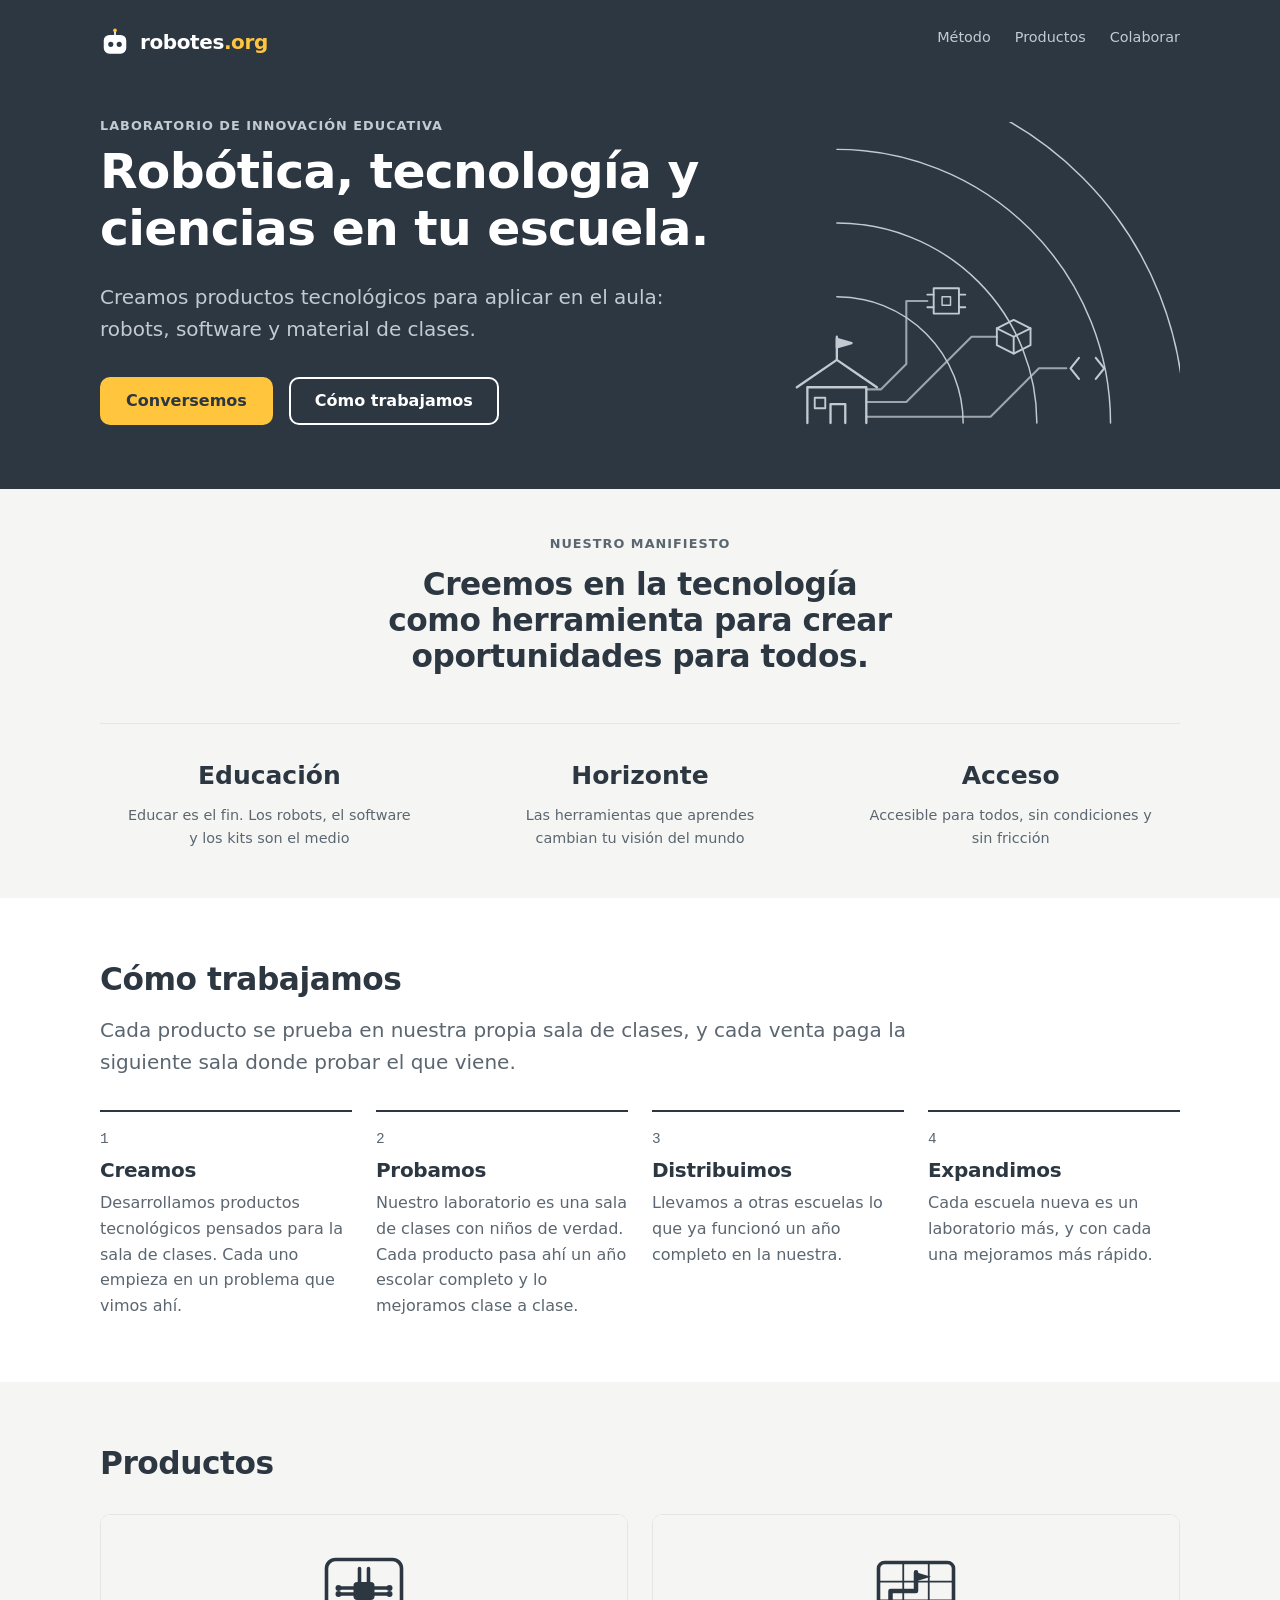
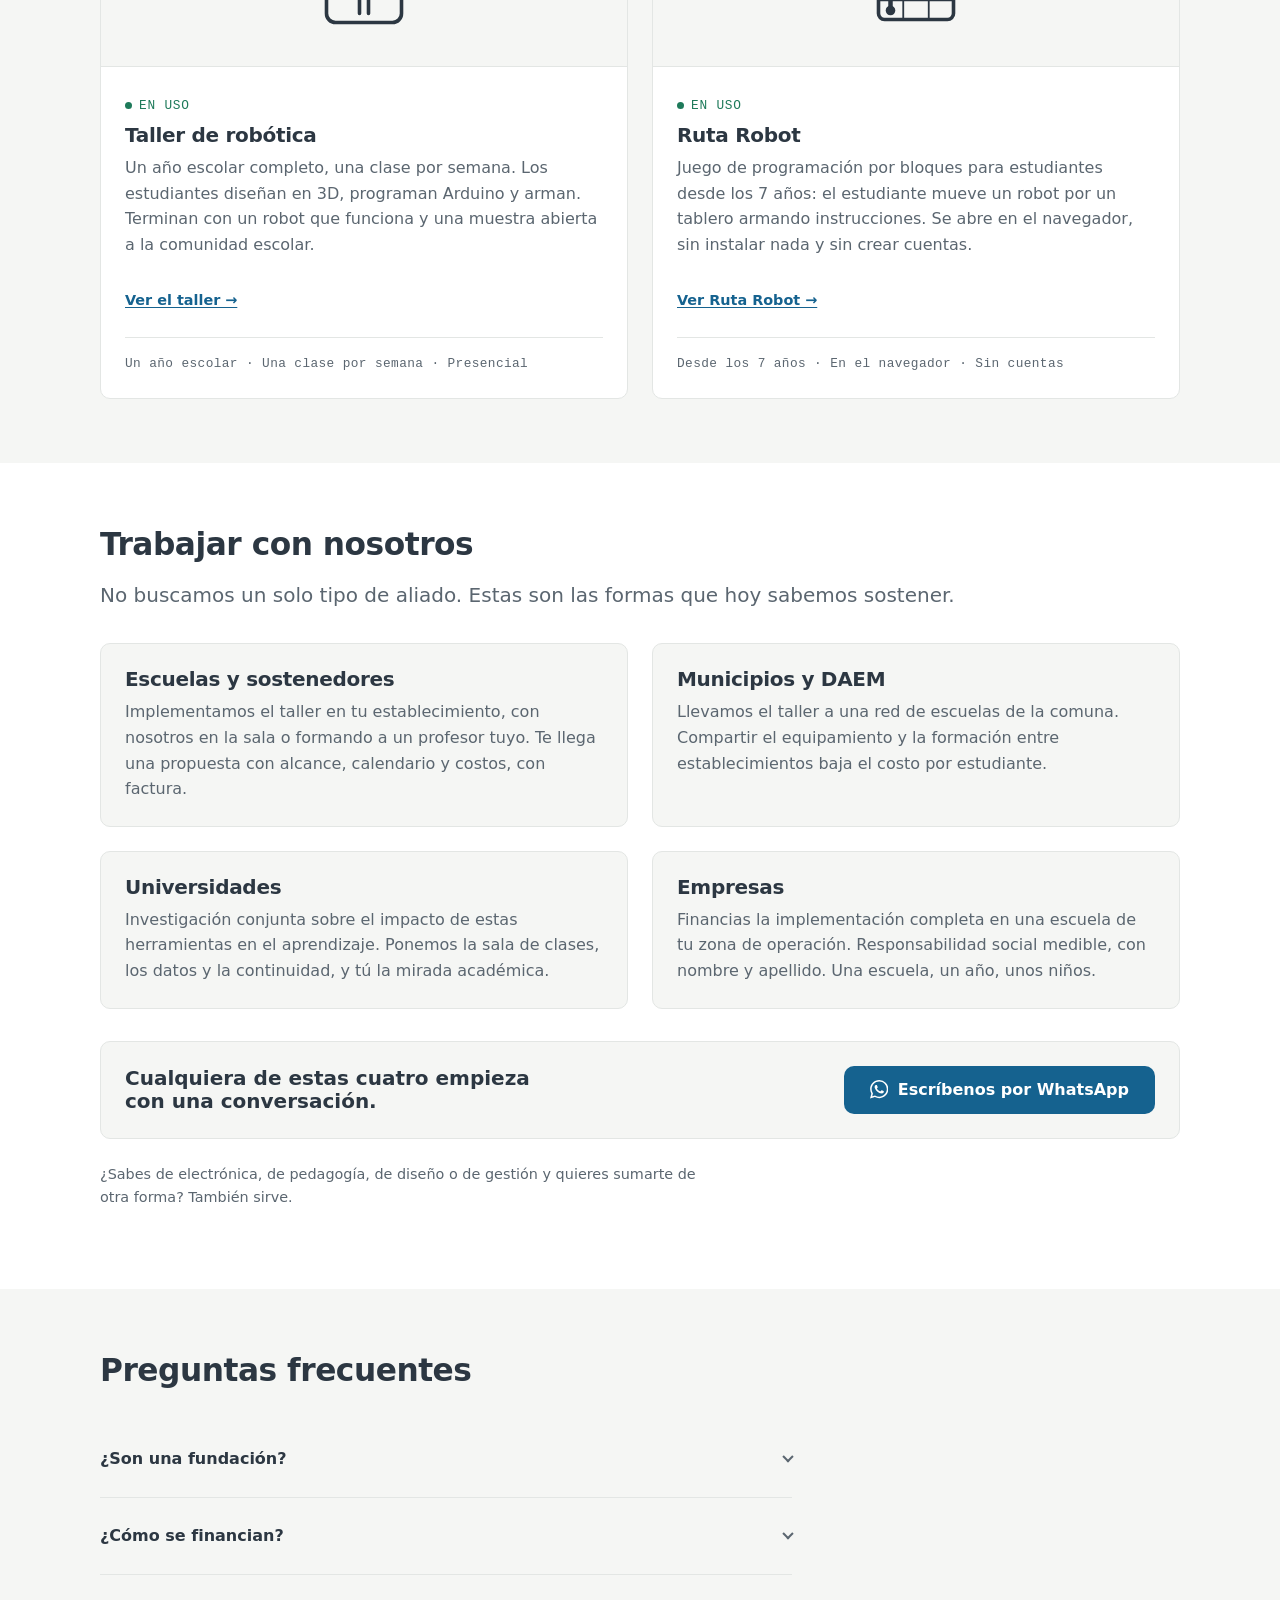
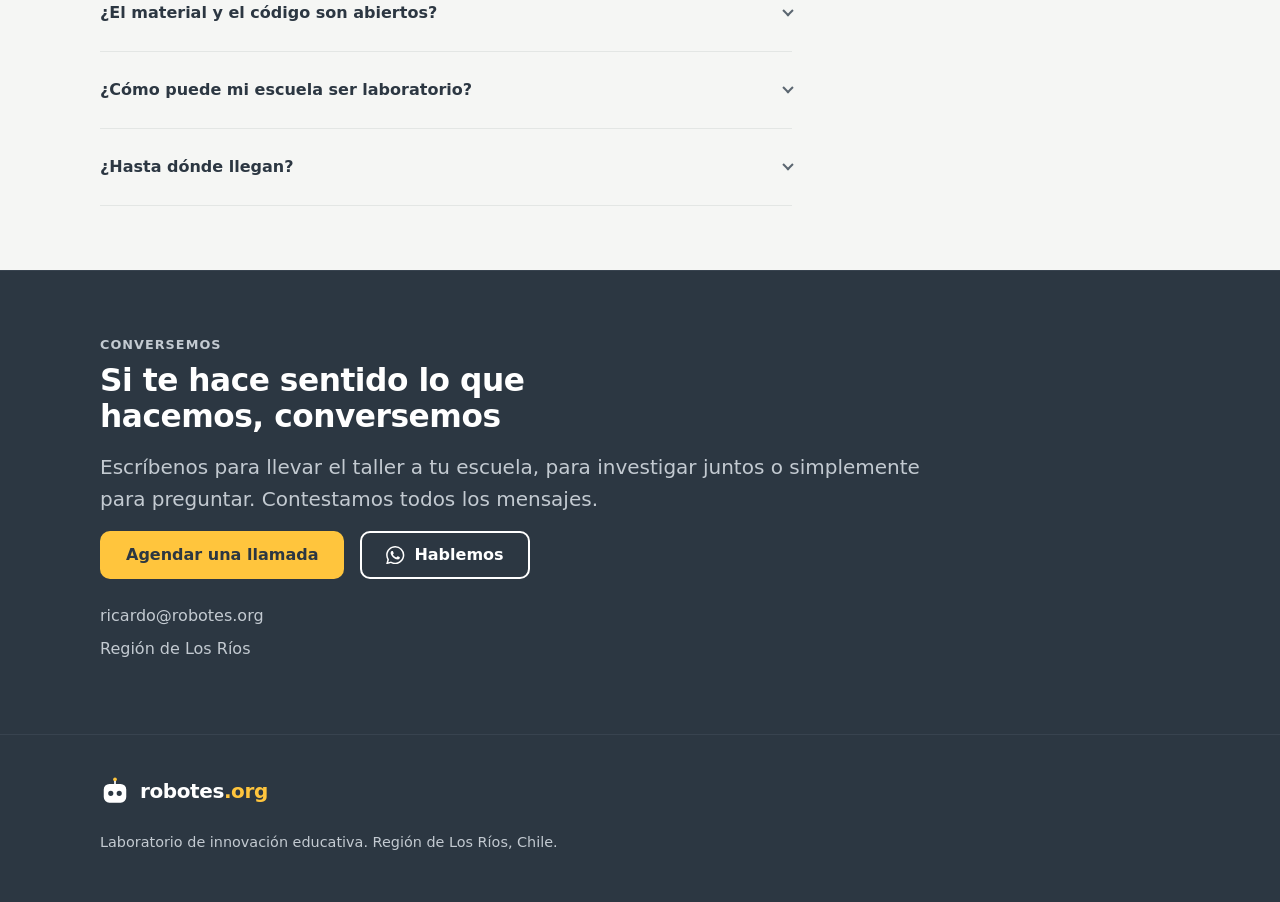
<file: index.html>
<!DOCTYPE html>
<html lang="es-CL">
<head>
<meta charset="UTF-8">
<meta name="viewport" content="width=device-width, initial-scale=1">
<title>robotes.org — Laboratorio de innovación educativa</title>
<meta name="description" content="Creamos productos tecnológicos para aplicar en el aula: robots, software y material de clases. Laboratorio de innovación educativa en el sur de Chile.">
<meta name="theme-color" content="#2c3742">
<!-- Google tag (gtag.js) — medición de visitas del sitio.
     Es la única dependencia externa del sitio y la pidió el fundador en
     septiembre 2026. No va en el juego (rovi.robotes.org): ahí los usuarios
     son niños. -->
<script>
  /* Loaded after the page, so its ~530 KB does not compete with the stylesheets for
     the connection. The gtag() calls below queue in dataLayer until it arrives. */
  window.addEventListener('load', function () {
    var s = document.createElement('script');
    s.async = true;
    s.src = 'https://www.googletagmanager.com/gtag/js?id=G-FMZPN5JJDT';
    document.head.appendChild(s);
  });
</script>
<script>
  window.dataLayer = window.dataLayer || [];
  function gtag(){dataLayer.push(arguments);}
  gtag('js', new Date());

  gtag('config', 'G-FMZPN5JJDT');
</script>

<link rel="icon" href="assets/logo/favicon.svg" type="image/svg+xml">
<link rel="stylesheet" href="assets/tokens.css">
<link rel="stylesheet" href="assets/site.css">

<meta property="og:type" content="website">
<meta property="og:locale" content="es_CL">
<meta property="og:site_name" content="robotes.org">
<meta property="og:title" content="Robótica, tecnología y ciencias en tu escuela">
<meta property="og:description" content="Creamos productos tecnológicos para aplicar en el aula: robots, software y material de clases.">
<meta property="og:image" content="assets/og.png">
<meta property="og:url" content="https://robotes.org/">
<meta name="twitter:card" content="summary_large_image">

</head>
<body>

<a class="skip-link" href="#main">Saltar al contenido</a>

<!-- ── Header + hero ────────────────────────────────────────────────── -->
<header class="dark">
  <div class="wrap">
    <div class="topbar">
      <a class="lockup" href="#" aria-label="robotes.org — inicio">
        <svg viewBox="0 0 64 64" aria-hidden="true" focusable="false">
          <path d="M32 11 V18" stroke="currentColor" stroke-width="3.5" stroke-linecap="round" fill="none"/>
          <circle cx="32" cy="7" r="4" fill="var(--rb-amarillo-chispa)"/>
          <path fill="currentColor" fill-rule="evenodd" d="M20 17 H44 A12 12 0 0 1 56 29 V45 A12 12 0 0 1 44 57 H20 A12 12 0 0 1 8 45 V29 A12 12 0 0 1 20 17 Z
             M28.5 37 A5.5 5.5 0 1 1 17.5 37 A5.5 5.5 0 1 1 28.5 37 Z
             M46.5 37 A5.5 5.5 0 1 1 35.5 37 A5.5 5.5 0 1 1 46.5 37 Z"/>
        </svg>
        <span>robotes<span class="tld">.org</span></span>
      </a>
      <nav aria-label="Secciones">
        <ul class="nav">
          <li><a href="#method">Método</a></li>
          <li><a href="#work">Productos</a></li>
          <li><a href="#collaborate">Colaborar</a></li>
        </ul>
      </nav>
    </div>

    <div class="hero hero-grid" id="main">
      <div>
        <p class="eyebrow">Laboratorio de innovación educativa</p>
        <h1>Robótica, tecnología y ciencias en tu escuela.</h1>
        <p class="lede">
          Creamos productos tecnológicos para aplicar en el aula: robots, software y material
          de clases.
        </p>
        <!-- The call to action is always the conversation, never a scroll. The second
             button is a way into the page, not a competing action. -->
        <div class="actions">
          <a class="btn btn-primary" href="https://calendar.app.google/1uUaTF4TMnLypb5dA"
             target="_blank" rel="noopener noreferrer"
             aria-label="Conversemos: agendar una llamada (se abre en una pestaña nueva)">Conversemos</a>
          <a class="btn btn-secondary" href="#method">Cómo trabajamos</a>
        </div>
      </div>

      <div class="hero-art" aria-hidden="true">
        <!-- viewBox recortado a 288 de alto: bajo la base de la escuela (y=286) el
               lienzo tenía 34 unidades vacías, así que la caja quedaba alineada
               con los botones pero el dibujo se veía flotando por encima. -->
        <svg viewBox="0 0 380 288" role="presentation" focusable="false"
             fill="none" stroke="currentColor" stroke-linecap="round" stroke-linejoin="round">

          <!-- Arcos de alcance, centrados en la escuela. -->
          <g class="art-arcs" stroke-width="1.4">
            <path d="M54 166 A120 120 0 0 1 174 286"/>
            <path d="M54 96 A190 190 0 0 1 244 286"/>
            <path d="M54 26 A260 260 0 0 1 314 286"/>
            <path d="M54 -44 A330 330 0 0 1 384 286"/>
          </g>

          <!-- Tres pistas que salen de la escuela hacia una tecnología cada una,
               con codos de placa a 45°. Se abren en abanico para ocupar el alto
               del cuadro y para que cada nodo caiga sobre un arco distinto: la
               tecnología llega más lejos en cada vuelta. -->
          <g opacity="0.75" stroke-width="2">
            <path d="M82 254 H96 L120 230 V170 H140"/>
            <path d="M82 266 H120 L182 204 H206"/>
            <path d="M82 280 H200 L246 234 H272"/>
          </g>

          <!-- Los mismos tres trazados pero recorridos al revés: el pulso nace en
               la tecnología y llega a la escuela, no al contrario. La dirección
               va escrita en el trazado y no en el CSS para que se lea acá.
               pathLength="100" normaliza el guion para que las tres pistas
               tarden lo mismo aunque midan distinto. -->
          <g stroke-width="2.6" stroke-linecap="round">
            <path class="trace-pulse pulse-1" pathLength="100" d="M140 170 H120 V230 L96 254 H82"/>
            <path class="trace-pulse pulse-2" pathLength="100" d="M206 204 H182 L120 266 H82"/>
            <path class="trace-pulse pulse-3" pathLength="100" d="M272 234 H246 L200 280 H82"/>
          </g>

          <!-- La escuela de origen: cuerpo, techo, puerta, ventana y bandera. -->
          <g stroke-width="2.2">
            <path d="M26 286 V252 H82 V286"/>
            <path d="M16 252 L54 226 L92 252"/>
            <path d="M48 286 V268 H62 V286"/>
            <path d="M33 262 H43 V272 H33 Z" stroke-width="1.8"/>
            <path d="M54 226 V204"/>
            <path d="M54 206 L68 210 L54 214 Z" fill="currentColor"/>
          </g>

          <!-- Chip: electrónica y Arduino. -->
          <g stroke-width="1.8">
            <path d="M146 158 H170 V182 H146 Z"/>
            <path d="M146 164 H140 M146 176 H140 M170 164 H176 M170 176 H176"/>
            <path d="M154 166 H162 V174 H154 Z" stroke-width="1.4"/>
          </g>

          <!-- Cubo isométrico: la pieza impresa en 3D. -->
          <g stroke-width="1.8">
            <path d="M222 188 L238 196 L222 204 L206 196 Z"/>
            <path d="M206 196 V212 L222 220 V204"/>
            <path d="M238 196 V212 L222 220"/>
          </g>

          <!-- Chevrones: el código. -->
          <g stroke-width="2">
            <path d="M284 224 L276 234 L284 244"/>
            <path d="M300 224 L308 234 L300 244"/>
          </g>

       </svg>
      </div>
    </div>
  </div>
</header>

<main>

<!-- ── Opening band ─────────────────────────────────────────────────── -->
<section id="lab" class="band">
  <div class="wrap">
    <h2 class="eyebrow credo-label">Nuestro manifiesto</h2>
    <p class="credo">
      Creemos en la tecnología como herramienta para crear oportunidades para todos.
    </p>
    <div class="facts">
      <!-- One clause of the credo each, in its order: la tecnología, como
           herramienta para crear, con oportunidades para todos. Every heading is
           the belief and every label is the evidence for it. -->
      <div>
        <span class="stat">Educación</span>
        <span class="stat-label">Educar es el fin. Los robots, el software y los kits son el medio</span>
      </div>
      <div>
        <span class="stat">Horizonte</span>
        <span class="stat-label">Las herramientas que aprendes cambian tu visión del mundo</span>
      </div>
      <div>
        <span class="stat">Acceso</span>
        <span class="stat-label">Accesible para todos, sin condiciones y sin fricción</span>
      </div>
    </div>
  </div>
</section>

<!-- ── 01 Method ────────────────────────────────────────────────────── -->
<section id="method">
  <div class="wrap">
    <div>
      <h2>Cómo trabajamos</h2>
      <p class="lede muted">
        Cada producto se prueba en nuestra propia sala de clases, y
        cada venta paga la siguiente sala donde probar el que viene.
      </p>

      <ol class="flywheel">
        <li>
          <h3>Creamos</h3>
          <p class="muted">
            Desarrollamos productos tecnológicos pensados para la sala de clases. Cada uno
            empieza en un problema que vimos ahí.
          </p>
        </li>
        <li>
          <h3>Probamos</h3>
          <p class="muted">
            Nuestro laboratorio es una sala de clases con niños de verdad. Cada producto pasa
            ahí un año escolar completo y lo mejoramos clase a clase.
          </p>
        </li>
        <li>
          <h3>Distribuimos</h3>
          <p class="muted">
            Llevamos a otras escuelas lo que ya funcionó un año completo en la nuestra.
          </p>
        </li>
        <li>
          <h3>Expandimos</h3>
          <p class="muted">
            Cada escuela nueva es un laboratorio más, y con cada una mejoramos más rápido.
          </p>
        </li>
      </ol>
    </div>
  </div>
</section>

<!-- ── 02 Work ──────────────────────────────────────────────────────── -->
<section id="work" class="band">
  <div class="wrap">
    <div>
      <h2>Productos</h2>

      <div class="grid grid-2">
        <article class="card product">
          <!-- Placa: chip al centro y pistas hacia los bordes. -->
          <div class="product-art">
            <svg viewBox="0 0 64 64" aria-hidden="true" focusable="false" fill="none"
                 stroke="currentColor" stroke-width="2.4" stroke-linecap="round">
              <rect x="7" y="11" width="50" height="42" rx="6"/>
              <rect x="25" y="26" width="14" height="12" rx="2.5" fill="currentColor" stroke="none"/>
              <path d="M25 30 H15 M25 34 H15 M39 30 H49 M39 34 H49 M29 26 V17 M35 26 V17 M29 38 V47 M35 38 V47"/>
              <circle cx="15" cy="30" r="2" fill="currentColor" stroke="none"/>
              <circle cx="15" cy="34" r="2" fill="currentColor" stroke="none"/>
              <circle cx="49" cy="30" r="2" fill="currentColor" stroke="none"/>
              <circle cx="49" cy="34" r="2" fill="currentColor" stroke="none"/>
            </svg>
          </div>
          <div class="product-body">
            <span class="status status-live">En uso</span>
            <h3>Taller de robótica</h3>
            <p class="muted">
              Un año escolar completo, una clase por semana. Los estudiantes diseñan en 3D,
              programan Arduino y arman. Terminan con un robot que funciona y una
              muestra abierta a la comunidad escolar.
            </p>
            <p><a class="product-link" href="taller.html">Ver el taller &#8594;</a></p>
            <p class="product-meta">Un año escolar · Una clase por semana · Presencial</p>
          </div>
        </article>

        <article class="card product">
          <!-- Tablero: la ruta del robot y la bandera de llegada. -->
          <div class="product-art">
            <svg viewBox="0 0 64 64" aria-hidden="true" focusable="false" fill="none"
                 stroke="currentColor" stroke-width="2.4" stroke-linecap="round" stroke-linejoin="round">
              <rect x="7" y="13" width="50" height="38" rx="4"/>
              <path d="M23.5 13 V51 M40.5 13 V51 M7 25.7 H57 M7 38.3 H57" stroke-width="1.2"/>
              <path d="M15 45 V32 H32 V19.5" stroke-width="3"/>
              <circle cx="15" cy="45" r="3.2" fill="currentColor" stroke="none"/>
              <path d="M32 19.5 L42 22.5 L32 25.5 Z" fill="currentColor" stroke="none"/>
            </svg>
          </div>
          <div class="product-body">
            <span class="status status-live">En uso</span>
            <h3>Ruta Robot</h3>
            <p class="muted">
              Juego de programación por bloques para estudiantes desde los 7 años: el estudiante mueve un robot
              por un tablero armando instrucciones. Se abre en el navegador, sin instalar nada y
              sin crear cuentas.
            </p>
            <p><a class="product-link" href="ruta-robot.html">Ver Ruta Robot &#8594;</a></p>
            <p class="product-meta">Desde los 7 años · En el navegador · Sin cuentas</p>
          </div>
        </article>

        <article class="card product product-soon" hidden>
          <!-- Ventana con una lista: la herramienta que usa el profesor. -->
          <div class="product-art">
            <svg viewBox="0 0 64 64" aria-hidden="true" focusable="false" fill="none"
                 stroke="currentColor" stroke-width="2.4" stroke-linecap="round">
              <rect x="7" y="12" width="50" height="40" rx="5"/>
              <path d="M7 22 H57"/>
              <circle cx="14" cy="17" r="1.6" fill="currentColor" stroke="none"/>
              <circle cx="20" cy="17" r="1.6" fill="currentColor" stroke="none"/>
              <path d="M15 31 H30 M15 39 H26" stroke-width="3"/>
              <path d="M37 29.5 L40.5 33 L47 26.5 M37 41.5 L40.5 45 L47 38.5"/>
            </svg>
          </div>
          <div class="product-body">
            <span class="status">Pronto</span>
            <h3>Software de apoyo</h3>
            <p class="muted">
              Herramientas para llevar el taller dentro de la sala: planificación,
              seguimiento de cada estudiante y la evidencia que la escuela necesita al
              cierre, en un solo lugar.
            </p>
            <p><a class="product-link" href="software.html">Ver el software &#8594;</a></p>
            <p class="product-meta">En desarrollo</p>
          </div>
        </article>

        <article class="card product product-soon" hidden>
          <!-- Caja abierta con una pieza asomando. -->
          <div class="product-art">
            <svg viewBox="0 0 64 64" aria-hidden="true" focusable="false" fill="none"
                 stroke="currentColor" stroke-width="2.4" stroke-linecap="round" stroke-linejoin="round">
              <path d="M10 27 L32 19 L54 27 L32 35 Z"/>
              <path d="M10 27 V44 L32 52 L54 44 V27"/>
              <path d="M32 35 V52" stroke-width="1.6"/>
              <path d="M32 19 V11 M26 14 L32 11 L38 14" stroke-width="2.4"/>
            </svg>
          </div>
          <div class="product-body">
            <span class="status">Pronto</span>
            <h3>Kit de robótica</h3>
            <p class="muted">
              El kit que usamos en nuestro taller, documentado y listo para comprar: placa,
              sensores, motores, piezas impresas en 3D y los repuestos que un taller real
              termina necesitando.
            </p>
            <p><a class="product-link" href="kit.html">Ver el kit &#8594;</a></p>
            <p class="product-meta">Arduino + impresión 3D · Por equipo</p>
          </div>
        </article>
      </div>
    </div>
  </div>
</section>

<!-- ── 06 Collaborate ───────────────────────────────────────────────── -->
<section id="collaborate">
  <div class="wrap">
    <div>
      <h2>Trabajar con nosotros</h2>
      <p class="lede muted">
        No buscamos un solo tipo de aliado. Estas son las formas que hoy sabemos sostener.
      </p>

      <div class="grid grid-2">
        <article class="card">
          <div class="card-body">
            <h3>Escuelas y sostenedores</h3>
            <p class="muted">
              Implementamos el taller en tu establecimiento, con nosotros en la sala o
              formando a un profesor tuyo. Te llega una propuesta con alcance, calendario y
              costos, con factura.
            </p>
          </div>
        </article>
        <article class="card">
          <div class="card-body">
            <h3>Municipios y DAEM</h3>
            <p class="muted">
              Llevamos el taller a una red de escuelas de la comuna. Compartir el
              equipamiento y la formación entre establecimientos baja el costo por
              estudiante.
            </p>
          </div>
        </article>
        <article class="card">
          <div class="card-body">
            <h3>Universidades</h3>
            <p class="muted">
              Investigación conjunta sobre el impacto de estas herramientas en el
              aprendizaje. Ponemos la sala de clases, los datos y la continuidad, y tú la
              mirada académica.
            </p>
          </div>
        </article>
        <article class="card">
          <div class="card-body">
            <h3>Empresas</h3>
            <p class="muted">
              Financias la implementación completa en una escuela de tu zona de operación.
              Responsabilidad social medible, con nombre y apellido. Una escuela, un año,
              unos niños.
            </p>
          </div>
        </article>
      </div>

      <!-- The button closes the four cards, so the invitation has to speak to all four.
           On its own it hung off the volunteer note with nothing under it. -->
      <div class="cta-panel">
        <p>Cualquiera de estas cuatro empieza con una conversación.</p>
        <a class="btn btn-primary"
           href="https://wa.me/56979526471?text=Hola%2C%20te%20escribo%20desde%20robotes.org"
           target="_blank" rel="noopener noreferrer"
           aria-label="Escríbenos por WhatsApp (se abre en una pestaña nueva)">
          <svg viewBox="0 0 24 24" width="20" height="20" aria-hidden="true" focusable="false" fill="currentColor">
            <path d="M17.472 14.382c-.297-.149-1.758-.867-2.03-.967-.273-.099-.471-.148-.67.15-.197.297-.767.966-.94 1.164-.173.199-.347.223-.644.075-.297-.15-1.255-.463-2.39-1.475-.883-.788-1.48-1.761-1.653-2.059-.173-.297-.018-.458.13-.606.134-.133.298-.347.446-.52.149-.174.198-.298.298-.497.099-.198.05-.371-.025-.52-.075-.149-.669-1.612-.916-2.207-.242-.579-.487-.5-.669-.51-.173-.008-.371-.01-.57-.01-.198 0-.52.074-.792.372-.272.297-1.04 1.016-1.04 2.479 0 1.462 1.065 2.875 1.213 3.074.149.198 2.096 3.2 5.077 4.487.709.306 1.262.489 1.694.625.712.227 1.36.195 1.871.118.571-.085 1.758-.719 2.006-1.413.248-.694.248-1.289.173-1.413-.074-.124-.272-.198-.57-.347m-5.421 7.403h-.004a9.87 9.87 0 0 1-5.031-1.378l-.361-.214-3.741.982.998-3.648-.235-.374a9.86 9.86 0 0 1-1.51-5.26c.001-5.45 4.436-9.884 9.888-9.884 2.64 0 5.122 1.03 6.988 2.898a9.825 9.825 0 0 1 2.893 6.994c-.003 5.45-4.437 9.884-9.885 9.884m8.413-18.297A11.815 11.815 0 0 0 12.05 0C5.495 0 .16 5.335.157 11.892c0 2.096.547 4.142 1.588 5.945L.057 24l6.305-1.654a11.882 11.882 0 0 0 5.683 1.448h.005c6.554 0 11.89-5.335 11.893-11.893a11.821 11.821 0 0 0-3.48-8.413Z"/>
          </svg>
          Escríbenos por WhatsApp</a>
      </div>

      <p class="muted footnote">
        ¿Sabes de electrónica, de pedagogía, de diseño o de gestión y quieres sumarte de otra
        forma? También sirve.
      </p>
    </div>
  </div>
</section>

<!-- ── FAQ ──────────────────────────────────────────────────────────── -->
<section id="faq" class="band">
  <div class="wrap">
    <div class="prose">
      <h2>Preguntas frecuentes</h2>

      <div class="faq">
        <details>
          <summary>¿Son una fundación?</summary>
          <p class="muted">
            Todos los ingresos los reinvertimos en los talleres de robótica y productos de
            acceso gratuito.
          </p>
        </details>
        <details>
          <summary>¿Cómo se financian?</summary>
          <p class="muted">
            Con lo que facturamos por implementar el taller y por los servicios asociados.
            Es un crecimiento lento y sostenido, y por eso seguimos aquí.
          </p>
        </details>
        <details>
          <summary>¿El material y el código son abiertos?</summary>
          <p class="muted">
            Esa es la intención y el orden ya está decidido, primero el kit y después el
            currículum del taller. Todavía no está publicado, y lo anunciamos acá cuando lo
            esté.
          </p>
        </details>
        <details>
          <summary>¿Cómo puede mi escuela ser laboratorio?</summary>
          <p class="muted">
            Escribiéndonos. Un establecimiento colaborador prueba cosas antes de que existan
            y recibe equipamiento en comodato, licencias y formación. Se firma un convenio, y
            esa colaboración es independiente de cualquier compra.
          </p>
        </details>
        <details>
          <summary>¿Hasta dónde llegan?</summary>
          <p class="muted">
            El taller presencial llega hasta donde alcanzamos a ir y volver el mismo día.
            La formación de profesores, el material y el software llegan a cualquier parte.
            Si tu escuela queda lejos, escríbenos y vemos qué modalidad se sostiene.
          </p>
        </details>
      </div>
    </div>
  </div>
</section>

<!-- ── Closing ──────────────────────────────────────────────────────── -->
<section id="contact" class="dark closing">
  <div class="wrap">
    <p class="eyebrow">Conversemos</p>
    <h2>Si te hace sentido lo que hacemos, conversemos</h2>
    <p class="lede muted">
      Escríbenos para llevar el taller a tu escuela, para investigar juntos o simplemente
      para preguntar. Contestamos todos los mensajes.
    </p>

    <div class="actions">
      <a class="btn btn-primary" href="https://calendar.app.google/1uUaTF4TMnLypb5dA"
         target="_blank" rel="noopener noreferrer"
         aria-label="Agendar una llamada (se abre en una pestaña nueva)">Agendar una llamada</a>
      <a class="btn btn-secondary" href="https://wa.me/56979526471?text=Hola%2C%20te%20escribo%20desde%20robotes.org"
         target="_blank" rel="noopener noreferrer"
         aria-label="Hablemos por WhatsApp (se abre en una pestaña nueva)">
        <svg viewBox="0 0 24 24" width="20" height="20" aria-hidden="true" focusable="false" fill="currentColor"><path d="M17.472 14.382c-.297-.149-1.758-.867-2.03-.967-.273-.099-.471-.148-.67.15-.197.297-.767.966-.94 1.164-.173.199-.347.223-.644.075-.297-.15-1.255-.463-2.39-1.475-.883-.788-1.48-1.761-1.653-2.059-.173-.297-.018-.458.13-.606.134-.133.298-.347.446-.52.149-.174.198-.298.298-.497.099-.198.05-.371-.025-.52-.075-.149-.669-1.612-.916-2.207-.242-.579-.487-.5-.669-.51-.173-.008-.371-.01-.57-.01-.198 0-.52.074-.792.372-.272.297-1.04 1.016-1.04 2.479 0 1.462 1.065 2.875 1.213 3.074.149.198 2.096 3.2 5.077 4.487.709.306 1.262.489 1.694.625.712.227 1.36.195 1.871.118.571-.085 1.758-.719 2.006-1.413.248-.694.248-1.289.173-1.413-.074-.124-.272-.198-.57-.347m-5.421 7.403h-.004a9.87 9.87 0 0 1-5.031-1.378l-.361-.214-3.741.982.998-3.648-.235-.374a9.86 9.86 0 0 1-1.51-5.26c.001-5.45 4.436-9.884 9.888-9.884 2.64 0 5.122 1.03 6.988 2.898a9.825 9.825 0 0 1 2.893 6.994c-.003 5.45-4.437 9.884-9.885 9.884m8.413-18.297A11.815 11.815 0 0 0 12.05 0C5.495 0 .16 5.335.157 11.892c0 2.096.547 4.142 1.588 5.945L.057 24l6.305-1.654a11.882 11.882 0 0 0 5.683 1.448h.005c6.554 0 11.89-5.335 11.893-11.893a11.821 11.821 0 0 0-3.48-8.413Z"/></svg>
        Hablemos</a>
    </div>

    <ul class="contact muted">
      <li>ricardo@robotes.org</li>
      <li>Región de Los Ríos</li>
    </ul>
  </div>
</section>

</main>

<footer>
  <div class="wrap">
    <span class="lockup">
      <svg viewBox="0 0 64 64" aria-hidden="true" focusable="false">
        <path d="M32 11 V18" stroke="currentColor" stroke-width="3.5" stroke-linecap="round" fill="none"/>
        <circle cx="32" cy="7" r="4" fill="var(--rb-amarillo-chispa)"/>
        <path fill="currentColor" fill-rule="evenodd" d="M20 17 H44 A12 12 0 0 1 56 29 V45 A12 12 0 0 1 44 57 H20 A12 12 0 0 1 8 45 V29 A12 12 0 0 1 20 17 Z
           M28.5 37 A5.5 5.5 0 1 1 17.5 37 A5.5 5.5 0 1 1 28.5 37 Z
           M46.5 37 A5.5 5.5 0 1 1 35.5 37 A5.5 5.5 0 1 1 46.5 37 Z"/>
      </svg>
      <span>robotes<span class="tld">.org</span></span>
    </span>
    <p>Laboratorio de innovación educativa. Región de Los Ríos, Chile.</p>
  </div>
</footer>

<script src="assets/hero-stars.js" defer></script>

</body>
</html>
</file>
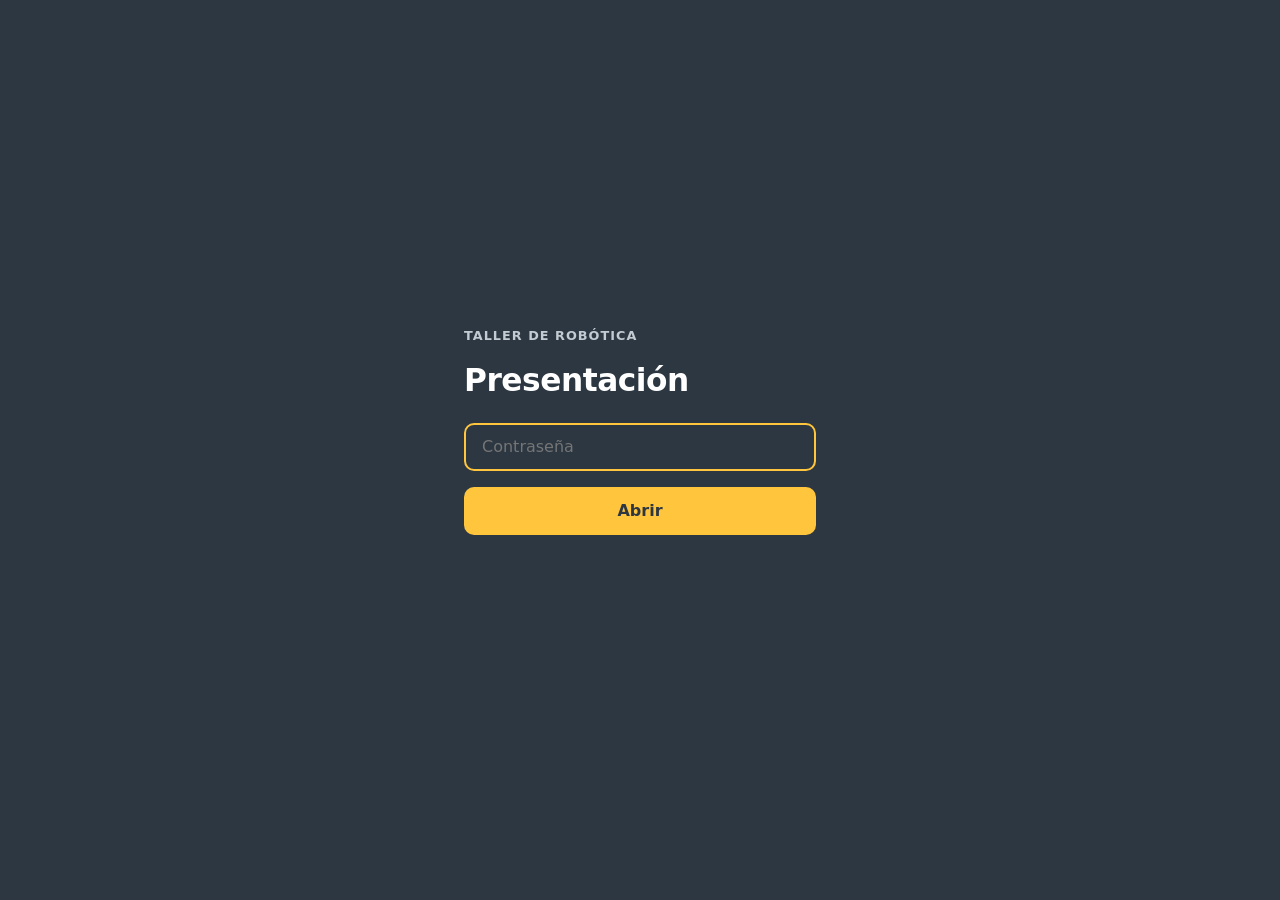
<file: ppt/index.html>
<!DOCTYPE html>
<html lang="es">
<head>
<meta charset="UTF-8">
<meta name="viewport" content="width=device-width, initial-scale=1, viewport-fit=cover">
<meta name="robots" content="noindex, nofollow">
<title>Presentación</title>
<link rel="icon" href="../assets/logo/favicon.svg" type="image/svg+xml">
<!-- Generated by ~/presentacion/publish-web.mjs from web/unlock.html. Do not edit here. -->
<link rel="stylesheet" href="../assets/tokens.css">
<style>
  :root {
    --bg: var(--rb-pizarra);
    --text: var(--rb-blanco);
    --text-2: var(--rb-bruma);
    --line: color-mix(in srgb, var(--rb-blanco) 22%, transparent);
  }
  * { box-sizing: border-box; }
  html, body { height: 100%; margin: 0; }
  body {
    display: grid; place-items: center;
    padding: var(--rb-space-3);
    background: var(--bg); color: var(--text);
    font-family: var(--rb-font-texto);
    line-height: var(--rb-leading-texto);
  }
  form { width: min(100%, 22rem); display: grid; gap: var(--rb-space-2); }
  .eyebrow {
    margin: 0;
    font-family: var(--rb-font-titulo); font-weight: 600;
    font-size: var(--rb-text-xs); letter-spacing: 0.08em; text-transform: uppercase;
    color: var(--text-2);
  }
  h1 {
    margin: 0 0 var(--rb-space-1);
    font-family: var(--rb-font-titulo); font-weight: 600;
    font-size: var(--rb-text-2xl); line-height: var(--rb-leading-titulo);
    letter-spacing: -0.015em;
  }
  input, button {
    min-height: 48px; width: 100%;
    border-radius: var(--rb-radio);
    font: inherit; font-size: var(--rb-text-base);
  }
  input {
    padding: 0 var(--rb-space-2);
    background: transparent; color: var(--text);
    border: 2px solid var(--line);
  }
  input:focus-visible { outline: none; border-color: var(--rb-amarillo-chispa); }
  button {
    border: 0; cursor: pointer;
    font-family: var(--rb-font-titulo); font-weight: 600;
    background: var(--rb-amarillo-chispa); color: var(--rb-pizarra);
  }
  button:hover { background: var(--rb-blanco); }
  button:disabled { opacity: 0.6; cursor: progress; }
  #status { min-height: 1.6em; margin: 0; color: var(--text-2); font-size: var(--rb-text-sm); }
</style>
</head>
<body>
<form id="unlock" autocomplete="off">
  <p class="eyebrow">Taller de Robótica</p>
  <h1>Presentación</h1>
  <input id="password" type="password" placeholder="Contraseña" aria-label="Contraseña" autofocus required>
  <button id="open" type="submit">Abrir</button>
  <p id="status" role="status"></p>
</form>

<script>
(function () {
  "use strict";

  // Everything under data/ is AES-GCM ciphertext: 12-byte IV followed by the
  // sealed bytes. The key comes from the password via PBKDF2; the salt and the
  // iteration count are public and live in data/meta.json.
  var form = document.getElementById("unlock");
  var input = document.getElementById("password");
  var button = document.getElementById("open");
  var status = document.getElementById("status");

  function fetchBytes(path) {
    return fetch(path, { cache: "no-cache" }).then(function (r) {
      if (!r.ok) throw new Error("fetch " + path + " " + r.status);
      return r.arrayBuffer();
    });
  }

  function b64ToBytes(b64) {
    var bin = atob(b64), out = new Uint8Array(bin.length);
    for (var i = 0; i < bin.length; i++) out[i] = bin.charCodeAt(i);
    return out;
  }

  function deriveKey(password, meta) {
    var enc = new TextEncoder().encode(password);
    return crypto.subtle.importKey("raw", enc, "PBKDF2", false, ["deriveBits"])
      .then(function (base) {
        return crypto.subtle.deriveBits(
          { name: "PBKDF2", hash: "SHA-256", salt: b64ToBytes(meta.salt), iterations: meta.iterations },
          base, 512);
      })
      .then(function (bits) {
        // First half is the AES key; the second half only matters to the build script.
        return crypto.subtle.importKey("raw", bits.slice(0, 32), "AES-GCM", false, ["decrypt"]);
      });
  }

  function open(key, buf) {
    return crypto.subtle.decrypt(
      { name: "AES-GCM", iv: new Uint8Array(buf, 0, 12) }, key, new Uint8Array(buf, 12));
  }

  form.addEventListener("submit", function (ev) {
    ev.preventDefault();
    button.disabled = true;
    status.textContent = "Abriendo…";
    var key, manifest;

    fetchBytes("data/meta.json")
      .then(function (buf) { return deriveKey(input.value, JSON.parse(new TextDecoder().decode(buf))); })
      .then(function (k) { key = k; return fetchBytes("data/manifest.bin"); })
      .then(function (buf) {
        return open(key, buf).catch(function () { throw new Error("wrong-password"); });
      })
      .then(function (plain) {
        manifest = JSON.parse(new TextDecoder().decode(plain));
        var done = 0, total = manifest.media.length;
        status.textContent = "Cargando fotos y videos… 0 de " + total;
        return Promise.all(manifest.media.map(function (m) {
          return fetchBytes("data/" + m.id + ".bin")
            .then(function (buf) { return open(key, buf); })
            .then(function (plain) {
              done++;
              status.textContent = "Cargando fotos y videos… " + done + " de " + total;
              // The player picks photo vs. video by extension, so the blob URL
              // carries one in its fragment.
              return URL.createObjectURL(new Blob([plain], { type: m.mime })) + "#m." + m.ext;
            });
        }));
      })
      .then(function (urls) {
        var html = manifest.html.replace("\"__PPT_MEDIA__\"", JSON.stringify(urls));
        document.open();
        document.write(html);
        document.close();
      })
      .catch(function (err) {
        button.disabled = false;
        input.select();
        status.textContent = err.message === "wrong-password"
          ? "La contraseña no coincide. Prueba de nuevo."
          : "No pude cargar la presentación. Revisa la conexión y prueba de nuevo.";
        if (err.message !== "wrong-password") console.error(err);
      });
  });
})();
</script>
</body>
</html>
</file>
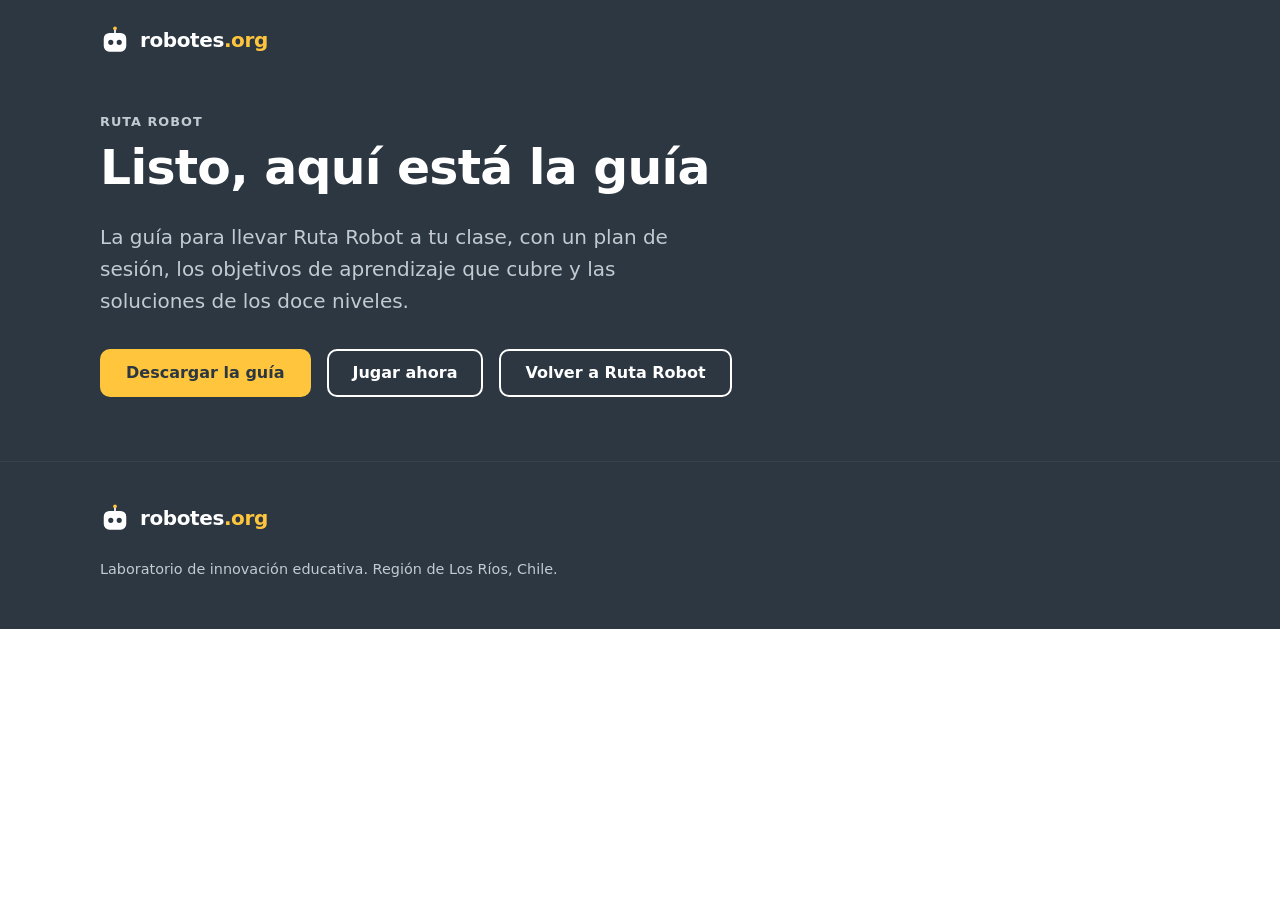
<file: gracias.html>
<!DOCTYPE html>
<html lang="es-CL">
<head>
<meta charset="UTF-8">
<meta name="viewport" content="width=device-width, initial-scale=1">
<title>Gracias — robotes.org</title>
<meta name="robots" content="noindex">
<meta name="theme-color" content="#2c3742">
<!-- Google tag (gtag.js) — medición de visitas del sitio.
     Es la única dependencia externa del sitio y la pidió el fundador en
     septiembre 2026. No va en el juego (rovi.robotes.org): ahí los usuarios
     son niños. -->
<script>
  /* Loaded after the page, so its ~530 KB does not compete with the stylesheets for
     the connection. The gtag() calls below queue in dataLayer until it arrives. */
  window.addEventListener('load', function () {
    var s = document.createElement('script');
    s.async = true;
    s.src = 'https://www.googletagmanager.com/gtag/js?id=G-FMZPN5JJDT';
    document.head.appendChild(s);
  });
</script>
<script>
  window.dataLayer = window.dataLayer || [];
  function gtag(){dataLayer.push(arguments);}
  gtag('js', new Date());

  gtag('config', 'G-FMZPN5JJDT');
</script>

<link rel="icon" href="assets/logo/favicon.svg" type="image/svg+xml">
<link rel="stylesheet" href="assets/tokens.css">
<link rel="stylesheet" href="assets/site.css">
</head>
<body>

<a class="skip-link" href="#main">Saltar al contenido</a>

<header class="dark">
  <div class="wrap">
    <div class="topbar">
      <a class="lockup" href="index.html" aria-label="robotes.org — inicio">
        <svg viewBox="0 0 64 64" aria-hidden="true" focusable="false">
          <path d="M32 11 V18" stroke="currentColor" stroke-width="3.5" stroke-linecap="round" fill="none"/>
          <circle cx="32" cy="7" r="4" fill="var(--rb-amarillo-chispa)"/>
          <path fill="currentColor" fill-rule="evenodd" d="M20 17 H44 A12 12 0 0 1 56 29 V45 A12 12 0 0 1 44 57 H20 A12 12 0 0 1 8 45 V29 A12 12 0 0 1 20 17 Z
             M28.5 37 A5.5 5.5 0 1 1 17.5 37 A5.5 5.5 0 1 1 28.5 37 Z
             M46.5 37 A5.5 5.5 0 1 1 35.5 37 A5.5 5.5 0 1 1 46.5 37 Z"/>
        </svg>
        <span>robotes<span class="tld">.org</span></span>
      </a>
    </div>

    <div class="hero" id="main">
      <p class="eyebrow">Ruta Robot</p>
      <h1>Listo, aquí está la guía</h1>
      <p class="lede">
        La guía para llevar Ruta Robot a tu clase, con un plan de sesión, los objetivos de
        aprendizaje que cubre y las soluciones de los doce niveles.
      </p>
      <div class="actions">
        <!-- Generated in juego-bloques on every push to master; see its CLAUDE.md. -->
        <a class="btn btn-primary" href="https://rovi.robotes.org/GUIA-PROFESOR.pdf"
           target="_blank" rel="noopener noreferrer"
           aria-label="Descargar la guía en PDF (se abre en una pestaña nueva)">Descargar la guía</a>
        <a class="btn btn-secondary" href="https://rovi.robotes.org"
           target="_blank" rel="noopener noreferrer"
           aria-label="Jugar ahora (se abre en una pestaña nueva)">Jugar ahora</a>
        <a class="btn btn-secondary" href="ruta-robot.html">Volver a Ruta Robot</a>
      </div>
    </div>
  </div>
</header>

<footer>
  <div class="wrap">
    <span class="lockup">
      <svg viewBox="0 0 64 64" aria-hidden="true" focusable="false">
        <path d="M32 11 V18" stroke="currentColor" stroke-width="3.5" stroke-linecap="round" fill="none"/>
        <circle cx="32" cy="7" r="4" fill="var(--rb-amarillo-chispa)"/>
        <path fill="currentColor" fill-rule="evenodd" d="M20 17 H44 A12 12 0 0 1 56 29 V45 A12 12 0 0 1 44 57 H20 A12 12 0 0 1 8 45 V29 A12 12 0 0 1 20 17 Z
           M28.5 37 A5.5 5.5 0 1 1 17.5 37 A5.5 5.5 0 1 1 28.5 37 Z
           M46.5 37 A5.5 5.5 0 1 1 35.5 37 A5.5 5.5 0 1 1 46.5 37 Z"/>
      </svg>
      <span>robotes<span class="tld">.org</span></span>
    </span>
    <p>Laboratorio de innovación educativa. Región de Los Ríos, Chile.</p>
  </div>
</footer>

</body>
</html>
</file>
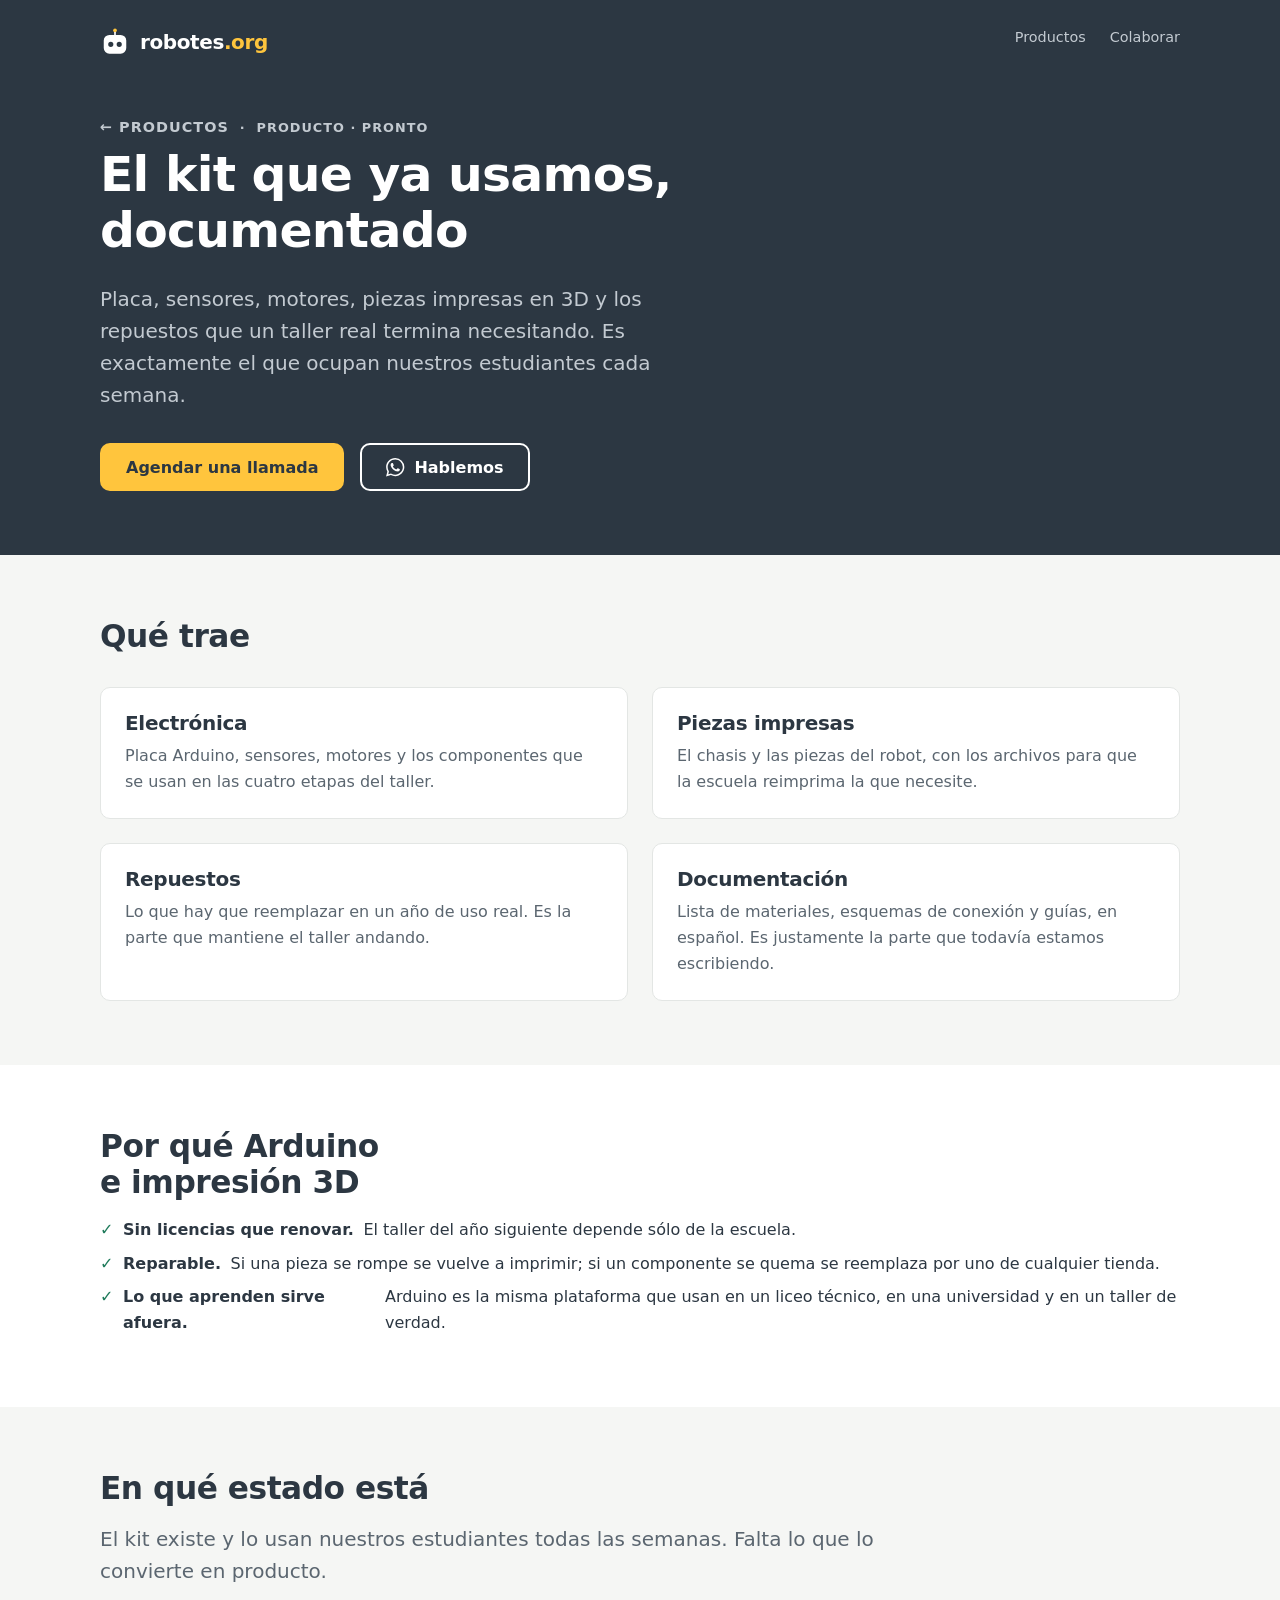
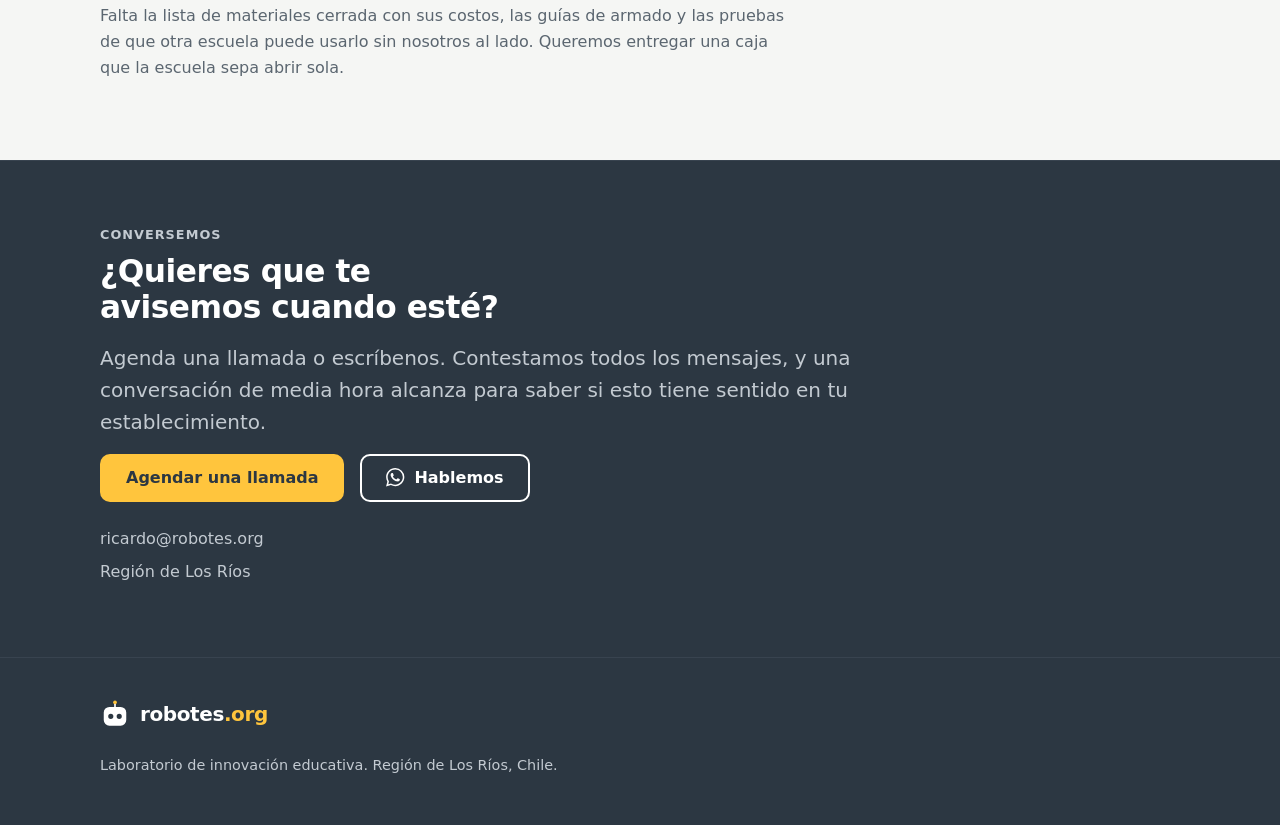
<file: kit.html>
<!DOCTYPE html>
<html lang="es-CL">
<head>
<meta charset="UTF-8">
<meta name="viewport" content="width=device-width, initial-scale=1">
<title>Kit de robótica — robotes.org</title>
<meta name="description" content="El kit que usamos en nuestro taller: Arduino, sensores, motores y piezas impresas en 3D. En preparación para venderse documentado.">
<meta name="theme-color" content="#2c3742">
<!-- Google tag (gtag.js) — medición de visitas del sitio.
     Es la única dependencia externa del sitio y la pidió el fundador en
     septiembre 2026. No va en el juego (rovi.robotes.org): ahí los usuarios
     son niños. -->
<script>
  /* Loaded after the page, so its ~530 KB does not compete with the stylesheets for
     the connection. The gtag() calls below queue in dataLayer until it arrives. */
  window.addEventListener('load', function () {
    var s = document.createElement('script');
    s.async = true;
    s.src = 'https://www.googletagmanager.com/gtag/js?id=G-FMZPN5JJDT';
    document.head.appendChild(s);
  });
</script>
<script>
  window.dataLayer = window.dataLayer || [];
  function gtag(){dataLayer.push(arguments);}
  gtag('js', new Date());

  gtag('config', 'G-FMZPN5JJDT');
</script>

<link rel="icon" href="assets/logo/favicon.svg" type="image/svg+xml">
<link rel="stylesheet" href="assets/tokens.css">
<link rel="stylesheet" href="assets/site.css">

<meta property="og:type" content="website">
<meta property="og:locale" content="es_CL">
<meta property="og:site_name" content="robotes.org">
<meta property="og:title" content="Kit de robótica">
<meta property="og:description" content="El kit que usamos en nuestro taller: Arduino, sensores, motores y piezas impresas en 3D. En preparación para venderse documentado.">
<meta property="og:image" content="assets/og.png">
<meta name="twitter:card" content="summary_large_image">
</head>
<body>

<a class="skip-link" href="#main">Saltar al contenido</a>

<header class="dark">
  <div class="wrap">
    <div class="topbar">
      <a class="lockup" href="index.html" aria-label="robotes.org — inicio">
        <svg viewBox="0 0 64 64" aria-hidden="true" focusable="false">
          <path d="M32 11 V18" stroke="currentColor" stroke-width="3.5" stroke-linecap="round" fill="none"/>
          <circle cx="32" cy="7" r="4" fill="var(--rb-amarillo-chispa)"/>
          <path fill="currentColor" fill-rule="evenodd" d="M20 17 H44 A12 12 0 0 1 56 29 V45 A12 12 0 0 1 44 57 H20 A12 12 0 0 1 8 45 V29 A12 12 0 0 1 20 17 Z
             M28.5 37 A5.5 5.5 0 1 1 17.5 37 A5.5 5.5 0 1 1 28.5 37 Z
             M46.5 37 A5.5 5.5 0 1 1 35.5 37 A5.5 5.5 0 1 1 46.5 37 Z"/>
        </svg>
        <span>robotes<span class="tld">.org</span></span>
      </a>
      <nav aria-label="Secciones">
        <ul class="nav">
          <li><a href="index.html#work">Productos</a></li>
          <li><a href="index.html#collaborate">Colaborar</a></li>
        </ul>
      </nav>
    </div>

    <div class="hero" id="main">
      <p class="eyebrow"><a class="back" href="index.html#work">&#8592; Productos</a> &nbsp;·&nbsp; Producto · pronto</p>
      <h1>El kit que ya usamos, documentado</h1>
      <p class="lede">Placa, sensores, motores, piezas impresas en 3D y los repuestos que un taller real termina necesitando. Es exactamente el que ocupan nuestros estudiantes cada semana.</p>
      <div class="actions">
        <a class="btn btn-primary" href="https://calendar.app.google/1uUaTF4TMnLypb5dA"
           target="_blank" rel="noopener noreferrer"
           aria-label="Agendar una llamada (se abre en una pestaña nueva)">Agendar una llamada</a>
        <a class="btn btn-secondary" href="https://wa.me/56979526471?text=Hola%2C%20te%20escribo%20desde%20robotes.org"
           target="_blank" rel="noopener noreferrer"
           aria-label="Hablemos por WhatsApp (se abre en una pestaña nueva)">
          <svg viewBox="0 0 24 24" width="20" height="20" aria-hidden="true" focusable="false" fill="currentColor"><path d="M17.472 14.382c-.297-.149-1.758-.867-2.03-.967-.273-.099-.471-.148-.67.15-.197.297-.767.966-.94 1.164-.173.199-.347.223-.644.075-.297-.15-1.255-.463-2.39-1.475-.883-.788-1.48-1.761-1.653-2.059-.173-.297-.018-.458.13-.606.134-.133.298-.347.446-.52.149-.174.198-.298.298-.497.099-.198.05-.371-.025-.52-.075-.149-.669-1.612-.916-2.207-.242-.579-.487-.5-.669-.51-.173-.008-.371-.01-.57-.01-.198 0-.52.074-.792.372-.272.297-1.04 1.016-1.04 2.479 0 1.462 1.065 2.875 1.213 3.074.149.198 2.096 3.2 5.077 4.487.709.306 1.262.489 1.694.625.712.227 1.36.195 1.871.118.571-.085 1.758-.719 2.006-1.413.248-.694.248-1.289.173-1.413-.074-.124-.272-.198-.57-.347m-5.421 7.403h-.004a9.87 9.87 0 0 1-5.031-1.378l-.361-.214-3.741.982.998-3.648-.235-.374a9.86 9.86 0 0 1-1.51-5.26c.001-5.45 4.436-9.884 9.888-9.884 2.64 0 5.122 1.03 6.988 2.898a9.825 9.825 0 0 1 2.893 6.994c-.003 5.45-4.437 9.884-9.885 9.884m8.413-18.297A11.815 11.815 0 0 0 12.05 0C5.495 0 .16 5.335.157 11.892c0 2.096.547 4.142 1.588 5.945L.057 24l6.305-1.654a11.882 11.882 0 0 0 5.683 1.448h.005c6.554 0 11.89-5.335 11.893-11.893a11.821 11.821 0 0 0-3.48-8.413Z"/></svg>
          Hablemos</a>
      </div>
    </div>
  </div>
</header>

<main>

<section id="que" class="band">
  <div class="wrap">
    <h2>Qué trae</h2>
    <div class="grid grid-2">
      <article class="card"><div class="card-body">
        <h3>Electrónica</h3>
        <p class="muted">Placa Arduino, sensores, motores y los componentes que se usan en
          las cuatro etapas del taller.</p>
      </div></article>
      <article class="card"><div class="card-body">
        <h3>Piezas impresas</h3>
        <p class="muted">El chasis y las piezas del robot, con los archivos para que la escuela reimprima la que
        necesite.</p>
      </div></article>
      <article class="card"><div class="card-body">
        <h3>Repuestos</h3>
        <p class="muted">Lo que hay que reemplazar en un año de uso real. Es la parte que mantiene el taller
        andando.</p>
      </div></article>
      <article class="card"><div class="card-body">
        <h3>Documentación</h3>
        <p class="muted">Lista de materiales, esquemas de conexión y guías, en español. Es
          justamente la parte que todavía estamos escribiendo.</p>
      </div></article>
    </div>
  </div>
</section>

<section id="porque">
  <div class="wrap prose">
    <h2>Por qué Arduino e impresión 3D</h2>
    <ul class="checks">
      <li><strong>Sin licencias que renovar.</strong> El taller del año siguiente depende sólo de la
      escuela.</li>
      <li><strong>Reparable.</strong> Si una pieza se rompe se vuelve a imprimir; si un
        componente se quema se reemplaza por uno de cualquier tienda.</li>
      <li><strong>Lo que aprenden sirve afuera.</strong> Arduino es la misma plataforma que
        usan en un liceo técnico, en una universidad y en un taller de verdad.</li>
    </ul>
  </div>
</section>

<section id="estado" class="band">
  <div class="wrap prose">
    <h2>En qué estado está</h2>
    <p class="lede muted">
      El kit existe y lo usan nuestros estudiantes todas las semanas. Falta lo que lo convierte
      en producto.
    </p>
    <p class="muted">
      Falta la lista de materiales cerrada con sus costos, las guías de armado y las pruebas de
      que otra escuela puede usarlo sin nosotros al lado. Queremos entregar una caja que la
      escuela sepa abrir sola.
    </p>
  </div>
</section>

</main>

<section id="contact" class="dark closing">
  <div class="wrap">
    <p class="eyebrow">Conversemos</p>
    <h2>¿Quieres que te avisemos cuando esté?</h2>
    <p class="lede muted">
      Agenda una llamada o escríbenos. Contestamos todos los mensajes, y una conversación de
      media hora alcanza para saber si esto tiene sentido en tu establecimiento.
    </p>
    <div class="actions">
      <a class="btn btn-primary" href="https://calendar.app.google/1uUaTF4TMnLypb5dA"
         target="_blank" rel="noopener noreferrer"
         aria-label="Agendar una llamada (se abre en una pestaña nueva)">Agendar una llamada</a>
      <a class="btn btn-secondary" href="https://wa.me/56979526471?text=Hola%2C%20te%20escribo%20desde%20robotes.org"
         target="_blank" rel="noopener noreferrer"
         aria-label="Hablemos por WhatsApp (se abre en una pestaña nueva)">
        <svg viewBox="0 0 24 24" width="20" height="20" aria-hidden="true" focusable="false" fill="currentColor"><path d="M17.472 14.382c-.297-.149-1.758-.867-2.03-.967-.273-.099-.471-.148-.67.15-.197.297-.767.966-.94 1.164-.173.199-.347.223-.644.075-.297-.15-1.255-.463-2.39-1.475-.883-.788-1.48-1.761-1.653-2.059-.173-.297-.018-.458.13-.606.134-.133.298-.347.446-.52.149-.174.198-.298.298-.497.099-.198.05-.371-.025-.52-.075-.149-.669-1.612-.916-2.207-.242-.579-.487-.5-.669-.51-.173-.008-.371-.01-.57-.01-.198 0-.52.074-.792.372-.272.297-1.04 1.016-1.04 2.479 0 1.462 1.065 2.875 1.213 3.074.149.198 2.096 3.2 5.077 4.487.709.306 1.262.489 1.694.625.712.227 1.36.195 1.871.118.571-.085 1.758-.719 2.006-1.413.248-.694.248-1.289.173-1.413-.074-.124-.272-.198-.57-.347m-5.421 7.403h-.004a9.87 9.87 0 0 1-5.031-1.378l-.361-.214-3.741.982.998-3.648-.235-.374a9.86 9.86 0 0 1-1.51-5.26c.001-5.45 4.436-9.884 9.888-9.884 2.64 0 5.122 1.03 6.988 2.898a9.825 9.825 0 0 1 2.893 6.994c-.003 5.45-4.437 9.884-9.885 9.884m8.413-18.297A11.815 11.815 0 0 0 12.05 0C5.495 0 .16 5.335.157 11.892c0 2.096.547 4.142 1.588 5.945L.057 24l6.305-1.654a11.882 11.882 0 0 0 5.683 1.448h.005c6.554 0 11.89-5.335 11.893-11.893a11.821 11.821 0 0 0-3.48-8.413Z"/></svg>
        Hablemos</a>
    </div>
    <ul class="contact muted">
      <li>ricardo@robotes.org</li>
      <li>Región de Los Ríos</li>
    </ul>
  </div>
</section>

<footer>
  <div class="wrap">
    <span class="lockup">
      <svg viewBox="0 0 64 64" aria-hidden="true" focusable="false">
          <path d="M32 11 V18" stroke="currentColor" stroke-width="3.5" stroke-linecap="round" fill="none"/>
          <circle cx="32" cy="7" r="4" fill="var(--rb-amarillo-chispa)"/>
          <path fill="currentColor" fill-rule="evenodd" d="M20 17 H44 A12 12 0 0 1 56 29 V45 A12 12 0 0 1 44 57 H20 A12 12 0 0 1 8 45 V29 A12 12 0 0 1 20 17 Z
             M28.5 37 A5.5 5.5 0 1 1 17.5 37 A5.5 5.5 0 1 1 28.5 37 Z
             M46.5 37 A5.5 5.5 0 1 1 35.5 37 A5.5 5.5 0 1 1 46.5 37 Z"/>
        </svg>
      <span>robotes<span class="tld">.org</span></span>
    </span>
    <p>Laboratorio de innovación educativa. Región de Los Ríos, Chile.</p>
  </div>
</footer>

</body>
</html>
</file>
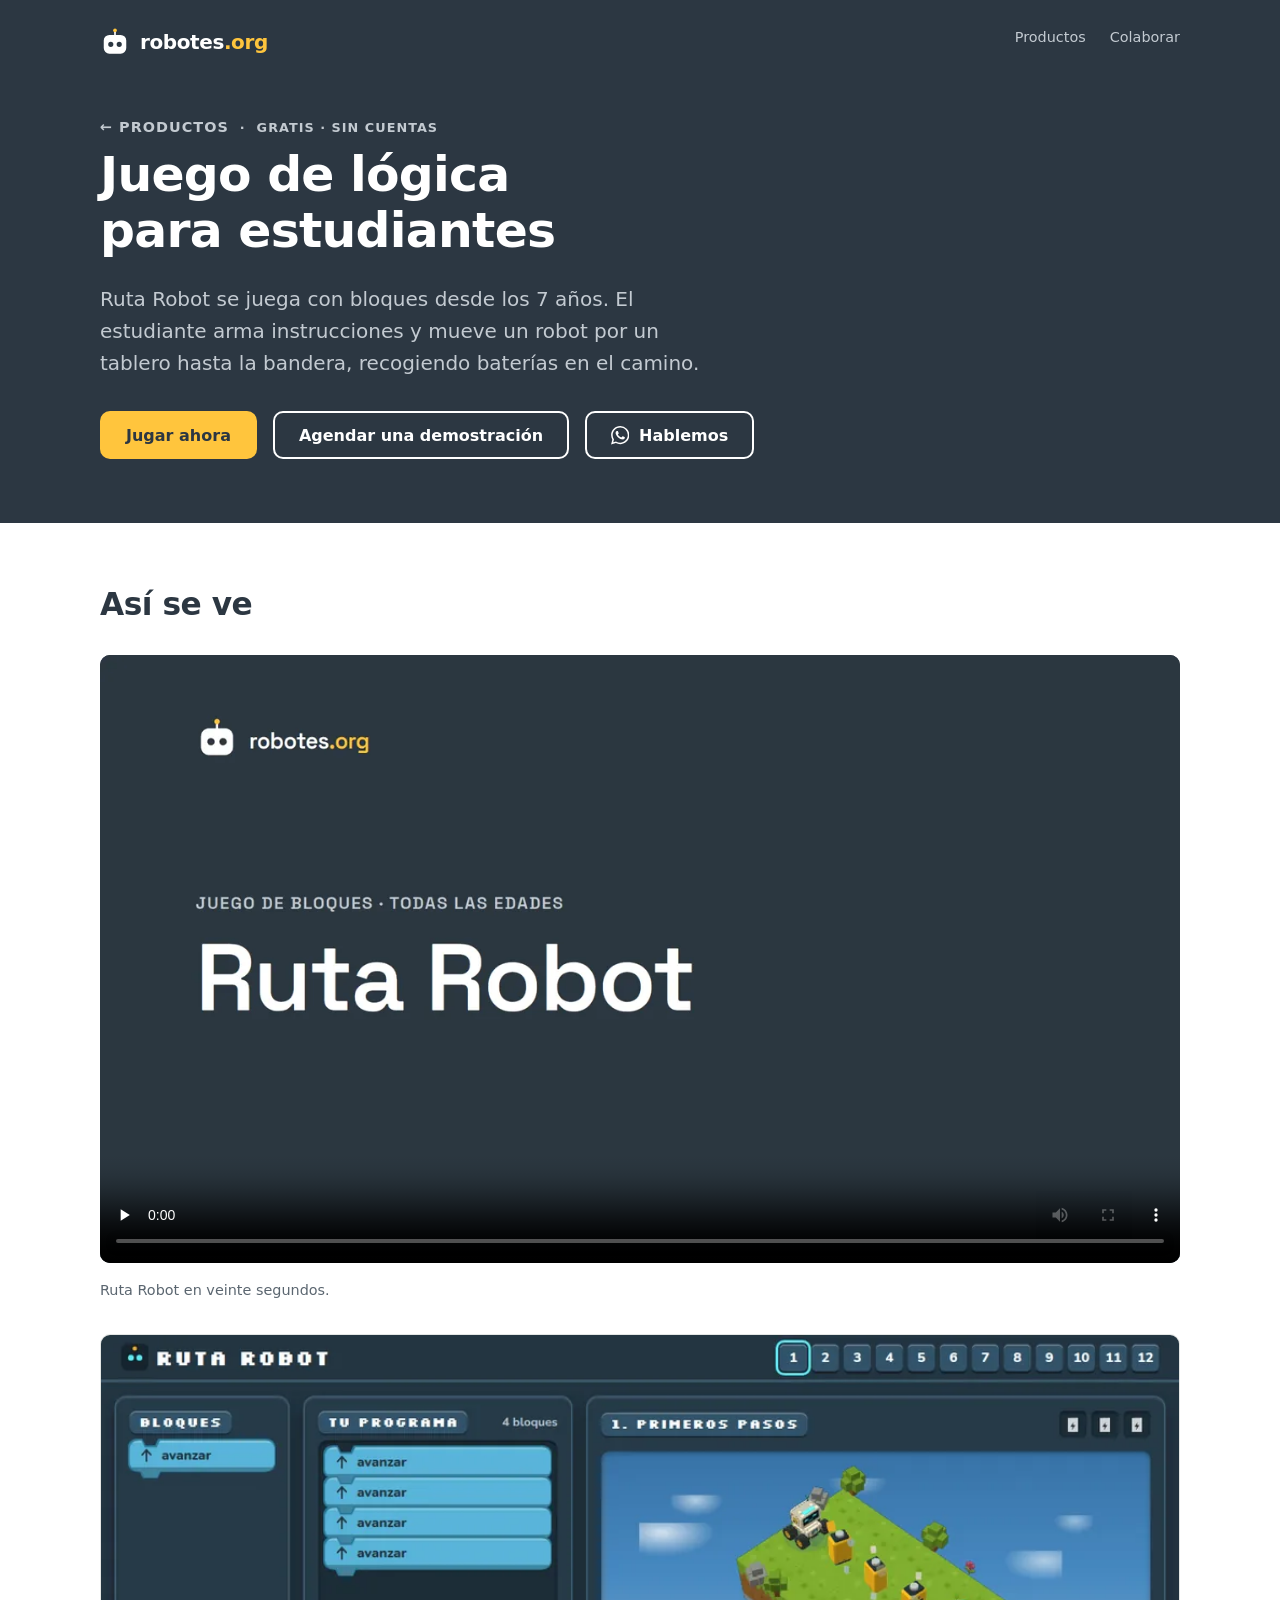
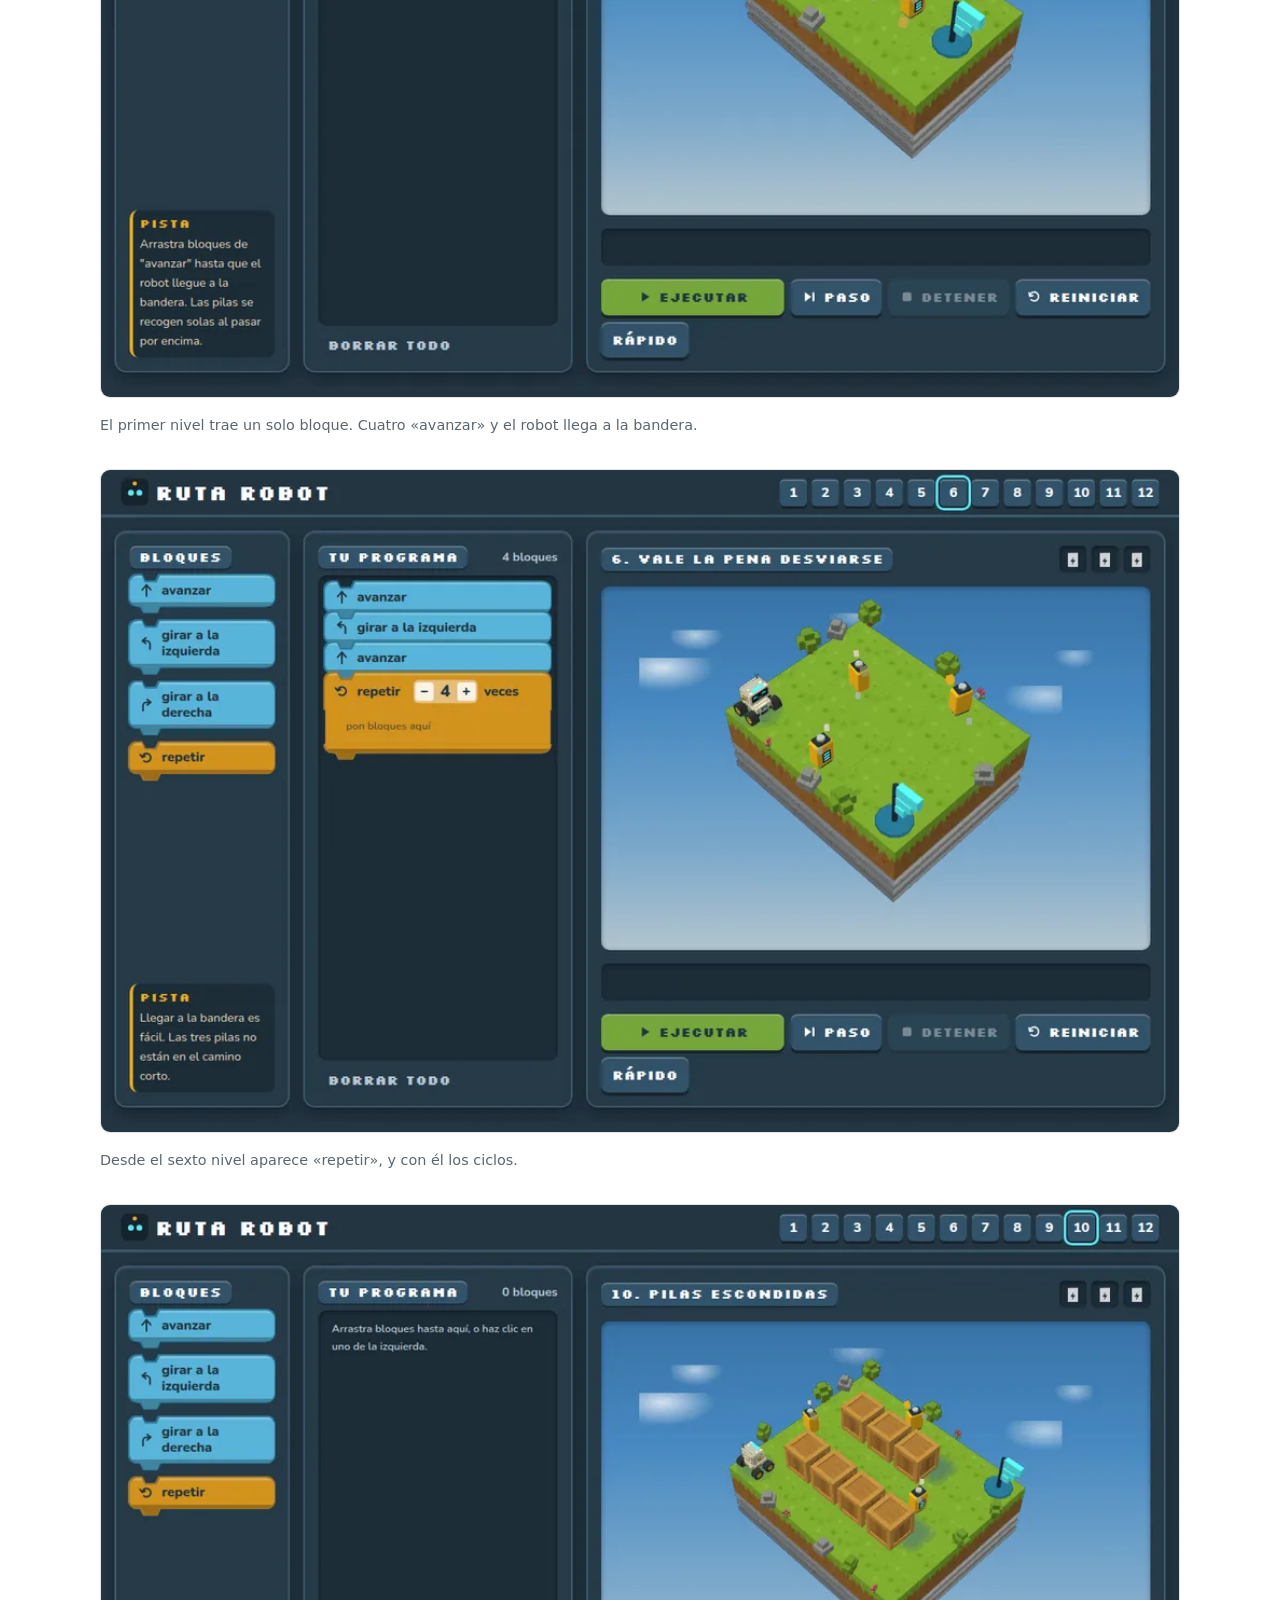
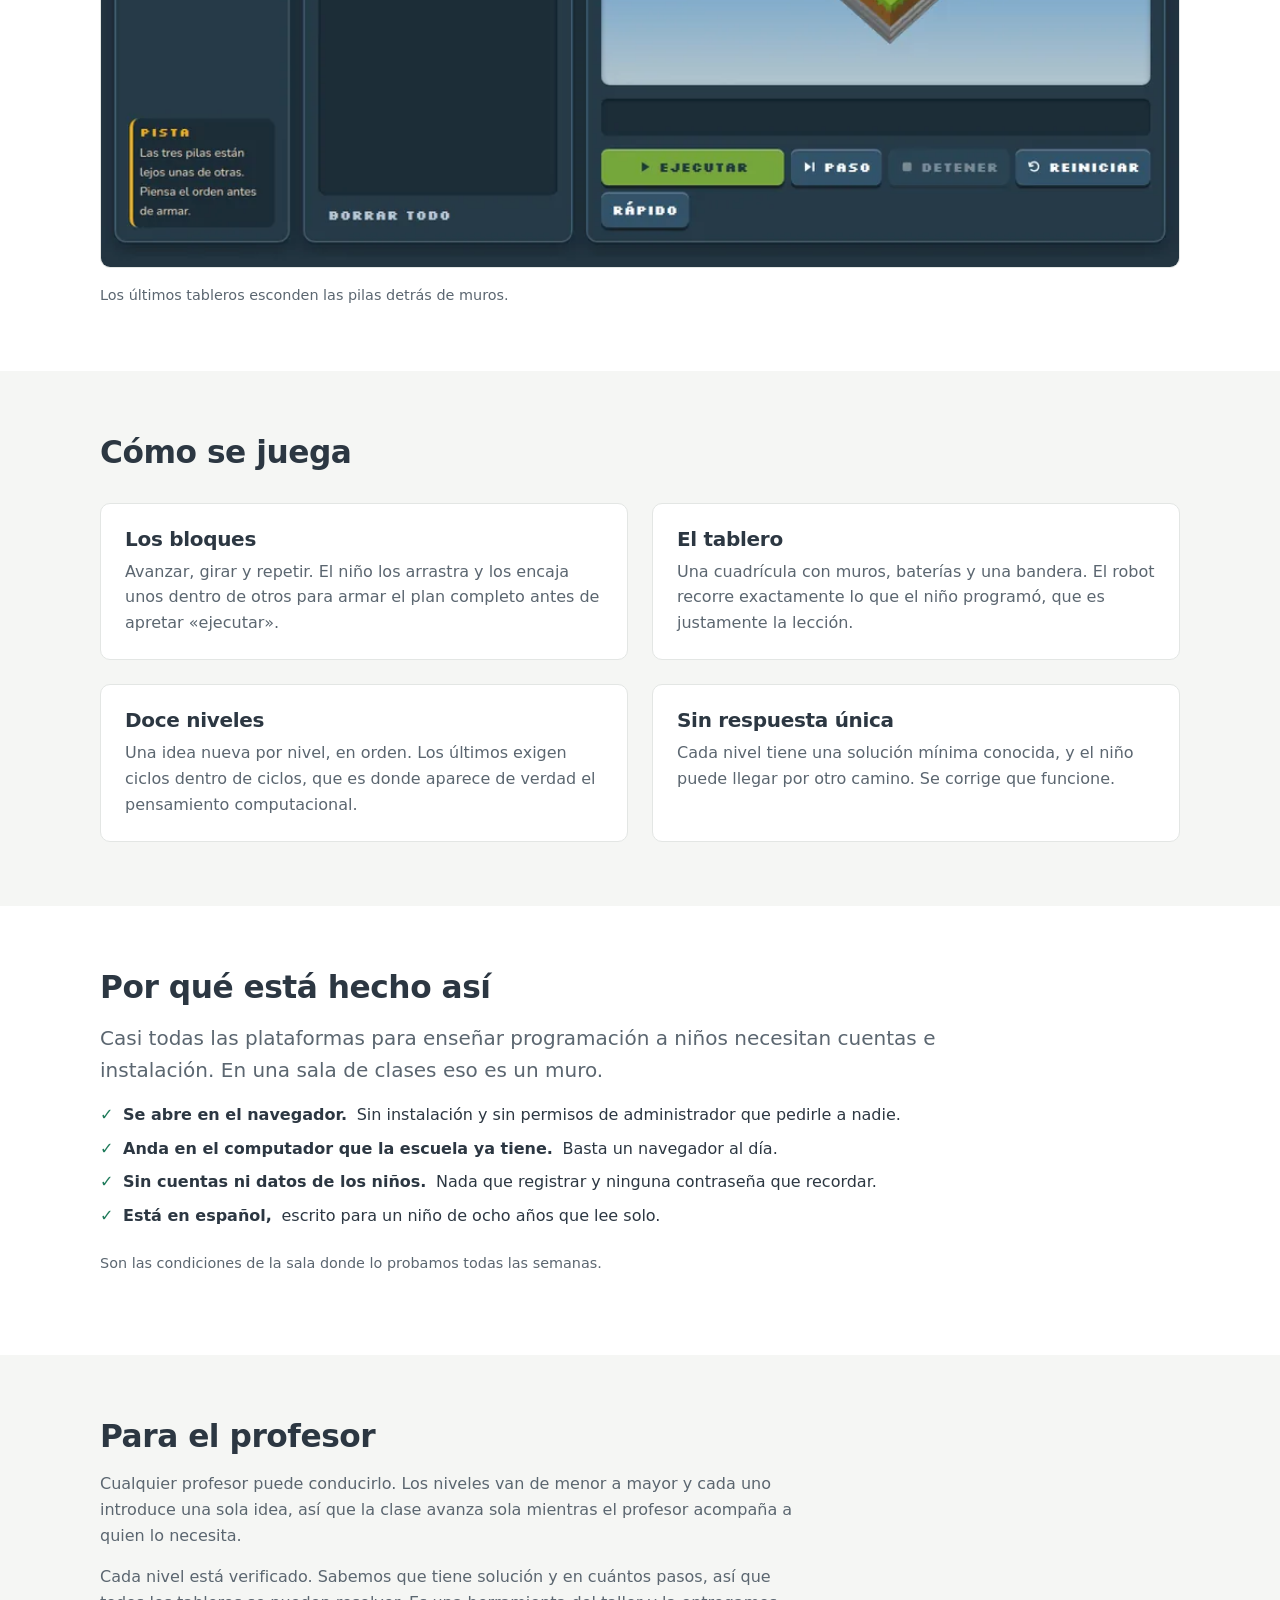
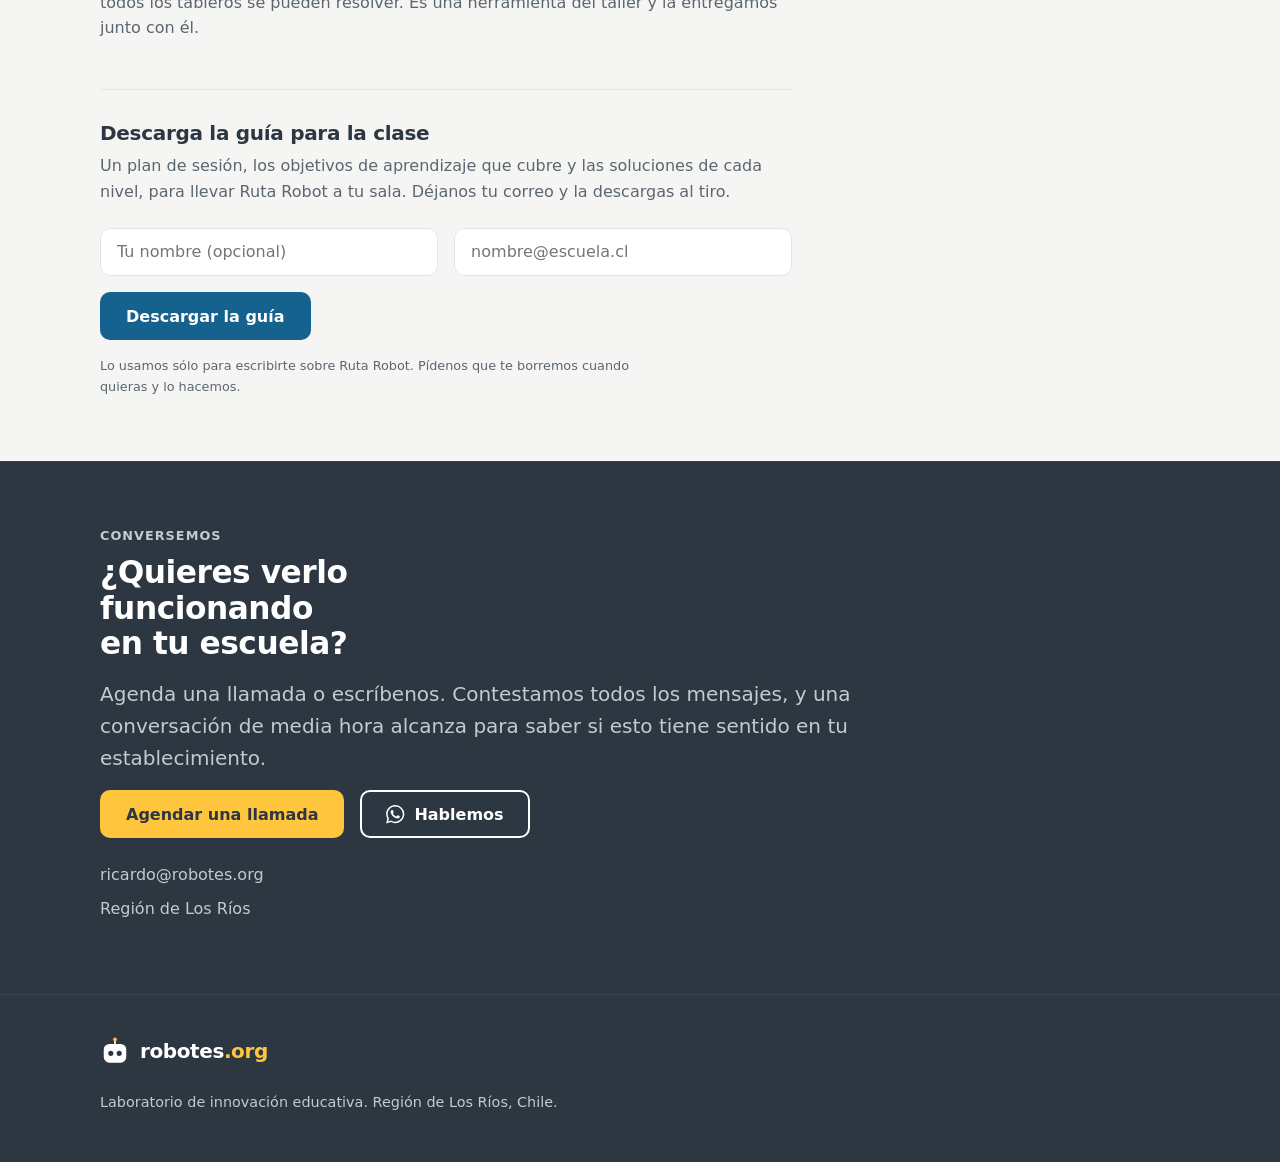
<file: ruta-robot.html>
<!DOCTYPE html>
<html lang="es-CL">
<head>
<meta charset="UTF-8">
<meta name="viewport" content="width=device-width, initial-scale=1">
<title>Ruta Robot — robotes.org</title>
<meta name="description" content="Juego de programación por bloques para estudiantes desde los 7 años. Doce niveles. Se abre en el navegador, sin instalación y sin cuentas.">
<meta name="theme-color" content="#2c3742">
<!-- Google tag (gtag.js) — medición de visitas del sitio.
     Es la única dependencia externa del sitio y la pidió el fundador en
     septiembre 2026. No va en el juego (rovi.robotes.org): ahí los usuarios
     son niños. -->
<script>
  /* Loaded after the page, so its ~530 KB does not compete with the stylesheets for
     the connection. The gtag() calls below queue in dataLayer until it arrives. */
  window.addEventListener('load', function () {
    var s = document.createElement('script');
    s.async = true;
    s.src = 'https://www.googletagmanager.com/gtag/js?id=G-FMZPN5JJDT';
    document.head.appendChild(s);
  });
</script>
<script>
  window.dataLayer = window.dataLayer || [];
  function gtag(){dataLayer.push(arguments);}
  gtag('js', new Date());

  gtag('config', 'G-FMZPN5JJDT');
</script>

<link rel="icon" href="assets/logo/favicon.svg" type="image/svg+xml">
<link rel="stylesheet" href="assets/tokens.css">
<link rel="stylesheet" href="assets/site.css">
<!-- On wide screens the video poster is above the fold and is the LCP element; load it
     with the stylesheets instead of when the parser reaches the <video>. Phones scroll
     to it, so they skip the preload. -->
<link rel="preload" as="image" href="assets/ruta-robot-video-poster.webp" type="image/webp"
      fetchpriority="high" media="(min-width: 700px)">

<meta property="og:type" content="website">
<meta property="og:locale" content="es_CL">
<meta property="og:site_name" content="robotes.org">
<meta property="og:title" content="Ruta Robot">
<meta property="og:description" content="Juego de programación por bloques para estudiantes desde los 7 años. Doce niveles. Se abre en el navegador, sin instalación y sin cuentas.">
<meta property="og:image" content="assets/og.png">
<meta name="twitter:card" content="summary_large_image">
<style>
/* Screenshots of the game, only on this page. One per row: these are wide UI
   shots and two columns would make the blocks unreadable. */
.shots { display: grid; gap: var(--rb-space-4); margin-top: var(--rb-space-4); }
.shots figure { margin: 0; }
.shots img {
  display: block; width: 100%; height: auto;
  border: 1px solid var(--page-border);
  border-radius: var(--rb-radio);
}
/* Lead form. The field and the button sit on one line and stack when narrow. */
.lead { margin-top: var(--rb-space-6); padding-top: var(--rb-space-4);
        border-top: 1px solid var(--page-border); max-width: var(--rb-medida); }
.lead h3 { margin-bottom: var(--rb-space-1); }
.lead-row { display: flex; flex-wrap: wrap; gap: var(--rb-space-2);
            margin-top: var(--rb-space-3); }
.lead input[type="email"], .lead input[name="nombre"] {
  flex: 1 1 15rem; min-width: 0; min-height: 48px;
  padding: 0 var(--rb-space-2);
  font: inherit; color: var(--page-text);
  background: var(--page-bg);
  border: 1px solid var(--page-border); border-radius: var(--rb-radio);
}
.lead .btn { flex: none; }
.lead .form-note { font-size: var(--rb-text-xs); margin: var(--rb-space-2) 0 0; }
/* Confirmación en línea que inserta assets/lead-form.js. */
.lead-ok { margin: var(--rb-space-3) 0 0; }
.lead-ok p {
  margin: 0 0 var(--rb-space-2);
  font-family: var(--rb-font-titulo); font-weight: 600;
  color: var(--rb-verde-bosque);
}
/* Off-screen rather than display:none, so a bot reading the DOM still fills it. */
.lead-trap { position: absolute; left: -9999px; width: 1px; height: 1px; overflow: hidden; }
.visually-hidden { position: absolute; left: -9999px; }

/* «Jugar ahora» chooser. assets/play-choice.js opens it; without scripting the
   button is a plain link to the game and this never shows. */
.play-choice {
  width: min(100% - 2 * var(--rb-space-2), 34rem);
  padding: var(--rb-space-4);
  border: 0; border-radius: var(--rb-radio);
  background: var(--page-bg); color: var(--page-text);
}
.play-choice::backdrop { background: color-mix(in srgb, var(--rb-pizarra) 70%, transparent); }
.play-choice h2 { font-size: var(--rb-text-xl); margin-right: var(--rb-space-6); }
.play-close {
  position: absolute; top: var(--rb-space-2); right: var(--rb-space-2);
  width: 44px; height: 44px; border: 0; border-radius: var(--rb-radio);
  background: transparent; color: var(--page-text-soft);
  font-size: 1.6rem; line-height: 1; cursor: pointer;
}
.play-close:hover { background: var(--page-bg-alt); }
.play-options { display: grid; gap: var(--rb-space-2); margin-top: var(--rb-space-3); }
.play-option {
  display: block; width: 100%; text-align: left;
  padding: var(--rb-space-2) var(--rb-space-3);
  border: 1px solid var(--page-border); border-radius: var(--rb-radio);
  background: var(--page-bg); color: var(--page-text);
  font: inherit; text-decoration: none; cursor: pointer;
}
.play-option:hover, .play-option[aria-expanded="true"] {
  border-color: var(--rb-azul-taller); background: var(--page-bg-alt);
}
.play-option strong { display: block; font-family: var(--rb-font-titulo); font-size: var(--rb-text-lg); }
.play-option span { color: var(--page-text-soft); }
.play-choice .lead { margin-top: var(--rb-space-3); padding-top: var(--rb-space-3); }
.play-choice .lead-enter { margin-top: var(--rb-space-3); }

.video { margin: var(--rb-space-4) 0 0; }
.video video {
  display: block; width: 100%; height: auto;
  border-radius: var(--rb-radio);
  background: var(--rb-pizarra);
}
.video figcaption, .shots figcaption {
  margin-top: var(--rb-space-2);
  font-size: var(--rb-text-sm);
  color: var(--page-text-soft);
  max-width: var(--rb-medida);
}
</style>
</head>
<body>

<a class="skip-link" href="#main">Saltar al contenido</a>

<header class="dark">
  <div class="wrap">
    <div class="topbar">
      <a class="lockup" href="index.html" aria-label="robotes.org — inicio">
        <svg viewBox="0 0 64 64" aria-hidden="true" focusable="false">
          <path d="M32 11 V18" stroke="currentColor" stroke-width="3.5" stroke-linecap="round" fill="none"/>
          <circle cx="32" cy="7" r="4" fill="var(--rb-amarillo-chispa)"/>
          <path fill="currentColor" fill-rule="evenodd" d="M20 17 H44 A12 12 0 0 1 56 29 V45 A12 12 0 0 1 44 57 H20 A12 12 0 0 1 8 45 V29 A12 12 0 0 1 20 17 Z
             M28.5 37 A5.5 5.5 0 1 1 17.5 37 A5.5 5.5 0 1 1 28.5 37 Z
             M46.5 37 A5.5 5.5 0 1 1 35.5 37 A5.5 5.5 0 1 1 46.5 37 Z"/>
        </svg>
        <span>robotes<span class="tld">.org</span></span>
      </a>
      <nav aria-label="Secciones">
        <ul class="nav">
          <li><a href="index.html#work">Productos</a></li>
          <li><a href="index.html#collaborate">Colaborar</a></li>
        </ul>
      </nav>
    </div>

    <div class="hero" id="main">
      <p class="eyebrow"><a class="back" href="index.html#work">&#8592; Productos</a> &nbsp;·&nbsp; Gratis · Sin cuentas</p>
      <h1>Juego de lógica para estudiantes</h1>
      <p class="lede">Ruta Robot se juega con bloques desde los 7 años. El estudiante arma instrucciones y mueve un robot por un tablero hasta la bandera, recogiendo baterías en el camino.</p>
      <div class="actions">
        <!-- The game is free to try, so trying it beats booking a call. It takes the
             single yellow this view is allowed (manual §3.3) and the demo steps back. -->
        <a class="btn btn-primary" href="https://rovi.robotes.org" data-play-choice
           target="_blank" rel="noopener noreferrer"
           aria-label="Jugar ahora (se abre en una pestaña nueva)">Jugar ahora</a>
        <a class="btn btn-secondary" href="https://calendar.app.google/1uUaTF4TMnLypb5dA"
           target="_blank" rel="noopener noreferrer"
           aria-label="Agendar una llamada (se abre en una pestaña nueva)">Agendar una demostración</a>
        <a class="btn btn-secondary" href="https://wa.me/56979526471?text=Hola%2C%20te%20escribo%20desde%20robotes.org"
           target="_blank" rel="noopener noreferrer"
           aria-label="Hablemos por WhatsApp (se abre en una pestaña nueva)">
          <svg viewBox="0 0 24 24" width="20" height="20" aria-hidden="true" focusable="false" fill="currentColor"><path d="M17.472 14.382c-.297-.149-1.758-.867-2.03-.967-.273-.099-.471-.148-.67.15-.197.297-.767.966-.94 1.164-.173.199-.347.223-.644.075-.297-.15-1.255-.463-2.39-1.475-.883-.788-1.48-1.761-1.653-2.059-.173-.297-.018-.458.13-.606.134-.133.298-.347.446-.52.149-.174.198-.298.298-.497.099-.198.05-.371-.025-.52-.075-.149-.669-1.612-.916-2.207-.242-.579-.487-.5-.669-.51-.173-.008-.371-.01-.57-.01-.198 0-.52.074-.792.372-.272.297-1.04 1.016-1.04 2.479 0 1.462 1.065 2.875 1.213 3.074.149.198 2.096 3.2 5.077 4.487.709.306 1.262.489 1.694.625.712.227 1.36.195 1.871.118.571-.085 1.758-.719 2.006-1.413.248-.694.248-1.289.173-1.413-.074-.124-.272-.198-.57-.347m-5.421 7.403h-.004a9.87 9.87 0 0 1-5.031-1.378l-.361-.214-3.741.982.998-3.648-.235-.374a9.86 9.86 0 0 1-1.51-5.26c.001-5.45 4.436-9.884 9.888-9.884 2.64 0 5.122 1.03 6.988 2.898a9.825 9.825 0 0 1 2.893 6.994c-.003 5.45-4.437 9.884-9.885 9.884m8.413-18.297A11.815 11.815 0 0 0 12.05 0C5.495 0 .16 5.335.157 11.892c0 2.096.547 4.142 1.588 5.945L.057 24l6.305-1.654a11.882 11.882 0 0 0 5.683 1.448h.005c6.554 0 11.89-5.335 11.893-11.893a11.821 11.821 0 0 0-3.48-8.413Z"/></svg>
          Hablemos</a>
      </div>
    </div>
  </div>
</header>

<main>

<section id="pantallas">
  <div class="wrap">
    <h2>Así se ve</h2>
    <!-- preload="none": the 1.3 MB video only downloads when someone presses play, so
         the page stays inside its 500 KB budget. Built in ~/videos/ruta-robot. -->
    <figure class="video">
      <video controls preload="none" playsinline width="1280" height="720"
             poster="assets/ruta-robot-video-poster.webp">
        <source src="assets/ruta-robot-video.mp4" type="video/mp4">
        <track kind="subtitles" src="assets/ruta-robot-video.vtt" srclang="es" label="Español">
        <a href="assets/ruta-robot-video.mp4">Ver el video de Ruta Robot</a>
      </video>
      <figcaption>Ruta Robot en veinte segundos.</figcaption>
    </figure>
    <div class="shots">
      <figure>
        <img src="assets/ruta-robot-nivel-1.webp" width="1000" height="614" loading="lazy"
             alt="Primer nivel de Ruta Robot. A la izquierda el bloque «avanzar», al centro un programa con cuatro «avanzar» encadenados, y a la derecha el tablero isométrico con el robot, las pilas y la bandera.">
        <figcaption>El primer nivel trae un solo bloque. Cuatro «avanzar» y el robot llega a la bandera.</figcaption>
      </figure>
      <figure>
        <img src="assets/ruta-robot-repetir.webp" width="1000" height="614" loading="lazy"
             alt="Sexto nivel. La paleta ya tiene avanzar, girar a la izquierda, girar a la derecha y repetir, y el programa combina tres bloques con un «repetir 4 veces» abierto para poner bloques dentro.">
        <figcaption>Desde el sexto nivel aparece «repetir», y con él los ciclos.</figcaption>
      </figure>
      <figure>
        <img src="assets/ruta-robot-nivel-10.webp" width="1000" height="614" loading="lazy"
             alt="Décimo nivel, «Pilas escondidas». El tablero tiene muros que tapan las pilas y obligan a planear el orden del recorrido.">
        <figcaption>Los últimos tableros esconden las pilas detrás de muros.</figcaption>
      </figure>
    </div>
  </div>
</section>

<section id="como" class="band">
  <div class="wrap">
    <h2>Cómo se juega</h2>
    <div class="grid grid-2">
      <article class="card"><div class="card-body">
        <h3>Los bloques</h3>
        <p class="muted">Avanzar, girar y repetir. El niño los arrastra y los encaja unos
          dentro de otros para armar el plan completo antes de apretar «ejecutar».</p>
      </div></article>
      <article class="card"><div class="card-body">
        <h3>El tablero</h3>
        <p class="muted">Una cuadrícula con muros, baterías y una bandera. El robot recorre exactamente lo que el niño programó, que es justamente la lección.</p>
      </div></article>
      <article class="card"><div class="card-body">
        <h3>Doce niveles</h3>
        <p class="muted">Una idea nueva por nivel, en orden. Los últimos exigen ciclos
          dentro de ciclos, que es donde aparece de verdad el pensamiento computacional.</p>
      </div></article>
      <article class="card"><div class="card-body">
        <h3>Sin respuesta única</h3>
        <p class="muted">Cada nivel tiene una solución mínima conocida, y el niño puede llegar por otro camino.
        Se corrige que funcione.</p>
      </div></article>
    </div>
  </div>
</section>

<section id="porque">
  <div class="wrap prose">
    <h2>Por qué está hecho así</h2>
    <p class="lede muted">
      Casi todas las plataformas para enseñar programación a niños necesitan cuentas e
      instalación. En una sala de clases eso es un muro.
    </p>
    <ul class="checks">
      <li><strong>Se abre en el navegador.</strong> Sin instalación y sin permisos de
      administrador que pedirle a nadie.</li>
      <li><strong>Anda en el computador que la escuela ya tiene.</strong> Basta un navegador al
      día.</li>
      <li><strong>Sin cuentas ni datos de los niños.</strong> Nada que registrar y ninguna
      contraseña que recordar.</li>
      <li><strong>Está en español,</strong> escrito para un niño de ocho años que lee solo.</li>
    </ul>
    <p class="muted footnote">
      Son las condiciones de la sala donde lo probamos todas las semanas.
    </p>
  </div>
</section>

<section id="profesor" class="band">
  <div class="wrap prose">
    <h2>Para el profesor</h2>
    <p class="muted">
      Cualquier profesor puede conducirlo. Los niveles van de menor a mayor y cada uno introduce
      una sola idea, así que la clase avanza sola mientras el profesor acompaña a quien lo
      necesita.
    </p>
    <p class="muted">
      Cada nivel está verificado. Sabemos que tiene solución y en cuántos pasos, así que todos
      los tableros se pueden resolver. Es una herramienta del taller y la entregamos junto con
      él.
    </p>

    <!-- El correo se pide a cambio de algo, no como peaje: el juego se juega sin dejar
         nada. Form nativo, sin JavaScript, para que funcione igual con scripting off. -->
    <form class="lead" method="post" data-download="https://rovi.robotes.org/GUIA-PROFESOR.pdf" action="https://script.google.com/macros/s/AKfycbzFY4VRbYipFJnLEn-q_ptdI_zymClUNhS7ieGWEx6kbkHDHLDdu8Gak7EafxmU0ITB/exec">
      <h3>Descarga la guía para la clase</h3>
      <p class="muted">
        Un plan de sesión, los objetivos de aprendizaje que cubre y las soluciones de cada
        nivel, para llevar Ruta Robot a tu sala. Déjanos tu correo y la descargas al tiro.
      </p>
      <input type="hidden" name="origen" value="ruta-robot">
      <div class="lead-row">
        <!-- Optional and free text: a first name, a full name, a nickname, anything. -->
        <label class="visually-hidden" for="name">Tu nombre (opcional)</label>
        <input id="name" name="nombre" type="text" autocomplete="name" maxlength="120"
               placeholder="Tu nombre (opcional)">
        <label class="visually-hidden" for="email">Tu correo</label>
        <input id="email" name="email" type="email" required autocomplete="email"
               placeholder="nombre@escuela.cl">
        <button class="btn btn-primary" type="submit">Descargar la guía</button>
      </div>
      <!-- Trampa para bots: la rellenan y las personas no la ven. Sin JavaScript. -->
      <p class="lead-trap" aria-hidden="true">
        <label>Deja este campo vacío
          <input name="website" tabindex="-1" autocomplete="off"></label>
      </p>
      <p class="muted form-note">
        Lo usamos sólo para escribirte sobre Ruta Robot. Pídenos que te borremos cuando
        quieras y lo hacemos.
      </p>
    </form>
  </div>
</section>

</main>

<!-- «Jugar ahora» asks who is playing. Nothing here gates the game: the teacher
     is offered the instructions and can still walk straight in (see CLAUDE.md,
     «The teacher form»). -->
<dialog class="play-choice" id="play-choice" aria-labelledby="play-choice-title">
  <button class="play-close" type="button" aria-label="Cerrar">&times;</button>
  <h2 id="play-choice-title">¿Quién va a jugar?</h2>
  <div class="play-options">
    <a class="play-option" href="https://rovi.robotes.org" target="_blank" rel="noopener noreferrer"
       data-close aria-label="Soy estudiante, entrar al juego (se abre en una pestaña nueva)">
      <strong>Soy estudiante</strong>
      <span>Entra directo al juego.</span>
    </a>
    <button class="play-option" type="button" aria-expanded="false" aria-controls="play-teacher">
      <strong>Soy profesor</strong>
      <span>Descarga la guía del juego para tu clase.</span>
    </button>
  </div>

  <form class="lead" id="play-teacher" method="post" hidden
        data-download="https://rovi.robotes.org/GUIA-PROFESOR.pdf"
        action="https://script.google.com/macros/s/AKfycbzFY4VRbYipFJnLEn-q_ptdI_zymClUNhS7ieGWEx6kbkHDHLDdu8Gak7EafxmU0ITB/exec">
    <p class="muted">
      Un plan de sesión, los objetivos de aprendizaje y las soluciones de cada nivel. Déjanos
      tu correo y la descargas al tiro.
    </p>
    <input type="hidden" name="origen" value="ruta-robot-jugar">
    <div class="lead-row">
      <label class="visually-hidden" for="play-name">Tu nombre (opcional)</label>
      <input id="play-name" name="nombre" type="text" autocomplete="name" maxlength="120"
             placeholder="Tu nombre (opcional)">
      <label class="visually-hidden" for="play-email">Tu correo</label>
      <input id="play-email" name="email" type="email" required autocomplete="email"
             placeholder="nombre@escuela.cl">
      <button class="btn btn-primary" type="submit">Descargar la guía</button>
    </div>
    <p class="lead-trap" aria-hidden="true">
      <label>Deja este campo vacío
        <input name="website" tabindex="-1" autocomplete="off"></label>
    </p>
    <p class="muted form-note">
      Lo usamos sólo para escribirte sobre Ruta Robot. Pídenos que te borremos cuando
      quieras y lo hacemos.
    </p>
    <a class="btn btn-secondary lead-enter" href="https://rovi.robotes.org"
       target="_blank" rel="noopener noreferrer" data-close
       aria-label="Entrar al juego (se abre en una pestaña nueva)">Entrar al juego</a>
  </form>
</dialog>

<section id="contact" class="dark closing">
  <div class="wrap">
    <p class="eyebrow">Conversemos</p>
    <h2>¿Quieres verlo funcionando en tu escuela?</h2>
    <p class="lede muted">
      Agenda una llamada o escríbenos. Contestamos todos los mensajes, y una conversación de
      media hora alcanza para saber si esto tiene sentido en tu establecimiento.
    </p>
    <div class="actions">
      <a class="btn btn-primary" href="https://calendar.app.google/1uUaTF4TMnLypb5dA"
         target="_blank" rel="noopener noreferrer"
         aria-label="Agendar una llamada (se abre en una pestaña nueva)">Agendar una llamada</a>
      <a class="btn btn-secondary" href="https://wa.me/56979526471?text=Hola%2C%20te%20escribo%20desde%20robotes.org"
         target="_blank" rel="noopener noreferrer"
         aria-label="Hablemos por WhatsApp (se abre en una pestaña nueva)">
        <svg viewBox="0 0 24 24" width="20" height="20" aria-hidden="true" focusable="false" fill="currentColor"><path d="M17.472 14.382c-.297-.149-1.758-.867-2.03-.967-.273-.099-.471-.148-.67.15-.197.297-.767.966-.94 1.164-.173.199-.347.223-.644.075-.297-.15-1.255-.463-2.39-1.475-.883-.788-1.48-1.761-1.653-2.059-.173-.297-.018-.458.13-.606.134-.133.298-.347.446-.52.149-.174.198-.298.298-.497.099-.198.05-.371-.025-.52-.075-.149-.669-1.612-.916-2.207-.242-.579-.487-.5-.669-.51-.173-.008-.371-.01-.57-.01-.198 0-.52.074-.792.372-.272.297-1.04 1.016-1.04 2.479 0 1.462 1.065 2.875 1.213 3.074.149.198 2.096 3.2 5.077 4.487.709.306 1.262.489 1.694.625.712.227 1.36.195 1.871.118.571-.085 1.758-.719 2.006-1.413.248-.694.248-1.289.173-1.413-.074-.124-.272-.198-.57-.347m-5.421 7.403h-.004a9.87 9.87 0 0 1-5.031-1.378l-.361-.214-3.741.982.998-3.648-.235-.374a9.86 9.86 0 0 1-1.51-5.26c.001-5.45 4.436-9.884 9.888-9.884 2.64 0 5.122 1.03 6.988 2.898a9.825 9.825 0 0 1 2.893 6.994c-.003 5.45-4.437 9.884-9.885 9.884m8.413-18.297A11.815 11.815 0 0 0 12.05 0C5.495 0 .16 5.335.157 11.892c0 2.096.547 4.142 1.588 5.945L.057 24l6.305-1.654a11.882 11.882 0 0 0 5.683 1.448h.005c6.554 0 11.89-5.335 11.893-11.893a11.821 11.821 0 0 0-3.48-8.413Z"/></svg>
        Hablemos</a>
    </div>
    <ul class="contact muted">
      <li>ricardo@robotes.org</li>
      <li>Región de Los Ríos</li>
    </ul>
  </div>
</section>

<footer>
  <div class="wrap">
    <span class="lockup">
      <svg viewBox="0 0 64 64" aria-hidden="true" focusable="false">
          <path d="M32 11 V18" stroke="currentColor" stroke-width="3.5" stroke-linecap="round" fill="none"/>
          <circle cx="32" cy="7" r="4" fill="var(--rb-amarillo-chispa)"/>
          <path fill="currentColor" fill-rule="evenodd" d="M20 17 H44 A12 12 0 0 1 56 29 V45 A12 12 0 0 1 44 57 H20 A12 12 0 0 1 8 45 V29 A12 12 0 0 1 20 17 Z
             M28.5 37 A5.5 5.5 0 1 1 17.5 37 A5.5 5.5 0 1 1 28.5 37 Z
             M46.5 37 A5.5 5.5 0 1 1 35.5 37 A5.5 5.5 0 1 1 46.5 37 Z"/>
        </svg>
      <span>robotes<span class="tld">.org</span></span>
    </span>
    <p>Laboratorio de innovación educativa. Región de Los Ríos, Chile.</p>
  </div>
</footer>

<script src="assets/lead-form.js?v=3" defer></script>
<script src="assets/play-choice.js?v=2" defer></script>

</body>
</html>
</file>
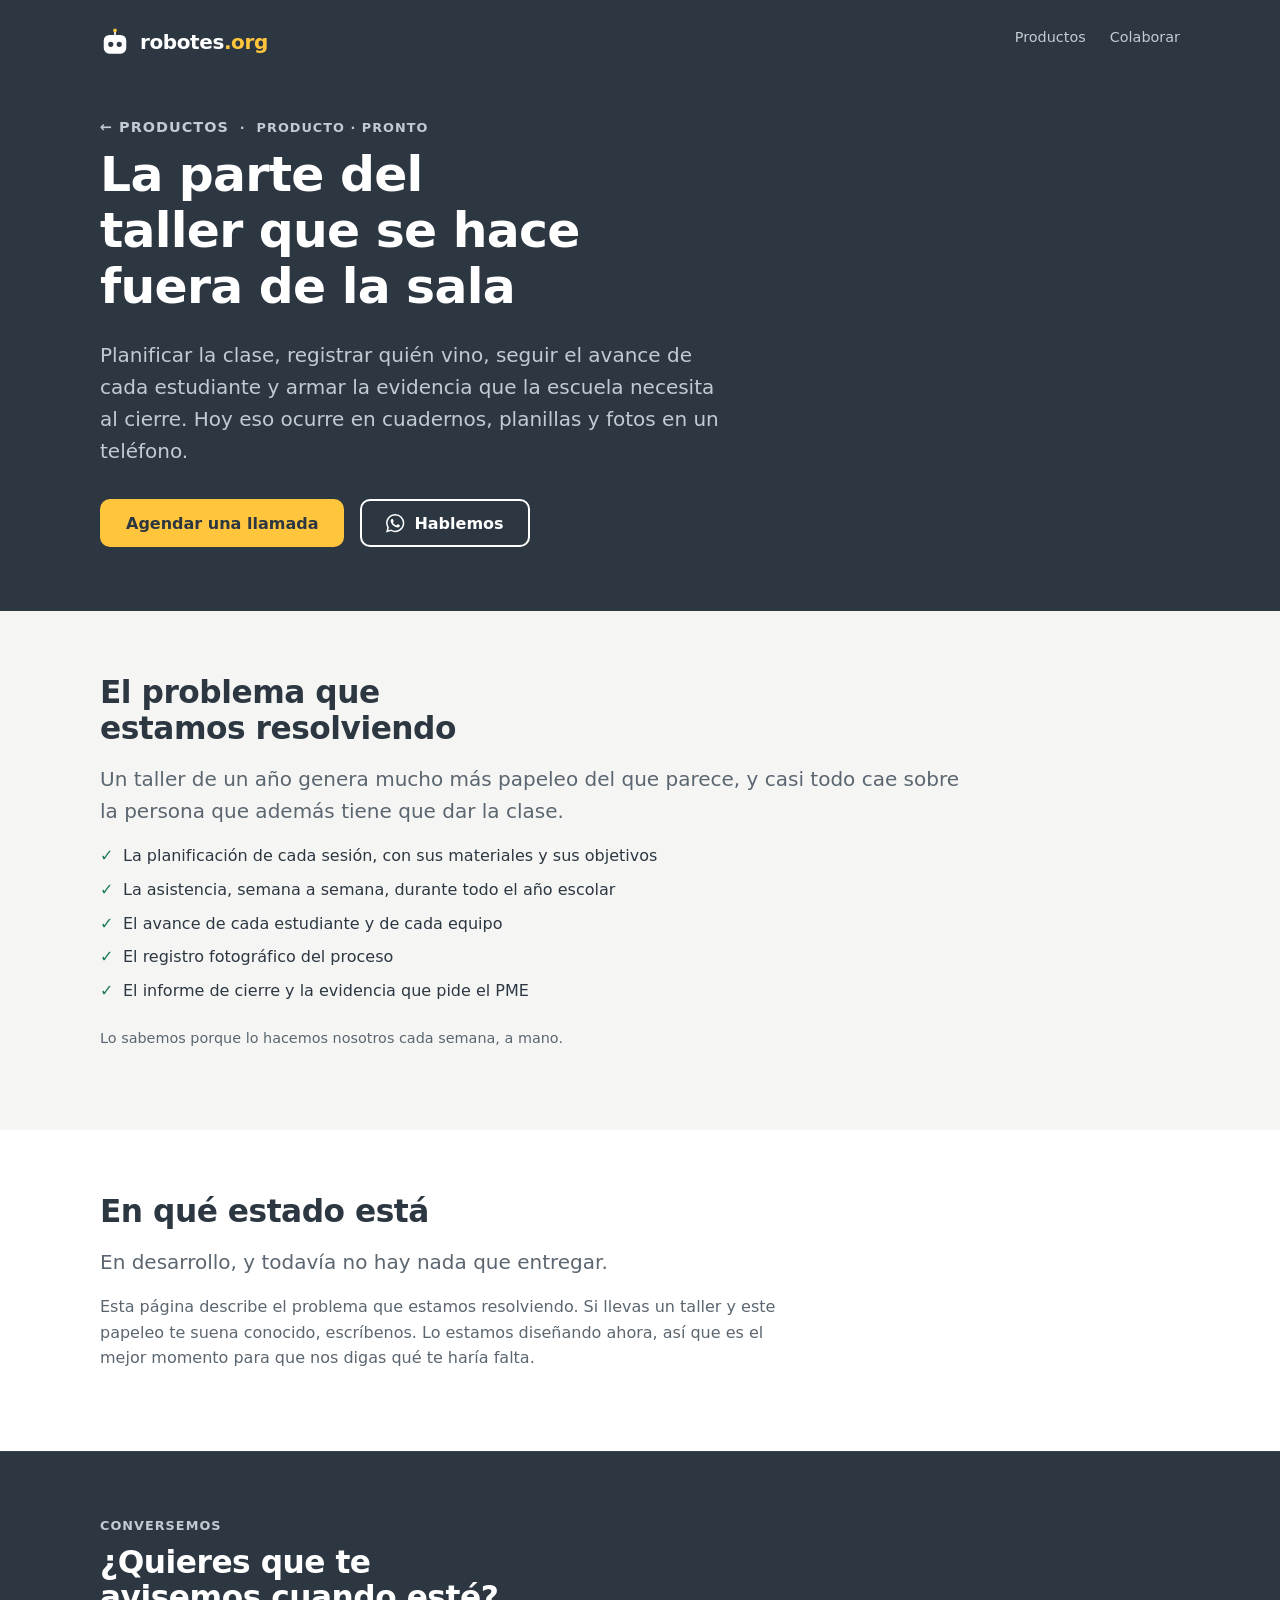
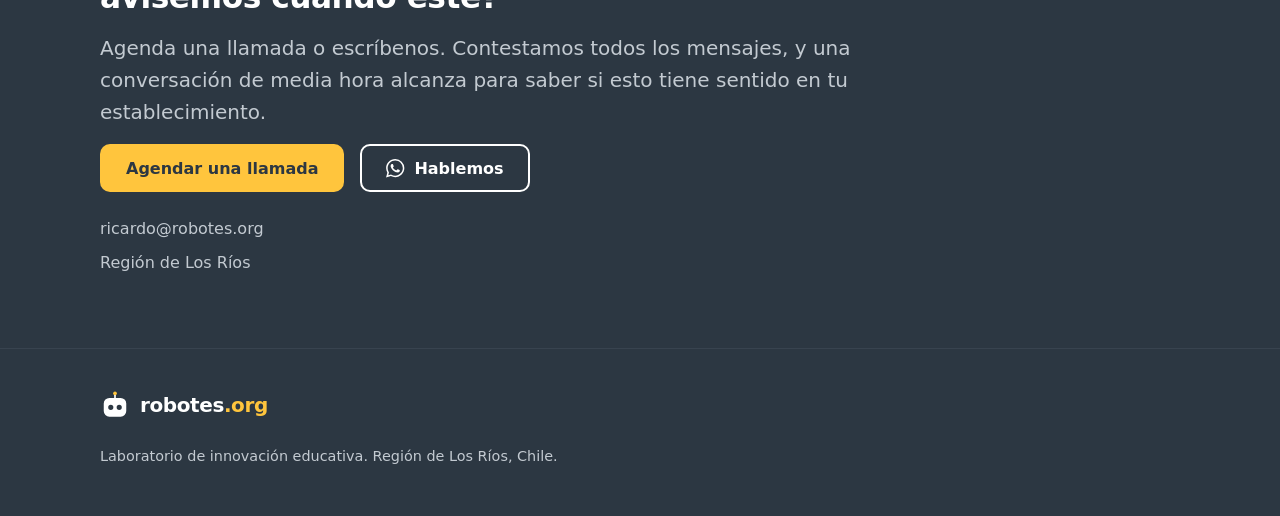
<file: software.html>
<!DOCTYPE html>
<html lang="es-CL">
<head>
<meta charset="UTF-8">
<meta name="viewport" content="width=device-width, initial-scale=1">
<title>Software de apoyo — robotes.org</title>
<meta name="description" content="Herramientas para llevar el taller dentro de la sala. Planificación, seguimiento y evidencia. En desarrollo.">
<meta name="theme-color" content="#2c3742">
<!-- Google tag (gtag.js) — medición de visitas del sitio.
     Es la única dependencia externa del sitio y la pidió el fundador en
     septiembre 2026. No va en el juego (rovi.robotes.org): ahí los usuarios
     son niños. -->
<script>
  /* Loaded after the page, so its ~530 KB does not compete with the stylesheets for
     the connection. The gtag() calls below queue in dataLayer until it arrives. */
  window.addEventListener('load', function () {
    var s = document.createElement('script');
    s.async = true;
    s.src = 'https://www.googletagmanager.com/gtag/js?id=G-FMZPN5JJDT';
    document.head.appendChild(s);
  });
</script>
<script>
  window.dataLayer = window.dataLayer || [];
  function gtag(){dataLayer.push(arguments);}
  gtag('js', new Date());

  gtag('config', 'G-FMZPN5JJDT');
</script>

<link rel="icon" href="assets/logo/favicon.svg" type="image/svg+xml">
<link rel="stylesheet" href="assets/tokens.css">
<link rel="stylesheet" href="assets/site.css">

<meta property="og:type" content="website">
<meta property="og:locale" content="es_CL">
<meta property="og:site_name" content="robotes.org">
<meta property="og:title" content="Software de apoyo">
<meta property="og:description" content="Herramientas para llevar el taller dentro de la sala. Planificación, seguimiento y evidencia. En desarrollo.">
<meta property="og:image" content="assets/og.png">
<meta name="twitter:card" content="summary_large_image">
</head>
<body>

<a class="skip-link" href="#main">Saltar al contenido</a>

<header class="dark">
  <div class="wrap">
    <div class="topbar">
      <a class="lockup" href="index.html" aria-label="robotes.org — inicio">
        <svg viewBox="0 0 64 64" aria-hidden="true" focusable="false">
          <path d="M32 11 V18" stroke="currentColor" stroke-width="3.5" stroke-linecap="round" fill="none"/>
          <circle cx="32" cy="7" r="4" fill="var(--rb-amarillo-chispa)"/>
          <path fill="currentColor" fill-rule="evenodd" d="M20 17 H44 A12 12 0 0 1 56 29 V45 A12 12 0 0 1 44 57 H20 A12 12 0 0 1 8 45 V29 A12 12 0 0 1 20 17 Z
             M28.5 37 A5.5 5.5 0 1 1 17.5 37 A5.5 5.5 0 1 1 28.5 37 Z
             M46.5 37 A5.5 5.5 0 1 1 35.5 37 A5.5 5.5 0 1 1 46.5 37 Z"/>
        </svg>
        <span>robotes<span class="tld">.org</span></span>
      </a>
      <nav aria-label="Secciones">
        <ul class="nav">
          <li><a href="index.html#work">Productos</a></li>
          <li><a href="index.html#collaborate">Colaborar</a></li>
        </ul>
      </nav>
    </div>

    <div class="hero" id="main">
      <p class="eyebrow"><a class="back" href="index.html#work">&#8592; Productos</a> &nbsp;·&nbsp; Producto · pronto</p>
      <h1>La parte del taller que se hace fuera de la sala</h1>
      <p class="lede">Planificar la clase, registrar quién vino, seguir el avance de cada estudiante y armar la evidencia que la escuela necesita al cierre. Hoy eso ocurre en cuadernos, planillas y fotos en un teléfono.</p>
      <div class="actions">
        <a class="btn btn-primary" href="https://calendar.app.google/1uUaTF4TMnLypb5dA"
           target="_blank" rel="noopener noreferrer"
           aria-label="Agendar una llamada (se abre en una pestaña nueva)">Agendar una llamada</a>
        <a class="btn btn-secondary" href="https://wa.me/56979526471?text=Hola%2C%20te%20escribo%20desde%20robotes.org"
           target="_blank" rel="noopener noreferrer"
           aria-label="Hablemos por WhatsApp (se abre en una pestaña nueva)">
          <svg viewBox="0 0 24 24" width="20" height="20" aria-hidden="true" focusable="false" fill="currentColor"><path d="M17.472 14.382c-.297-.149-1.758-.867-2.03-.967-.273-.099-.471-.148-.67.15-.197.297-.767.966-.94 1.164-.173.199-.347.223-.644.075-.297-.15-1.255-.463-2.39-1.475-.883-.788-1.48-1.761-1.653-2.059-.173-.297-.018-.458.13-.606.134-.133.298-.347.446-.52.149-.174.198-.298.298-.497.099-.198.05-.371-.025-.52-.075-.149-.669-1.612-.916-2.207-.242-.579-.487-.5-.669-.51-.173-.008-.371-.01-.57-.01-.198 0-.52.074-.792.372-.272.297-1.04 1.016-1.04 2.479 0 1.462 1.065 2.875 1.213 3.074.149.198 2.096 3.2 5.077 4.487.709.306 1.262.489 1.694.625.712.227 1.36.195 1.871.118.571-.085 1.758-.719 2.006-1.413.248-.694.248-1.289.173-1.413-.074-.124-.272-.198-.57-.347m-5.421 7.403h-.004a9.87 9.87 0 0 1-5.031-1.378l-.361-.214-3.741.982.998-3.648-.235-.374a9.86 9.86 0 0 1-1.51-5.26c.001-5.45 4.436-9.884 9.888-9.884 2.64 0 5.122 1.03 6.988 2.898a9.825 9.825 0 0 1 2.893 6.994c-.003 5.45-4.437 9.884-9.885 9.884m8.413-18.297A11.815 11.815 0 0 0 12.05 0C5.495 0 .16 5.335.157 11.892c0 2.096.547 4.142 1.588 5.945L.057 24l6.305-1.654a11.882 11.882 0 0 0 5.683 1.448h.005c6.554 0 11.89-5.335 11.893-11.893a11.821 11.821 0 0 0-3.48-8.413Z"/></svg>
          Hablemos</a>
      </div>
    </div>
  </div>
</header>

<main>

<section id="problema" class="band">
  <div class="wrap prose">
    <h2>El problema que estamos resolviendo</h2>
    <p class="lede muted">
      Un taller de un año genera mucho más papeleo del que parece, y casi todo cae sobre la
      persona que además tiene que dar la clase.
    </p>
    <ul class="checks">
      <li>La planificación de cada sesión, con sus materiales y sus objetivos</li>
      <li>La asistencia, semana a semana, durante todo el año escolar</li>
      <li>El avance de cada estudiante y de cada equipo</li>
      <li>El registro fotográfico del proceso</li>
      <li>El informe de cierre y la evidencia que pide el PME</li>
    </ul>
    <p class="muted footnote">
      Lo sabemos porque lo hacemos nosotros cada semana, a mano.
    </p>
  </div>
</section>

<section id="estado">
  <div class="wrap prose">
    <h2>En qué estado está</h2>
    <p class="lede muted">
      En desarrollo, y todavía no hay nada que entregar.
    </p>
    <p class="muted">
      Esta página describe el problema que estamos resolviendo. Si llevas un taller y este
      papeleo te suena conocido, escríbenos. Lo estamos diseñando ahora, así que es el mejor
      momento para que nos digas qué te haría falta.
    </p>
  </div>
</section>

</main>

<section id="contact" class="dark closing">
  <div class="wrap">
    <p class="eyebrow">Conversemos</p>
    <h2>¿Quieres que te avisemos cuando esté?</h2>
    <p class="lede muted">
      Agenda una llamada o escríbenos. Contestamos todos los mensajes, y una conversación de
      media hora alcanza para saber si esto tiene sentido en tu establecimiento.
    </p>
    <div class="actions">
      <a class="btn btn-primary" href="https://calendar.app.google/1uUaTF4TMnLypb5dA"
         target="_blank" rel="noopener noreferrer"
         aria-label="Agendar una llamada (se abre en una pestaña nueva)">Agendar una llamada</a>
      <a class="btn btn-secondary" href="https://wa.me/56979526471?text=Hola%2C%20te%20escribo%20desde%20robotes.org"
         target="_blank" rel="noopener noreferrer"
         aria-label="Hablemos por WhatsApp (se abre en una pestaña nueva)">
        <svg viewBox="0 0 24 24" width="20" height="20" aria-hidden="true" focusable="false" fill="currentColor"><path d="M17.472 14.382c-.297-.149-1.758-.867-2.03-.967-.273-.099-.471-.148-.67.15-.197.297-.767.966-.94 1.164-.173.199-.347.223-.644.075-.297-.15-1.255-.463-2.39-1.475-.883-.788-1.48-1.761-1.653-2.059-.173-.297-.018-.458.13-.606.134-.133.298-.347.446-.52.149-.174.198-.298.298-.497.099-.198.05-.371-.025-.52-.075-.149-.669-1.612-.916-2.207-.242-.579-.487-.5-.669-.51-.173-.008-.371-.01-.57-.01-.198 0-.52.074-.792.372-.272.297-1.04 1.016-1.04 2.479 0 1.462 1.065 2.875 1.213 3.074.149.198 2.096 3.2 5.077 4.487.709.306 1.262.489 1.694.625.712.227 1.36.195 1.871.118.571-.085 1.758-.719 2.006-1.413.248-.694.248-1.289.173-1.413-.074-.124-.272-.198-.57-.347m-5.421 7.403h-.004a9.87 9.87 0 0 1-5.031-1.378l-.361-.214-3.741.982.998-3.648-.235-.374a9.86 9.86 0 0 1-1.51-5.26c.001-5.45 4.436-9.884 9.888-9.884 2.64 0 5.122 1.03 6.988 2.898a9.825 9.825 0 0 1 2.893 6.994c-.003 5.45-4.437 9.884-9.885 9.884m8.413-18.297A11.815 11.815 0 0 0 12.05 0C5.495 0 .16 5.335.157 11.892c0 2.096.547 4.142 1.588 5.945L.057 24l6.305-1.654a11.882 11.882 0 0 0 5.683 1.448h.005c6.554 0 11.89-5.335 11.893-11.893a11.821 11.821 0 0 0-3.48-8.413Z"/></svg>
        Hablemos</a>
    </div>
    <ul class="contact muted">
      <li>ricardo@robotes.org</li>
      <li>Región de Los Ríos</li>
    </ul>
  </div>
</section>

<footer>
  <div class="wrap">
    <span class="lockup">
      <svg viewBox="0 0 64 64" aria-hidden="true" focusable="false">
          <path d="M32 11 V18" stroke="currentColor" stroke-width="3.5" stroke-linecap="round" fill="none"/>
          <circle cx="32" cy="7" r="4" fill="var(--rb-amarillo-chispa)"/>
          <path fill="currentColor" fill-rule="evenodd" d="M20 17 H44 A12 12 0 0 1 56 29 V45 A12 12 0 0 1 44 57 H20 A12 12 0 0 1 8 45 V29 A12 12 0 0 1 20 17 Z
             M28.5 37 A5.5 5.5 0 1 1 17.5 37 A5.5 5.5 0 1 1 28.5 37 Z
             M46.5 37 A5.5 5.5 0 1 1 35.5 37 A5.5 5.5 0 1 1 46.5 37 Z"/>
        </svg>
      <span>robotes<span class="tld">.org</span></span>
    </span>
    <p>Laboratorio de innovación educativa. Región de Los Ríos, Chile.</p>
  </div>
</footer>

</body>
</html>
</file>
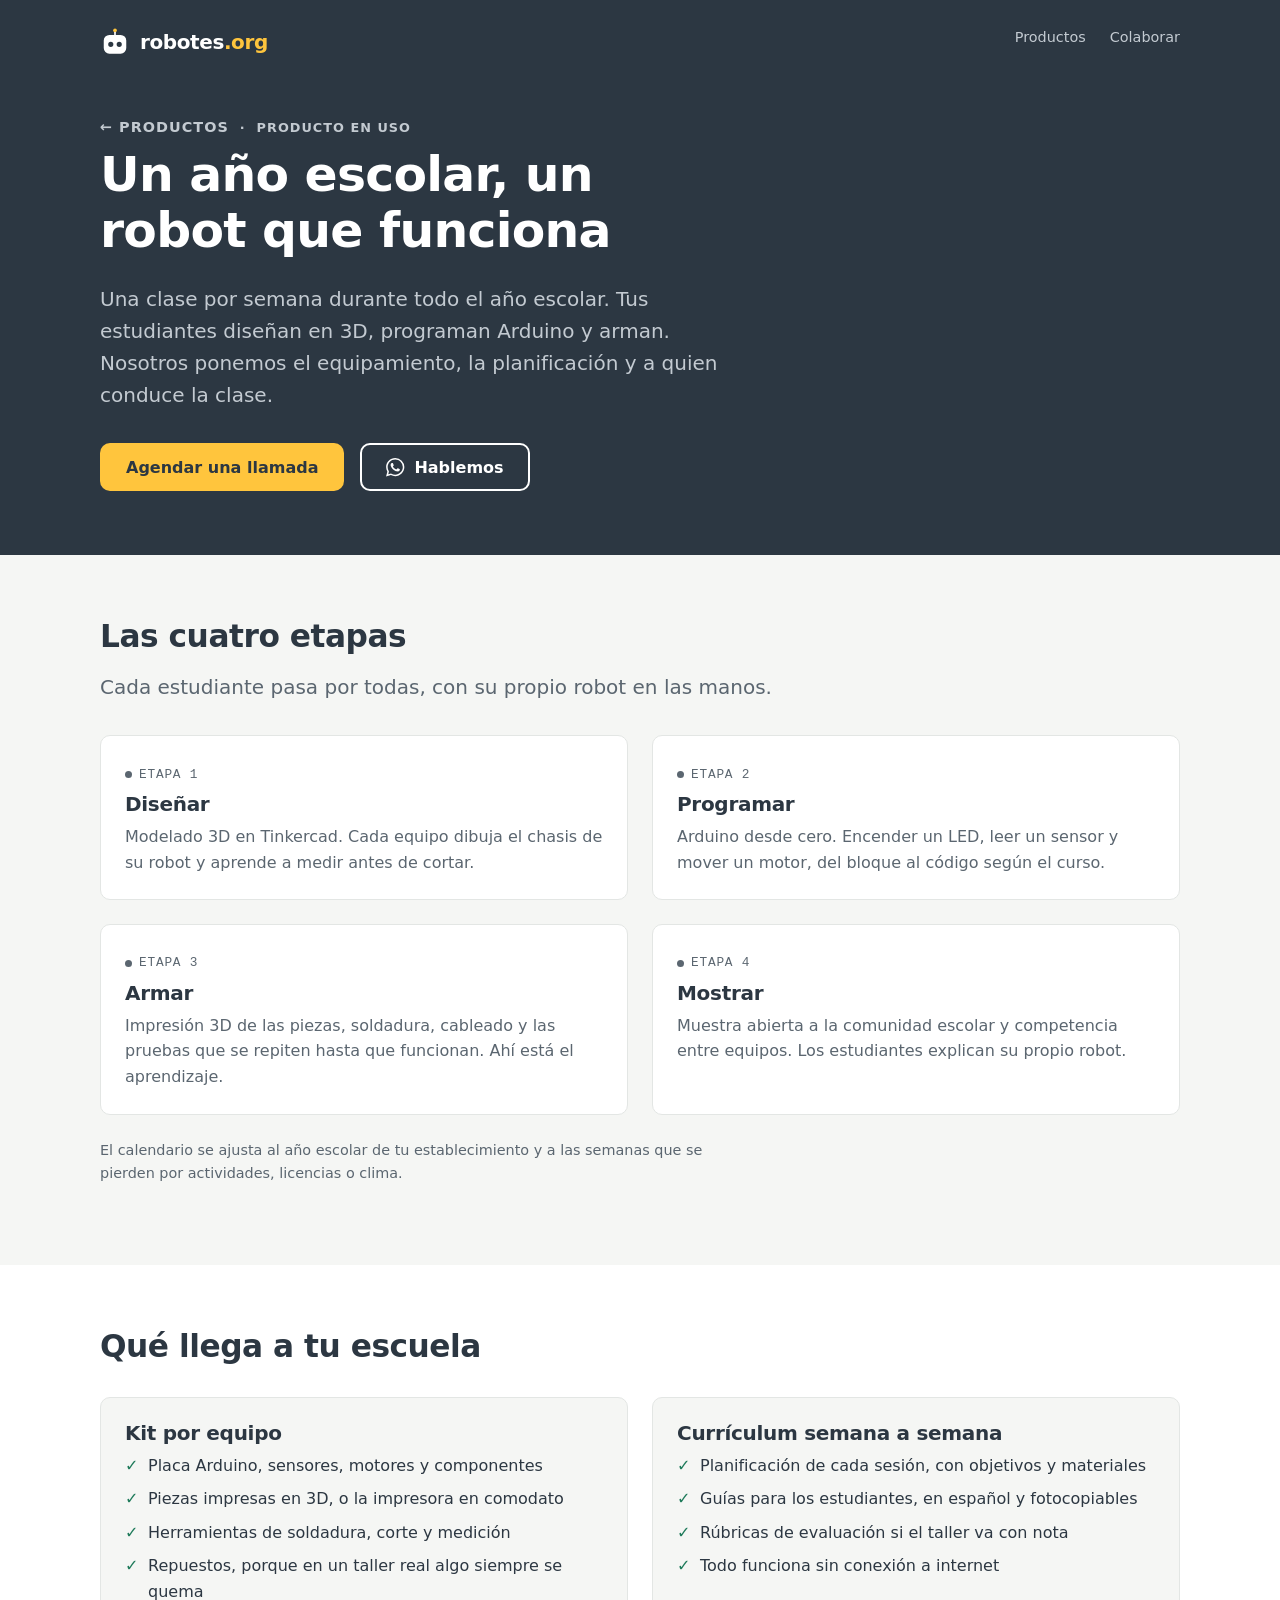
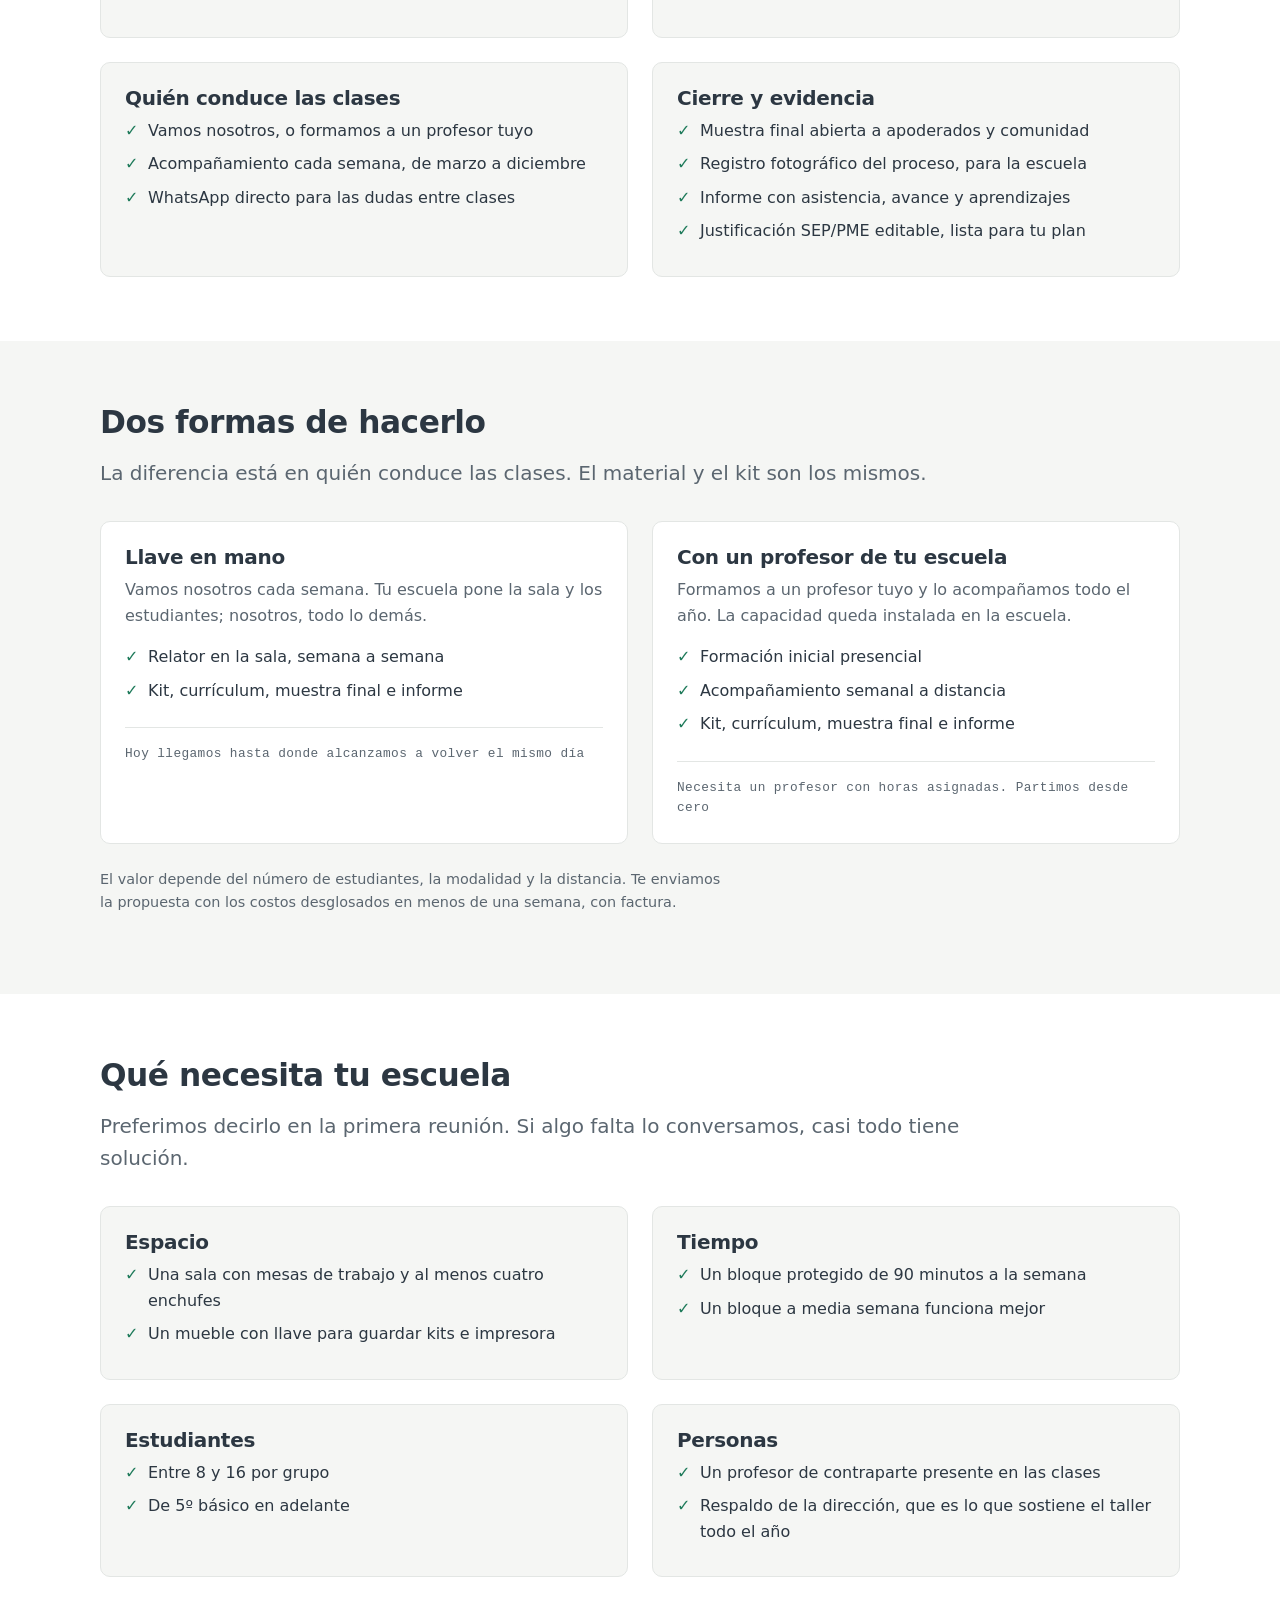
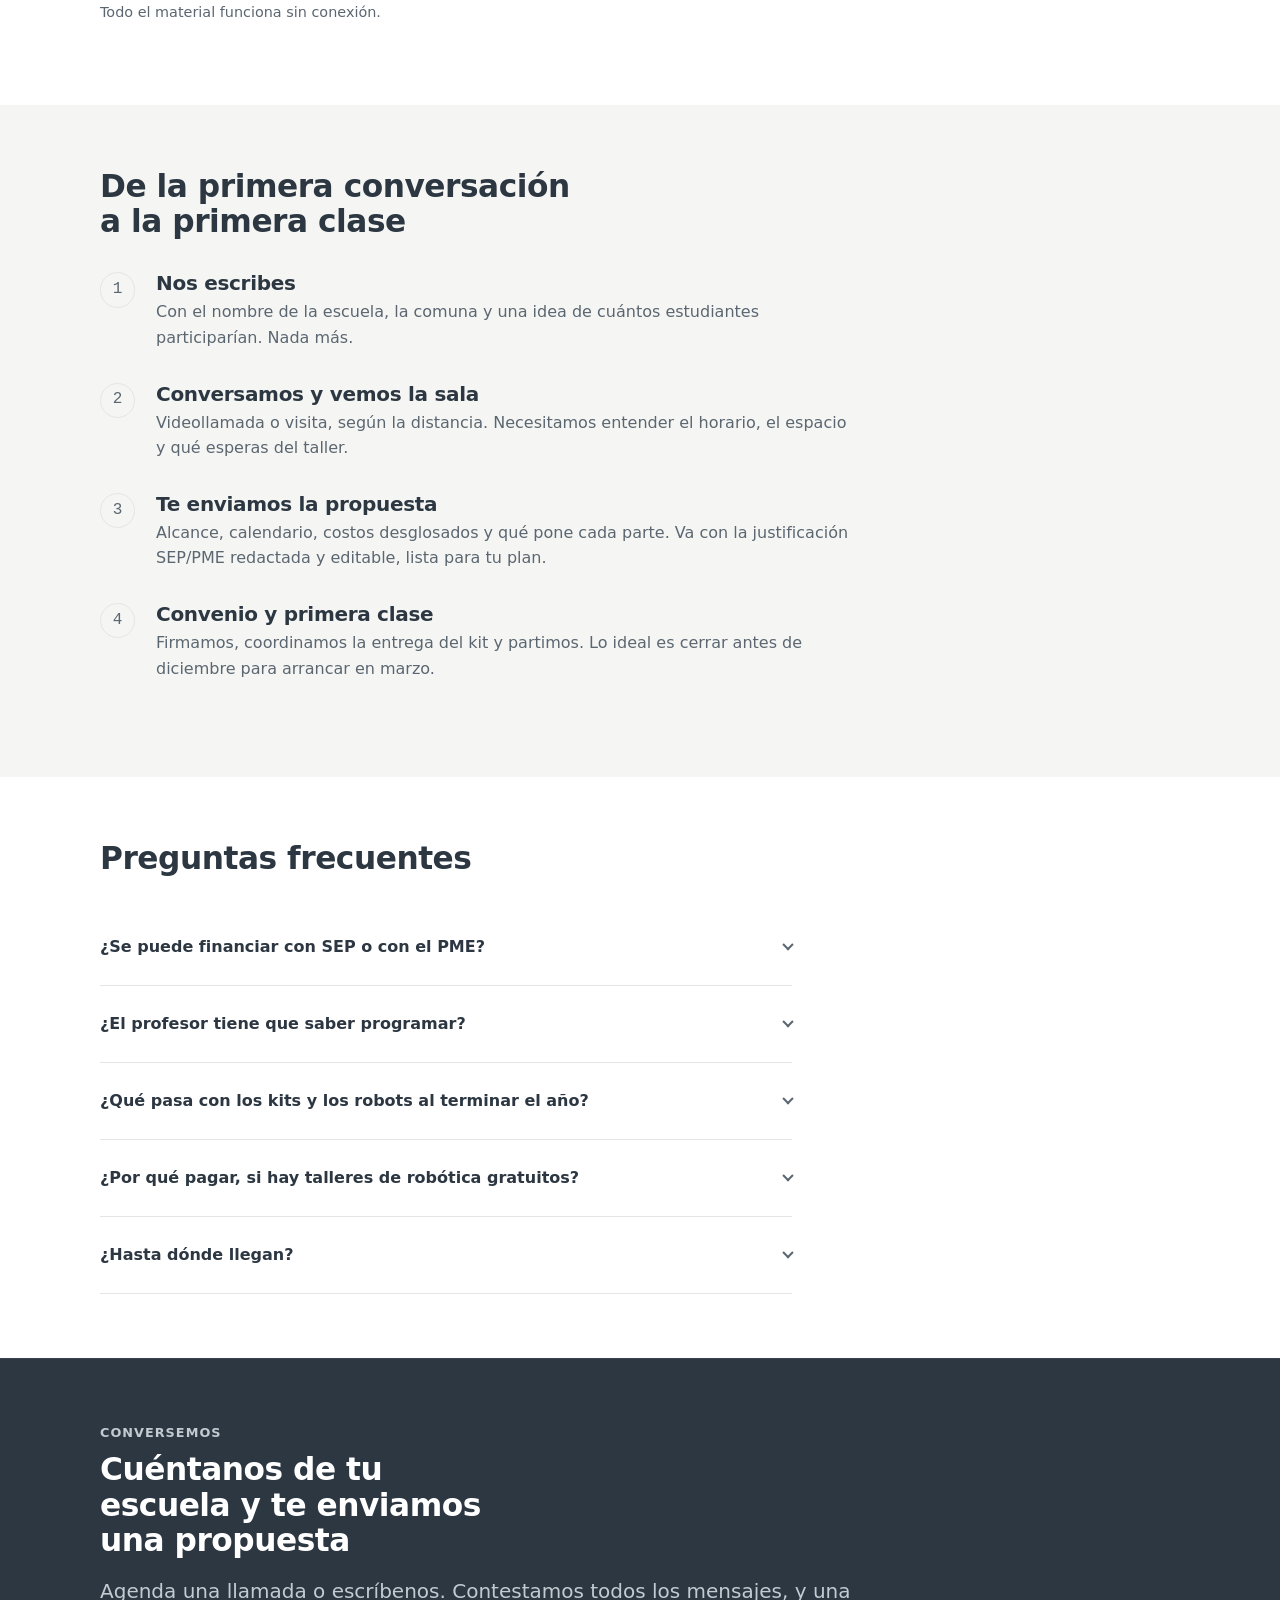
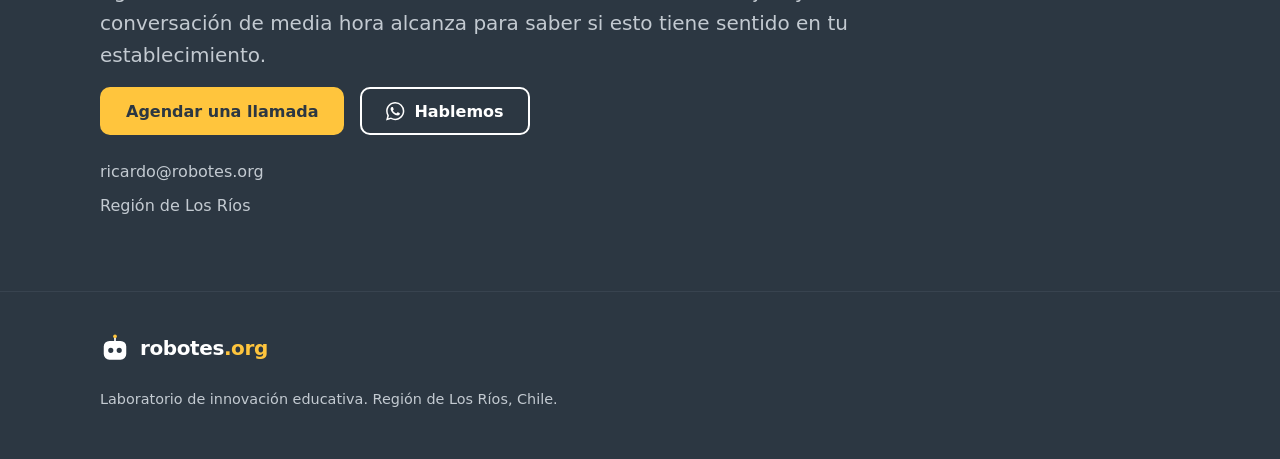
<file: taller.html>
<!DOCTYPE html>
<html lang="es-CL">
<head>
<meta charset="UTF-8">
<meta name="viewport" content="width=device-width, initial-scale=1">
<title>Taller de robótica — robotes.org</title>
<meta name="description" content="Un año escolar completo, una clase por semana. Tus estudiantes diseñan en 3D, programan Arduino y terminan con un robot que funciona. Kit, currículum y acompañamiento incluidos.">
<meta name="theme-color" content="#2c3742">
<!-- Google tag (gtag.js) — medición de visitas del sitio.
     Es la única dependencia externa del sitio y la pidió el fundador en
     septiembre 2026. No va en el juego (rovi.robotes.org): ahí los usuarios
     son niños. -->
<script>
  /* Loaded after the page, so its ~530 KB does not compete with the stylesheets for
     the connection. The gtag() calls below queue in dataLayer until it arrives. */
  window.addEventListener('load', function () {
    var s = document.createElement('script');
    s.async = true;
    s.src = 'https://www.googletagmanager.com/gtag/js?id=G-FMZPN5JJDT';
    document.head.appendChild(s);
  });
</script>
<script>
  window.dataLayer = window.dataLayer || [];
  function gtag(){dataLayer.push(arguments);}
  gtag('js', new Date());

  gtag('config', 'G-FMZPN5JJDT');
</script>

<link rel="icon" href="assets/logo/favicon.svg" type="image/svg+xml">
<link rel="stylesheet" href="assets/tokens.css">
<link rel="stylesheet" href="assets/site.css">

<meta property="og:type" content="website">
<meta property="og:locale" content="es_CL">
<meta property="og:site_name" content="robotes.org">
<meta property="og:title" content="Taller de robótica">
<meta property="og:description" content="Un año escolar completo, una clase por semana. Tus estudiantes diseñan en 3D, programan Arduino y terminan con un robot que funciona. Kit, currículum y acompañamiento incluidos.">
<meta property="og:image" content="assets/og.png">
<meta name="twitter:card" content="summary_large_image">
</head>
<body>

<a class="skip-link" href="#main">Saltar al contenido</a>

<header class="dark">
  <div class="wrap">
    <div class="topbar">
      <a class="lockup" href="index.html" aria-label="robotes.org — inicio">
        <svg viewBox="0 0 64 64" aria-hidden="true" focusable="false">
          <path d="M32 11 V18" stroke="currentColor" stroke-width="3.5" stroke-linecap="round" fill="none"/>
          <circle cx="32" cy="7" r="4" fill="var(--rb-amarillo-chispa)"/>
          <path fill="currentColor" fill-rule="evenodd" d="M20 17 H44 A12 12 0 0 1 56 29 V45 A12 12 0 0 1 44 57 H20 A12 12 0 0 1 8 45 V29 A12 12 0 0 1 20 17 Z
             M28.5 37 A5.5 5.5 0 1 1 17.5 37 A5.5 5.5 0 1 1 28.5 37 Z
             M46.5 37 A5.5 5.5 0 1 1 35.5 37 A5.5 5.5 0 1 1 46.5 37 Z"/>
        </svg>
        <span>robotes<span class="tld">.org</span></span>
      </a>
      <nav aria-label="Secciones">
        <ul class="nav">
          <li><a href="index.html#work">Productos</a></li>
          <li><a href="index.html#collaborate">Colaborar</a></li>
        </ul>
      </nav>
    </div>

    <div class="hero" id="main">
      <p class="eyebrow"><a class="back" href="index.html#work">&#8592; Productos</a> &nbsp;·&nbsp; Producto en uso</p>
      <h1>Un año escolar, un robot que funciona</h1>
      <p class="lede">Una clase por semana durante todo el año escolar. Tus estudiantes diseñan en 3D, programan Arduino y arman. Nosotros ponemos el equipamiento, la planificación y a quien conduce la clase.</p>
      <div class="actions">
        <a class="btn btn-primary" href="https://calendar.app.google/1uUaTF4TMnLypb5dA"
           target="_blank" rel="noopener noreferrer"
           aria-label="Agendar una llamada (se abre en una pestaña nueva)">Agendar una llamada</a>
        <a class="btn btn-secondary" href="https://wa.me/56979526471?text=Hola%2C%20te%20escribo%20desde%20robotes.org"
           target="_blank" rel="noopener noreferrer"
           aria-label="Hablemos por WhatsApp (se abre en una pestaña nueva)">
          <svg viewBox="0 0 24 24" width="20" height="20" aria-hidden="true" focusable="false" fill="currentColor"><path d="M17.472 14.382c-.297-.149-1.758-.867-2.03-.967-.273-.099-.471-.148-.67.15-.197.297-.767.966-.94 1.164-.173.199-.347.223-.644.075-.297-.15-1.255-.463-2.39-1.475-.883-.788-1.48-1.761-1.653-2.059-.173-.297-.018-.458.13-.606.134-.133.298-.347.446-.52.149-.174.198-.298.298-.497.099-.198.05-.371-.025-.52-.075-.149-.669-1.612-.916-2.207-.242-.579-.487-.5-.669-.51-.173-.008-.371-.01-.57-.01-.198 0-.52.074-.792.372-.272.297-1.04 1.016-1.04 2.479 0 1.462 1.065 2.875 1.213 3.074.149.198 2.096 3.2 5.077 4.487.709.306 1.262.489 1.694.625.712.227 1.36.195 1.871.118.571-.085 1.758-.719 2.006-1.413.248-.694.248-1.289.173-1.413-.074-.124-.272-.198-.57-.347m-5.421 7.403h-.004a9.87 9.87 0 0 1-5.031-1.378l-.361-.214-3.741.982.998-3.648-.235-.374a9.86 9.86 0 0 1-1.51-5.26c.001-5.45 4.436-9.884 9.888-9.884 2.64 0 5.122 1.03 6.988 2.898a9.825 9.825 0 0 1 2.893 6.994c-.003 5.45-4.437 9.884-9.885 9.884m8.413-18.297A11.815 11.815 0 0 0 12.05 0C5.495 0 .16 5.335.157 11.892c0 2.096.547 4.142 1.588 5.945L.057 24l6.305-1.654a11.882 11.882 0 0 0 5.683 1.448h.005c6.554 0 11.89-5.335 11.893-11.893a11.821 11.821 0 0 0-3.48-8.413Z"/></svg>
          Hablemos</a>
      </div>
    </div>
  </div>
</header>

<main>

<section id="etapas" class="band">
  <div class="wrap">
    <h2>Las cuatro etapas</h2>
    <p class="lede muted">
      Cada estudiante pasa por todas, con su propio robot en las manos.
    </p>
    <div class="grid grid-2">
      <article class="card"><div class="card-body">
        <span class="status">Etapa 1</span><h3>Diseñar</h3>
        <p class="muted">Modelado 3D en Tinkercad. Cada equipo dibuja el chasis de su robot
          y aprende a medir antes de cortar.</p>
      </div></article>
      <article class="card"><div class="card-body">
        <span class="status">Etapa 2</span><h3>Programar</h3>
        <p class="muted">Arduino desde cero. Encender un LED, leer un sensor y mover un motor, del bloque al
        código según el curso.</p>
      </div></article>
      <article class="card"><div class="card-body">
        <span class="status">Etapa 3</span><h3>Armar</h3>
        <p class="muted">Impresión 3D de las piezas, soldadura, cableado y las pruebas que se repiten hasta que
        funcionan. Ahí está el aprendizaje.</p>
      </div></article>
      <article class="card"><div class="card-body">
        <span class="status">Etapa 4</span><h3>Mostrar</h3>
        <p class="muted">Muestra abierta a la comunidad escolar y competencia entre equipos.
          Los estudiantes explican su propio robot.</p>
      </div></article>
    </div>
    <p class="muted footnote">
      El calendario se ajusta al año escolar de tu establecimiento y a las semanas que se
      pierden por actividades, licencias o clima.
    </p>
  </div>
</section>

<section id="incluye">
  <div class="wrap">
    <h2>Qué llega a tu escuela</h2>
    <div class="grid grid-2">
      <article class="card"><div class="card-body">
        <h3>Kit por equipo</h3>
        <ul class="checks">
          <li>Placa Arduino, sensores, motores y componentes</li>
          <li>Piezas impresas en 3D, o la impresora en comodato</li>
          <li>Herramientas de soldadura, corte y medición</li>
          <li>Repuestos, porque en un taller real algo siempre se quema</li>
        </ul>
      </div></article>
      <article class="card"><div class="card-body">
        <h3>Currículum semana a semana</h3>
        <ul class="checks">
          <li>Planificación de cada sesión, con objetivos y materiales</li>
          <li>Guías para los estudiantes, en español y fotocopiables</li>
          <li>Rúbricas de evaluación si el taller va con nota</li>
          <li>Todo funciona sin conexión a internet</li>
        </ul>
      </div></article>
      <article class="card"><div class="card-body">
        <h3>Quién conduce las clases</h3>
        <ul class="checks">
          <li>Vamos nosotros, o formamos a un profesor tuyo</li>
          <li>Acompañamiento cada semana, de marzo a diciembre</li>
          <li>WhatsApp directo para las dudas entre clases</li>
        </ul>
      </div></article>
      <article class="card"><div class="card-body">
        <h3>Cierre y evidencia</h3>
        <ul class="checks">
          <li>Muestra final abierta a apoderados y comunidad</li>
          <li>Registro fotográfico del proceso, para la escuela</li>
          <li>Informe con asistencia, avance y aprendizajes</li>
          <li>Justificación SEP/PME editable, lista para tu plan</li>
        </ul>
      </div></article>
    </div>
  </div>
</section>

<section id="modalidades" class="band">
  <div class="wrap">
    <h2>Dos formas de hacerlo</h2>
    <p class="lede muted">
      La diferencia está en quién conduce las clases. El material y el kit son los mismos.
    </p>
    <div class="grid grid-2">
      <article class="card"><div class="card-body">
        <h3>Llave en mano</h3>
        <p class="muted">Vamos nosotros cada semana. Tu escuela pone la sala y los
          estudiantes; nosotros, todo lo demás.</p>
        <ul class="checks">
          <li>Relator en la sala, semana a semana</li>
          <li>Kit, currículum, muestra final e informe</li>
        </ul>
        <p class="product-meta">Hoy llegamos hasta donde alcanzamos a volver el mismo día</p>
      </div></article>
      <article class="card"><div class="card-body">
        <h3>Con un profesor de tu escuela</h3>
        <p class="muted">Formamos a un profesor tuyo y lo acompañamos todo el año. La
          capacidad queda instalada en la escuela.</p>
        <ul class="checks">
          <li>Formación inicial presencial</li>
          <li>Acompañamiento semanal a distancia</li>
          <li>Kit, currículum, muestra final e informe</li>
        </ul>
        <p class="product-meta">Necesita un profesor con horas asignadas. Partimos desde cero</p>
      </div></article>
    </div>
    <p class="muted footnote">
      El valor depende del número de estudiantes, la modalidad y la distancia. Te enviamos la
      propuesta con los costos desglosados en menos de una semana, con factura.
    </p>
  </div>
</section>

<section id="requisitos">
  <div class="wrap">
    <h2>Qué necesita tu escuela</h2>
    <p class="lede muted">
      Preferimos decirlo en la primera reunión. Si algo falta lo conversamos, casi todo tiene
      solución.
    </p>
    <div class="grid grid-2">
      <article class="card"><div class="card-body">
        <h3>Espacio</h3>
        <ul class="checks">
          <li>Una sala con mesas de trabajo y al menos cuatro enchufes</li>
          <li>Un mueble con llave para guardar kits e impresora</li>
        </ul>
      </div></article>
      <article class="card"><div class="card-body">
        <h3>Tiempo</h3>
        <ul class="checks">
          <li>Un bloque protegido de 90 minutos a la semana</li>
          <li>Un bloque a media semana funciona mejor</li>
        </ul>
      </div></article>
      <article class="card"><div class="card-body">
        <h3>Estudiantes</h3>
        <ul class="checks">
          <li>Entre 8 y 16 por grupo</li>
          <li>De 5º básico en adelante</li>
        </ul>
      </div></article>
      <article class="card"><div class="card-body">
        <h3>Personas</h3>
        <ul class="checks">
          <li>Un profesor de contraparte presente en las clases</li>
          <li>Respaldo de la dirección, que es lo que sostiene el taller todo el año</li>
        </ul>
      </div></article>
    </div>
    <p class="muted footnote">
      Todo el material funciona sin conexión.
    </p>
  </div>
</section>

<section id="proceso" class="band">
  <div class="wrap">
    <h2>De la primera conversación a la primera clase</h2>
    <ol class="steps">
      <li><div><h3>Nos escribes</h3><p class="muted">Con el nombre de la escuela, la comuna
        y una idea de cuántos estudiantes participarían. Nada más.</p></div></li>
      <li><div><h3>Conversamos y vemos la sala</h3><p class="muted">Videollamada o visita,
        según la distancia. Necesitamos entender el horario, el espacio y qué esperas del
        taller.</p></div></li>
      <li><div><h3>Te enviamos la propuesta</h3><p class="muted">Alcance, calendario, costos
        desglosados y qué pone cada parte. Va con la justificación SEP/PME redactada y editable, lista para tu plan.</p></div></li>
      <li><div><h3>Convenio y primera clase</h3><p class="muted">Firmamos, coordinamos la
        entrega del kit y partimos. Lo ideal es cerrar antes de diciembre para arrancar en
        marzo.</p></div></li>
    </ol>
  </div>
</section>

<section id="faq">
  <div class="wrap prose">
    <h2>Preguntas frecuentes</h2>
    <div class="faq">
      <details>
        <summary>&#191;Se puede financiar con SEP o con el PME?</summary>
        <p class="muted">Los talleres extraprogramáticos se financian habitualmente por esa vía, y el
        procedimiento lo define cada establecimiento con su sostenedor. Emitimos factura y
        entregamos la propuesta con el desglose y la justificación redactada. Conviene
        conversarlo entre octubre y diciembre para dejarlo en el plan del año siguiente.</p>
      </details>
      <details>
        <summary>&#191;El profesor tiene que saber programar?</summary>
        <p class="muted">Partimos desde cero. La formación inicial está pensada para alguien que nunca ha tocado
        un Arduino. Necesitamos que tenga horas asignadas y esté en la sala cada semana.</p>
      </details>
      <details>
        <summary>&#191;Qué pasa con los kits y los robots al terminar el año?</summary>
        <p class="muted">Los robots que arman los estudiantes quedan en la escuela. Los kits, la impresora 3D y
        las herramientas van en comodato mientras dure el convenio, o los puede comprar el
        establecimiento. Queda todo escrito.</p>
      </details>
      <details>
        <summary>&#191;Por qué pagar, si hay talleres de robótica gratuitos?</summary>
        <p class="muted">Son cosas distintas y conviven bien. Los programas gratuitos de fundaciones y
        universidades suelen ser semestrales, los sábados y desde 7º básico, así que dependen de
        que la familia pueda mover al estudiante. Este taller ocurre dentro del horario de
        clases, todas las semanas de marzo a diciembre. Si tu escuela ya participa en uno,
        mejor, porque esos estudiantes llegan con ventaja.</p>
      </details>
      <details>
        <summary>&#191;Hasta dónde llegan?</summary>
        <p class="muted">El taller presencial llega hasta donde alcanzamos a ir y volver el mismo día. La
        modalidad con un profesor tuyo funciona a distancia. Escríbenos y lo conversamos.</p>
      </details>
    </div>
  </div>
</section>

</main>

<section id="contact" class="dark closing">
  <div class="wrap">
    <p class="eyebrow">Conversemos</p>
    <h2>Cuéntanos de tu escuela y te enviamos una propuesta</h2>
    <p class="lede muted">
      Agenda una llamada o escríbenos. Contestamos todos los mensajes, y una conversación de
      media hora alcanza para saber si esto tiene sentido en tu establecimiento.
    </p>
    <div class="actions">
      <a class="btn btn-primary" href="https://calendar.app.google/1uUaTF4TMnLypb5dA"
         target="_blank" rel="noopener noreferrer"
         aria-label="Agendar una llamada (se abre en una pestaña nueva)">Agendar una llamada</a>
      <a class="btn btn-secondary" href="https://wa.me/56979526471?text=Hola%2C%20te%20escribo%20desde%20robotes.org"
         target="_blank" rel="noopener noreferrer"
         aria-label="Hablemos por WhatsApp (se abre en una pestaña nueva)">
        <svg viewBox="0 0 24 24" width="20" height="20" aria-hidden="true" focusable="false" fill="currentColor"><path d="M17.472 14.382c-.297-.149-1.758-.867-2.03-.967-.273-.099-.471-.148-.67.15-.197.297-.767.966-.94 1.164-.173.199-.347.223-.644.075-.297-.15-1.255-.463-2.39-1.475-.883-.788-1.48-1.761-1.653-2.059-.173-.297-.018-.458.13-.606.134-.133.298-.347.446-.52.149-.174.198-.298.298-.497.099-.198.05-.371-.025-.52-.075-.149-.669-1.612-.916-2.207-.242-.579-.487-.5-.669-.51-.173-.008-.371-.01-.57-.01-.198 0-.52.074-.792.372-.272.297-1.04 1.016-1.04 2.479 0 1.462 1.065 2.875 1.213 3.074.149.198 2.096 3.2 5.077 4.487.709.306 1.262.489 1.694.625.712.227 1.36.195 1.871.118.571-.085 1.758-.719 2.006-1.413.248-.694.248-1.289.173-1.413-.074-.124-.272-.198-.57-.347m-5.421 7.403h-.004a9.87 9.87 0 0 1-5.031-1.378l-.361-.214-3.741.982.998-3.648-.235-.374a9.86 9.86 0 0 1-1.51-5.26c.001-5.45 4.436-9.884 9.888-9.884 2.64 0 5.122 1.03 6.988 2.898a9.825 9.825 0 0 1 2.893 6.994c-.003 5.45-4.437 9.884-9.885 9.884m8.413-18.297A11.815 11.815 0 0 0 12.05 0C5.495 0 .16 5.335.157 11.892c0 2.096.547 4.142 1.588 5.945L.057 24l6.305-1.654a11.882 11.882 0 0 0 5.683 1.448h.005c6.554 0 11.89-5.335 11.893-11.893a11.821 11.821 0 0 0-3.48-8.413Z"/></svg>
        Hablemos</a>
    </div>
    <ul class="contact muted">
      <li>ricardo@robotes.org</li>
      <li>Región de Los Ríos</li>
    </ul>
  </div>
</section>

<footer>
  <div class="wrap">
    <span class="lockup">
      <svg viewBox="0 0 64 64" aria-hidden="true" focusable="false">
          <path d="M32 11 V18" stroke="currentColor" stroke-width="3.5" stroke-linecap="round" fill="none"/>
          <circle cx="32" cy="7" r="4" fill="var(--rb-amarillo-chispa)"/>
          <path fill="currentColor" fill-rule="evenodd" d="M20 17 H44 A12 12 0 0 1 56 29 V45 A12 12 0 0 1 44 57 H20 A12 12 0 0 1 8 45 V29 A12 12 0 0 1 20 17 Z
             M28.5 37 A5.5 5.5 0 1 1 17.5 37 A5.5 5.5 0 1 1 28.5 37 Z
             M46.5 37 A5.5 5.5 0 1 1 35.5 37 A5.5 5.5 0 1 1 46.5 37 Z"/>
        </svg>
      <span>robotes<span class="tld">.org</span></span>
    </span>
    <p>Laboratorio de innovación educativa. Región de Los Ríos, Chile.</p>
  </div>
</footer>

</body>
</html>
</file>
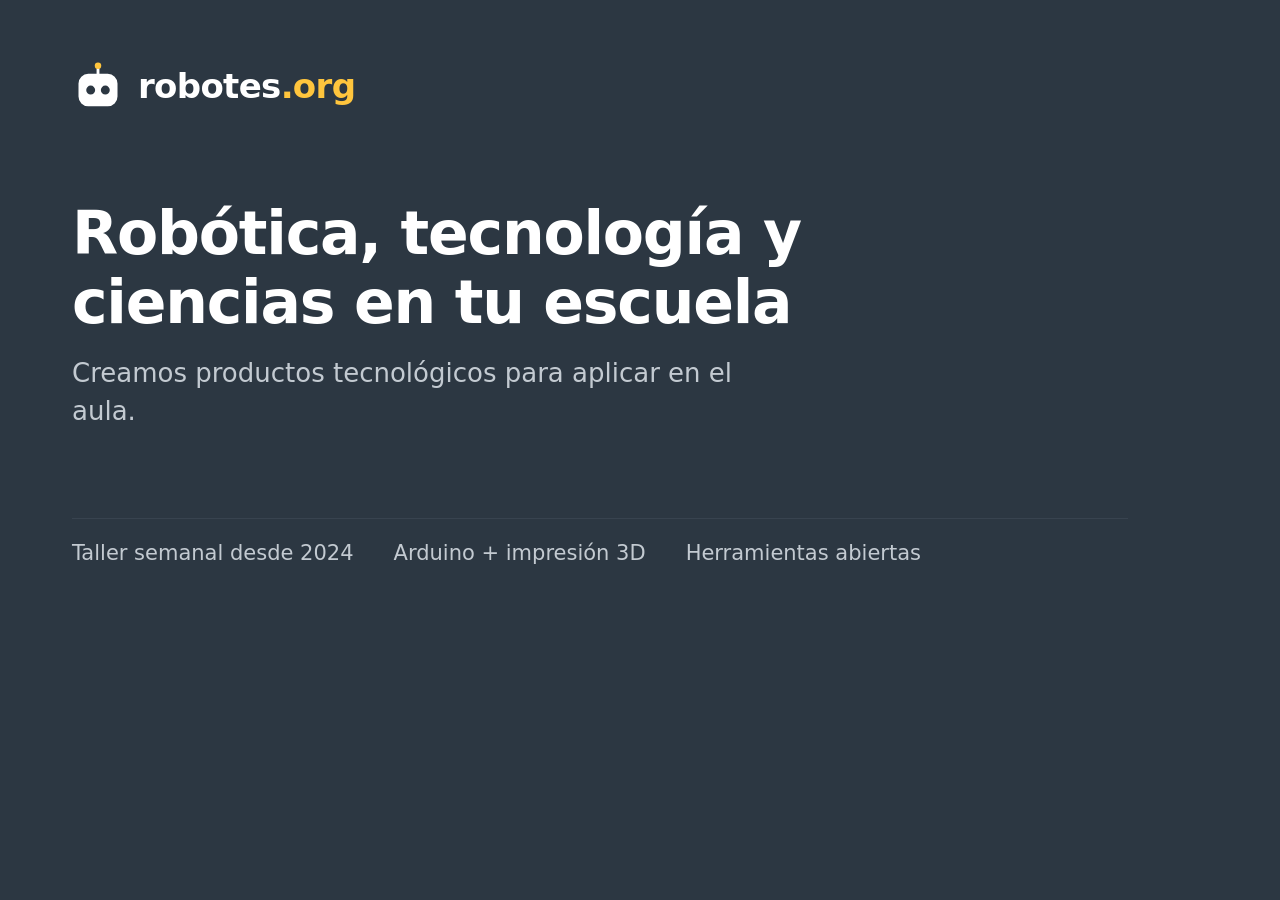
<file: assets/og-card.html>
<!DOCTYPE html>
<html lang="es-CL">
<head>
<meta charset="UTF-8">
<title>og card</title>
<link rel="stylesheet" href="tokens.css">
<style>
  /* Source for assets/og.png — the preview card WhatsApp, Slack and email
     clients render when someone shares robotes.org. Do not edit og.png by
     hand: edit this file and re-render it with ./build-og.sh. */

  * { box-sizing: border-box; margin: 0; }
  body {
    width: 1200px; height: 630px;
    background: var(--rb-pizarra);
    color: var(--rb-blanco);
    font-family: var(--rb-font-texto);
    padding: 60px 72px;
    overflow: hidden;
    display: flex; flex-direction: column; justify-content: space-between;
  }
  .lockup {
    display: flex; align-items: center; gap: 14px;
    font-family: var(--rb-font-titulo); font-weight: 700; font-size: 34px;
    letter-spacing: -0.02em;
  }
  .lockup svg { width: 52px; height: 52px; }
  .tld { color: var(--rb-amarillo-chispa); }

  h1 {
    font-family: var(--rb-font-titulo);
    font-weight: 600;
    font-size: 60px;
    line-height: var(--rb-leading-titulo);
    letter-spacing: -0.02em;
    max-width: 18ch;
    margin-bottom: 18px;
  }
  .lede { font-size: 26px; line-height: 1.45; color: var(--rb-bruma); max-width: 40ch; }

  .foot {
    display: flex; gap: 40px;
    font-size: 21px; line-height: 1.2; color: var(--rb-bruma);
    border-top: 1px solid var(--rb-pizarra-alta);
    padding-top: 22px; padding-bottom: 4px;
  }
</style>
</head>
<body>
  <div class="lockup">
    <svg viewBox="0 0 64 64" aria-hidden="true">
      <path d="M32 11 V18" stroke="currentColor" stroke-width="3.5" stroke-linecap="round" fill="none"/>
      <circle cx="32" cy="7" r="4" fill="var(--rb-amarillo-chispa)"/>
      <path fill="currentColor" fill-rule="evenodd" d="M20 17 H44 A12 12 0 0 1 56 29 V45 A12 12 0 0 1 44 57 H20 A12 12 0 0 1 8 45 V29 A12 12 0 0 1 20 17 Z
         M28.5 37 A5.5 5.5 0 1 1 17.5 37 A5.5 5.5 0 1 1 28.5 37 Z
         M46.5 37 A5.5 5.5 0 1 1 35.5 37 A5.5 5.5 0 1 1 46.5 37 Z"/>
    </svg>
    <span>robotes<span class="tld">.org</span></span>
  </div>

  <div>
    <h1>Robótica, tecnología y ciencias en tu escuela</h1>
    <p class="lede">Creamos productos tecnológicos para aplicar en el aula.</p>
  </div>

  <div class="foot">
    <span>Taller semanal desde 2024</span>
    <span>Arduino + impresión 3D</span>
    <span>Herramientas abiertas</span>
  </div>
</body>
</html>
</file>
<file: assets/tokens.css>
/* robotes.org — tokens de marca v1
   Fuente de verdad de color, tipografía y espaciado.
   Copiar este archivo a cualquier repo nuevo antes de escribir CSS propio. */

:root {
  /* --- Color: marca --- */
  --rb-pizarra: #2c3742;      /* tinta institucional: titulares, texto, fondos oscuros */
  --rb-pizarra-alta: #38434f; /* superficie elevada sobre Pizarra: tarjetas, degradados, barras */
  --rb-azul-taller: #15628f;  /* primario de acción: links, botones, énfasis */
  --rb-amarillo-chispa: #ffc53d; /* acento. Nunca como texto sobre blanco */
  --rb-verde-bosque: #1e7a5a; /* apoyo: estados de éxito, naturaleza, datos */

  /* --- Color: neutros --- */
  --rb-blanco: #ffffff;
  --rb-papel: #f5f6f4;   /* fondo cálido por defecto de documentos */
  --rb-niebla: #e3e6e4;  /* bordes, separadores, superficies */
  --rb-grafito: #5b6670; /* texto secundario sobre fondos claros */
  --rb-bruma: #c3cad1;   /* texto secundario sobre fondos oscuros */
  --rb-carbon: #12181d;  /* texto sobre fondos claros cuando no se usa azul */

  /* --- Roles semánticos (usar estos en el CSS de cada proyecto) --- */
  --rb-fondo: var(--rb-blanco);
  --rb-fondo-alt: var(--rb-papel);
  --rb-texto: var(--rb-pizarra);
  --rb-texto-suave: var(--rb-grafito);
  --rb-borde: var(--rb-niebla);
  --rb-link: var(--rb-azul-taller);
  --rb-acento: var(--rb-amarillo-chispa);

  /* --- Tipografía --- */
  --rb-font-titulo: "Space Grotesk", "Segoe UI", system-ui, -apple-system, sans-serif;
  --rb-font-texto: "Inter", "Segoe UI", system-ui, -apple-system, sans-serif;
  --rb-font-mono: "JetBrains Mono", "Cascadia Code", Consolas, monospace;

  /* Escala tipográfica (razón 1.25, base 16px) */
  --rb-text-xs: 0.8rem;
  --rb-text-sm: 0.9rem;
  --rb-text-base: 1rem;
  --rb-text-lg: 1.25rem;
  --rb-text-xl: 1.563rem;
  --rb-text-2xl: 1.953rem;
  --rb-text-3xl: 2.441rem;
  --rb-text-4xl: 3.052rem;

  --rb-leading-titulo: 1.15;
  --rb-leading-texto: 1.6;

  /* --- Espaciado (base 8px) --- */
  --rb-space-1: 0.5rem;
  --rb-space-2: 1rem;
  --rb-space-3: 1.5rem;
  --rb-space-4: 2rem;
  --rb-space-6: 3rem;
  --rb-space-8: 4rem;

  /* --- Forma --- */
  --rb-radio: 10px;      /* mismo radio que la cabeza del isotipo */
  --rb-radio-sm: 6px;
  --rb-borde-ancho: 1px;
  --rb-medida: 68ch;     /* ancho máximo de línea de lectura */
}

/* Modo oscuro: sólo para pantallas de proyección y presentaciones.
   Los documentos impresos usan siempre el modo claro. */
@media (prefers-color-scheme: dark) {
  :root {
    --rb-fondo: var(--rb-pizarra);
    --rb-fondo-alt: var(--rb-pizarra-alta);
    --rb-texto: #eef2f5;
    --rb-texto-suave: var(--rb-bruma);
    --rb-borde: #45515d;
    --rb-link: #7cc0e8; /* el azul taller no tiene contraste suficiente sobre pizarra */
  }
}
</file>
<file: assets/site.css>
/* robotes.org — estilos del sitio
   Compartido por index.html y por cada página de producto.
   Los colores salen siempre de assets/tokens.css: acá no se escribe un hex. */

/* ── Base ─────────────────────────────────────────────────────────────
   No hand-written hex: every color comes from assets/tokens.css (~/marca).

   This page pins its own light palette from the raw tokens instead of using
   the semantic roles (--rb-fondo, --rb-texto, …). Those roles flip with
   prefers-color-scheme, which would repaint every section in Pizarra for any
   visitor whose system is in dark mode. Manual §3.6 keeps dark mode for
   projected screens, not for sites like this. Same reasoning as
   presentacion, which pins itself dark for the opposite reason. */

:root {
  --page-bg: var(--rb-blanco);
  --page-bg-alt: var(--rb-papel);
  --page-text: var(--rb-pizarra);
  --page-text-soft: var(--rb-grafito);
  --page-border: var(--rb-niebla);
  --page-link: var(--rb-azul-taller);
}

*, *::before, *::after { box-sizing: border-box; }

html { scroll-behavior: smooth; }
@media (prefers-reduced-motion: reduce) { html { scroll-behavior: auto; } }

body {
  margin: 0;
  font-family: var(--rb-font-texto);
  font-size: var(--rb-text-base);
  line-height: var(--rb-leading-texto);
  color: var(--page-text);
  background: var(--page-bg);
  -webkit-text-size-adjust: 100%;
}

h1, h2, h3 {
  font-family: var(--rb-font-titulo);
  line-height: var(--rb-leading-titulo);
  font-weight: 600;
  letter-spacing: -0.015em;
  margin: 0 0 var(--rb-space-2);
  text-wrap: balance;
}
h1 { font-size: var(--rb-text-3xl); }
h2 { font-size: var(--rb-text-2xl); max-width: 22ch; }
h3 { font-size: var(--rb-text-lg); }
p  { margin: 0 0 var(--rb-space-2); max-width: var(--rb-medida); }

a { color: var(--page-link); }
/* Manual §7.2: body-copy links are always underlined, color alone is not enough. */
.prose a { text-underline-offset: 0.15em; }

:focus-visible {
  outline: 2px solid var(--rb-azul-taller);
  outline-offset: 2px;
  border-radius: var(--rb-radio-sm);
}
.dark :focus-visible { outline-color: var(--rb-amarillo-chispa); }

ul { padding-left: 1.1em; }
li { margin-bottom: var(--rb-space-1); }
strong { font-weight: 600; }

.skip-link {
  position: absolute; left: -9999px;
  background: var(--rb-blanco); color: var(--rb-pizarra);
  padding: var(--rb-space-1) var(--rb-space-2); border-radius: var(--rb-radio-sm);
}
.skip-link:focus { left: var(--rb-space-2); top: var(--rb-space-2); z-index: 10; }

/* ── Layout ─────────────────────────────────────────────────────────── */

.wrap { width: min(1080px, 100% - 2 * var(--rb-space-3)); margin-inline: auto; }
section { padding: var(--rb-space-8) 0; }

/* Only the hero and the closing block are Pizarra. Everything in between
   alternates white and Papel through .band, which is what the 60/30/8/2 rule
   asks for (manual §3.3): the neutral carries the page and the dark ink
   punctuates it. Cards on a Papel band flip to white to keep their edge. */
.band { background: var(--page-bg-alt); }
.band .card { background: var(--page-bg); }

.dark { background: var(--rb-pizarra); color: var(--rb-blanco); }
.dark h2, .dark h3 { color: var(--rb-blanco); }
.dark .muted { color: var(--rb-bruma); }
.muted { color: var(--page-text-soft); }

.eyebrow {
  font-size: var(--rb-text-xs);
  text-transform: uppercase;
  letter-spacing: 0.08em;
  font-weight: 600;
  font-family: var(--rb-font-titulo);
  color: var(--page-text-soft);
  margin: 0 0 var(--rb-space-1);
}
.dark .eyebrow { color: var(--rb-bruma); }

.lede { font-size: var(--rb-text-lg); max-width: var(--rb-medida); }
.footnote { font-size: var(--rb-text-sm); margin-top: var(--rb-space-3); }

/* ── Lockup ───────────────────────────────────────────────────────────
   Built in HTML instead of using logo-horizontal.svg on purpose: that file
   carries live text, so without Space Grotesk installed the fallback face
   overflows its viewBox and the wordmark gets clipped to "robotes.o".
   Here the mark is an SVG and the name is real text, so it always fits,
   inherits the page font stack and stays selectable and searchable. */

.lockup {
  display: inline-flex; align-items: center; gap: 0.5em;
  text-decoration: none;
  font-family: var(--rb-font-titulo);
  font-weight: 700;
  font-size: var(--rb-text-lg);
  letter-spacing: -0.02em;
  color: var(--rb-blanco);
  /* Manual §2.3: clear space around the mark equals the antenna height. */
  padding: 0.4em 0;
}
.lockup svg { width: 1.5em; height: 1.5em; flex: none; overflow: visible; }
.lockup .tld { color: var(--rb-amarillo-chispa); }

/* ── Header and hero ────────────────────────────────────────────────── */

.topbar {
  display: flex; align-items: center; justify-content: space-between;
  gap: var(--rb-space-2);
  padding-top: var(--rb-space-2);
}
.nav { display: flex; gap: var(--rb-space-3); list-style: none; margin: 0; padding: 0; }
.nav a {
  color: var(--rb-bruma); text-decoration: none;
  font-size: var(--rb-text-sm);
  display: inline-flex; align-items: center; min-height: 44px;
}
.nav a:hover { color: var(--rb-blanco); text-decoration: underline; }
@media (max-width: 860px) { .nav { display: none; } }

/* ── Hero background — OFF ────────────────────────────────────────────
   Nothing uses .hero-bg right now: the <header> carries only .dark, so the
   hero is solid Pizarra. The placeholder photo was removed in September 2026
   and this block is kept, measured and ready, for the real one.

   To turn it back on: drop the photo at assets/hero.jpg and add hero-bg to
   the <header> class list. Then re-measure the contrast per text region — a
   lighter or busier photo will break the numbers recorded in CLAUDE.md.

   The photo is light, so white text needs a heavy Pizarra veil over it,
   not a decorative tint: the overlay stays above 90% across the whole
   column where text sits and only opens up on the right, where nothing is
   written. The tint is built with color-mix so no hex is hand-written; if a
   browser does not support color-mix the whole background-image declaration
   is dropped — image included — and the header falls back to solid Pizarra,
   which is the design this page had before. That is the safe failure. */
.hero-bg {
  background-image:
    /* The nav sits top right, exactly where the side veil opens up to let the
       photo through: measured at 2.93:1 against Bruma there, under the 4.5:1
       AA floor. This band darkens that strip only, and fades out before it
       reaches the headline so it does not read as a toolbar. */
    linear-gradient(to bottom,
      color-mix(in srgb, var(--rb-pizarra) 82%, transparent) 0,
      color-mix(in srgb, var(--rb-pizarra) 78%, transparent) 64px,
      transparent 150px),
    /* Solid Pizarra across the whole text column, not a 97% tint: at 97% the
       robot still ghosted through behind the headline. The photo only starts
       where the writing stops. */
    linear-gradient(to right,
      var(--rb-pizarra) 0%,
      var(--rb-pizarra) 54%,
      color-mix(in srgb, var(--rb-pizarra) 86%, transparent) 68%,
      color-mix(in srgb, var(--rb-pizarra) 42%, transparent) 100%),
    url("assets/hero.jpg");
  /* `auto 100%` instead of `cover`: cover scaled the photo to the full header
     width, so it ran under the text and background-position-x had nothing to
     move. Sized to the header height it is ~820px wide, anchored right, and
     the left half of the header is untouched Pizarra. */
  background-size: auto, auto, auto 100%;
  background-position: center, center, right center;
  background-repeat: no-repeat;
}
/* Below the split point the text runs the full width, so there is no clear
   side left for the photo: the veil goes uniform and the image survives only
   as texture. */
@media (max-width: 860px) {
  .hero-bg {
    background-image:
      linear-gradient(to bottom,
        color-mix(in srgb, var(--rb-pizarra) 96%, transparent) 0%,
        color-mix(in srgb, var(--rb-pizarra) 88%, transparent) 100%),
      url("assets/hero.jpg");
    background-size: auto, cover;
    background-position: center, center center;
  }
}

/* ── Hero art ───────────────────────────────────────────────────────────
   Line art on the empty right half of the hero. Monochrome on purpose: the
   yellow of this view already belongs to the primary button (manual §3.3), and
   a second yellow here would split the eye between the drawing and the call to
   action. Decorative, so aria-hidden and hidden outright on narrow screens
   rather than squeezed under the text. */
.hero-grid {
  display: grid;
  grid-template-columns: minmax(0, 1fr) minmax(0, 400px);
  gap: var(--rb-space-6);
  /* `end` y no `center`: así el borde inferior del dibujo cae siempre a la
     altura de los botones, que son lo último de la columna de texto. Centrado
     quedaba tres píxeles corto a 1280 y cincuenta y nueve a 960, porque el
     titular pasa a tres líneas y la columna crece. */
  align-items: end;
}
.hero-art { color: var(--rb-bruma); justify-self: end; width: 100%; max-width: 400px; }
.hero-art svg { display: block; width: 100%; height: auto; }

/* ── Hero art: movimiento ───────────────────────────────────────────────
   The drawing does not react to the mouse: a signal leaves the school along each
   trace and the arcs breathe, and that is all. Answering the pointer is the
   particle field's job — the drawing jumping as well read as a glitch. Every
   animation is off under prefers-reduced-motion. */

.trace-pulse {
  /* Blanco y no Bruma: el pulso tiene que leerse como una señal que recorre la
     pista, no como un tramo un poco más claro de la misma línea. */
  stroke: var(--rb-blanco);
  stroke-dasharray: 7 100;
  stroke-dashoffset: 105;
  opacity: 0;
  animation: trace-run 7s linear infinite;
}
.pulse-2 { animation-delay: 2.3s; }
.pulse-3 { animation-delay: 4.6s; }

@keyframes trace-run {
  0%   { stroke-dashoffset: 107; opacity: 0; }
  10%  { opacity: 0.95; }
  85%  { opacity: 0.95; }
  100% { stroke-dashoffset: 0; opacity: 0; }
}

.art-arcs { animation: arcs-breathe 9s ease-in-out infinite; }
@keyframes arcs-breathe {
  0%, 100% { opacity: 0.22; }
  50%      { opacity: 0.4; }
}

/* Partículas que dibuja assets/hero-stars.js sobre todo el fondo de la portada.
   La capa va detrás del contenido y no recibe eventos, así que no interfiere con
   los botones ni con el menú. */
header { position: relative; overflow: hidden; }
header > .wrap { position: relative; z-index: 1; }
.hero-field {
  position: absolute; inset: 0;
  z-index: 0;
  pointer-events: none;
  color: var(--rb-bruma);
}
.hero-field circle { animation: spark 2.2s ease-in-out forwards; }
/* Detrás del texto el brillo baja a 0.16: a pleno brillo, una estrella bajo una
   letra deja la bajada en Bruma por debajo del mínimo AA. */
.hero-field .dim { animation-name: spark-dim; }
@keyframes spark {
  0%   { opacity: 0; }
  28%  { opacity: 0.85; }
  100% { opacity: 0; }
}
@keyframes spark-dim {
  0%   { opacity: 0; }
  28%  { opacity: 0.16; }
  100% { opacity: 0; }
}

}

@media (prefers-reduced-motion: reduce) {
  .trace-pulse { animation: none; opacity: 0; }
  .art-arcs { animation: none; }
  .art-arcs { opacity: 0.28; }
}
@media (max-width: 900px) {
  .hero-grid { grid-template-columns: 1fr; }
  .hero-art { display: none; }
}

/* Headline and lede share one measure so their right edges line up. It has to
   be an absolute unit: `ch` resolves against each element's own font size, so
   the same `22ch` would be two different widths on a 48px headline and a 20px
   lede, and the two blocks would drift apart. */
/* 39rem = 624px, just past the longest headline line (609px at the capped
   font size). Wider than that and the lede runs past the headline's right
   edge, which is what the box was doing at 43rem. */
.hero { --hero-measure: 39rem; padding: var(--rb-space-6) 0 var(--rb-space-8); }
.hero h1 { font-size: clamp(2rem, 5.2vw, 3.052rem); max-width: var(--hero-measure); margin-bottom: var(--rb-space-3); }
.hero .lede { color: var(--rb-bruma); max-width: var(--hero-measure); margin-bottom: var(--rb-space-4); }

/* ── Buttons ────────────────────────────────────────────────────────── */

.actions { display: flex; flex-wrap: wrap; gap: var(--rb-space-2); }
.btn {
  display: inline-flex; align-items: center; justify-content: center;
  min-height: 48px; padding: 0 var(--rb-space-3);
  border-radius: var(--rb-radio);
  font-family: var(--rb-font-titulo); font-weight: 600;
  font-size: var(--rb-text-base);
  text-decoration: none;
  border: 2px solid transparent;
  /* Only the WhatsApp button carries a glyph today. The icon sizes off the
     label so it scales with the type, and it never sets the button's colour —
     the palette does (manual §3.3). */
  gap: 0.6em;
}
.btn svg { width: 1.15em; height: 1.15em; flex: none; }
/* White on Azul Taller = 6.6:1, AA. */
.btn-primary { background: var(--rb-azul-taller); color: var(--rb-blanco); }
.btn-primary:hover { background: var(--rb-pizarra); }

/* On Pizarra, Azul Taller only reaches 1.5:1 against the background, so the
   button loses its edge (WCAG 1.4.11 asks for 3:1 on UI components). On dark
   surfaces the call to action goes in Amarillo Chispa with Pizarra text —
   7.7:1, and it is the only yellow element in that view (manual §3.3). */
.dark .btn-primary { background: var(--rb-amarillo-chispa); color: var(--rb-pizarra); }
.dark .btn-primary:hover { background: var(--rb-blanco); }

.btn-secondary { border-color: currentColor; color: inherit; background: transparent; }

/* ── CTA panel ──────────────────────────────────────────────────────────
   Closes a light section with an invitation. A bare button hung off the last
   paragraph with nothing under it and half the page empty beside it; the panel
   gives it a surface and sets the line that earns the click next to it. Papel
   on a white section, the same surface a card uses. */
.cta-panel {
  margin-top: var(--rb-space-4);
  padding: var(--rb-space-3);
  background: var(--page-bg-alt);
  border: 1px solid var(--page-border);
  border-radius: var(--rb-radio);
  display: flex; align-items: center; justify-content: space-between;
  flex-wrap: wrap; gap: var(--rb-space-3);
}
.cta-panel p {
  margin: 0;
  font-family: var(--rb-font-titulo);
  font-weight: 600;
  font-size: var(--rb-text-lg);
  line-height: var(--rb-leading-titulo);
  color: var(--page-text);
  max-width: 30ch;
}
.cta-panel .btn { flex: none; }
.dark .btn-secondary:hover { background: var(--rb-pizarra-alta); }

/* ── Opening band ───────────────────────────────────────────────────── */

.facts {
  display: grid;
  gap: var(--rb-space-1) var(--rb-space-4);
  grid-template-columns: repeat(auto-fit, minmax(200px, 1fr));
  grid-template-rows: auto auto;
  border-top: 1px solid var(--page-border);
  padding-top: var(--rb-space-4);
}
/* subgrid keeps every label on the same baseline even when one heading wraps
   to two lines. Without it the columns start at different heights and the
   whole block looks broken. Browsers without subgrid fall back to ragged. */
/* Centred to sit under the centred manifesto: the three read as its three
   clauses, so they line up with it instead of starting a new left edge. */
.facts > div { display: grid; grid-row: span 2; grid-template-rows: subgrid; text-align: center; }
.facts .stat-label { max-width: 32ch; margin-inline: auto; }
.facts .stat {
  font-family: var(--rb-font-titulo); font-weight: 600;
  font-size: var(--rb-text-xl);
  display: block;
}
.facts .stat-label { font-size: var(--rb-text-sm); color: var(--page-text-soft); }
/* Tighter than a full section: this band reads as the base of the hero. */
#lab { padding: var(--rb-space-6) 0; }

/* ── Grids and cards ────────────────────────────────────────────────── */

/* The minimums are picked against the 1080px wrap so a group never breaks into
   an orphan row: .grid-2 gives two columns to the sets of four cards, which
   land as 2 x 2. */
.grid {
  display: grid; gap: var(--rb-space-3);
  grid-template-columns: repeat(auto-fit, minmax(min(100%, 300px), 1fr));
  margin-top: var(--rb-space-4);
}
.grid-2 { grid-template-columns: repeat(auto-fit, minmax(min(100%, 420px), 1fr)); }
/* .card sets display:flex, which beats the browser's own rule for [hidden], so
   a card marked hidden would still show. The two «Pronto» products are hidden
   in the markup rather than deleted while they are off the page. */
[hidden] { display: none !important; }

.card {
  background: var(--page-bg-alt);
  border: 1px solid var(--page-border);
  border-radius: var(--rb-radio);
  padding: var(--rb-space-3);
  display: flex; flex-direction: column;
}
.card h3 { margin-bottom: var(--rb-space-1); }
.card p:last-child { margin-bottom: 0; }
.card ul { margin: 0; }
.card-body { flex: 1; }

/* ── Product cards ─────────────────────────────────────────────────────
   A product card needs something to look at before it is read. There are no
   photos yet (see the Photos rules), so each one gets a drawn mark instead:
   one flat ink, no yellow — four yellow icons in one view would spend the
   single yellow the manual allows per screen, and spend it on decoration. */
.card.product { padding: 0; overflow: hidden; }
.product-art {
  min-height: 152px;
  display: grid; place-items: center;
  background: var(--page-bg-alt);
  border-bottom: 1px solid var(--page-border);
  color: var(--page-text);
}
/* On a Papel band the card is white, so the art panel takes the band colour
   back to stay distinguishable from the body underneath it. */
.band .card.product .product-art { background: var(--page-bg-alt); }
.product-art svg { width: 96px; height: 96px; display: block; }
.product-body { padding: var(--rb-space-3); }
.product-body p:last-child { margin-bottom: 0; }
.product-meta {
  margin-top: var(--rb-space-3);
  padding-top: var(--rb-space-2);
  border-top: 1px solid var(--page-border);
  font-family: var(--rb-font-mono);
  font-size: var(--rb-text-xs);
  letter-spacing: 0.03em;
  color: var(--page-text-soft);
}
/* Not yet shipping: the mark steps back so the two live products read first. */
.product-soon .product-art { color: var(--page-text-soft); opacity: 0.55; }

/* ── Status ───────────────────────────────────────────────────────────
   Every work line says out loud what state it is in. The dot carries the
   color and the word carries the meaning, so color is never the only
   signal (manual §3.4). Verde Bosque reaches 4.9:1 on Papel and better on
   white, which is where these cards sit. */
.status {
  display: inline-flex; align-items: center; gap: 0.55em;
  font-family: var(--rb-font-mono);
  font-size: var(--rb-text-xs);
  text-transform: uppercase; letter-spacing: 0.06em;
  color: var(--page-text-soft);
  margin-bottom: var(--rb-space-1);
}
.status::before {
  content: ""; flex: none;
  width: 0.55em; height: 0.55em; border-radius: 50%;
  background: currentColor;
}
.status-live { color: var(--rb-verde-bosque); }

/* ── Flywheel ─────────────────────────────────────────────────────────
   Four turns of the same wheel, not four tasks in a queue. The numbers give
   the order and the closing line closes the loop — an <ol> says «sequence» to
   a screen reader, and the last step feeding the first is said in words, not
   drawn, so it survives every width without a diagram to maintain. */
.flywheel {
  list-style: none;
  counter-reset: turn;
  display: grid;
  gap: var(--rb-space-4) var(--rb-space-3);
  grid-template-columns: repeat(auto-fit, minmax(min(100%, 210px), 1fr));
  padding: 0;
  margin: var(--rb-space-4) 0 0;
}
.flywheel > li {
  counter-increment: turn;
  margin: 0;
  padding-top: var(--rb-space-2);
  border-top: 2px solid var(--page-text);
}
.flywheel > li::before {
  content: counter(turn);
  display: block;
  font-family: var(--rb-font-mono);
  font-size: var(--rb-text-sm);
  color: var(--page-text-soft);
  margin-bottom: var(--rb-space-1);
}
.flywheel h3 { margin-bottom: var(--rb-space-1); }
.flywheel p { margin-bottom: 0; }

/* The turn that makes it a wheel and not a list: says out loud that step 4
   feeds step 2, which is the only reason the shape matters. */
.loop {
  margin-top: var(--rb-space-4);
  padding-top: var(--rb-space-3);
  border-top: 1px solid var(--page-border);
  max-width: var(--rb-medida);
}
.loop-mark {
  font-family: var(--rb-font-mono);
  color: var(--page-text-soft);
  margin-right: 0.4em;
}

/* ── Credo ────────────────────────────────────────────────────────────
   The one centred line on a page that is otherwise left-aligned end to end.
   Keep it the only centred text on the page — a second one turns the
   exception into a pattern and it stops landing. */
/* Heading by markup, label by looks: a full-size «Nuestro manifiesto» would
   compete with the sentence underneath, which is the thing worth reading. It
   mirrors the eyebrow → headline pair in the hero. */
.credo-label {
  text-align: center;
  max-width: none;
  margin: 0 auto var(--rb-space-2);
}
.credo {
  font-family: var(--rb-font-titulo);
  font-weight: 600;
  font-size: clamp(1.563rem, 3.4vw, 1.953rem);
  line-height: var(--rb-leading-titulo);
  letter-spacing: -0.015em;
  text-align: center;
  text-wrap: balance;
  max-width: 26ch;
  margin: 0 auto var(--rb-space-6);
}

/* ── FAQ ────────────────────────────────────────────────────────────── */

.faq { max-width: var(--rb-medida); margin-top: var(--rb-space-4); }
details { border-bottom: 1px solid var(--page-border); padding: var(--rb-space-2) 0; }
summary {
  font-family: var(--rb-font-titulo); font-weight: 600;
  font-size: var(--rb-text-base);
  cursor: pointer;
  min-height: 44px;
  display: flex; align-items: center; justify-content: space-between;
  gap: var(--rb-space-2);
}
/* display:flex drops the native marker, and without it nothing says the row
   opens. This one is drawn from the text color, so it survives dark mode. */
summary::-webkit-details-marker { display: none; }
summary::after {
  content: "";
  flex: none;
  width: 0.5em; height: 0.5em;
  border-right: 2px solid var(--page-text-soft);
  border-bottom: 2px solid var(--page-text-soft);
  transform: rotate(45deg) translate(-0.1em, -0.1em);
  transition: transform 120ms ease;
}
details[open] summary::after { transform: rotate(-135deg) translate(-0.1em, -0.1em); }
@media (prefers-reduced-motion: reduce) { summary::after { transition: none; } }
details p:last-child { margin-bottom: 0; }
details[open] summary { margin-bottom: var(--rb-space-1); }

/* ── Closing and footer ─────────────────────────────────────────────── */

.closing { border-top: 1px solid var(--rb-pizarra-alta); }
.closing h2 { max-width: 20ch; }
.contact { list-style: none; padding: 0; margin: var(--rb-space-3) 0 0; }
.contact a { color: var(--rb-blanco); }

footer {
  background: var(--rb-pizarra);
  color: var(--rb-bruma);
  padding: var(--rb-space-4) 0;
  font-size: var(--rb-text-sm);
  border-top: 1px solid var(--rb-pizarra-alta);
}
footer a { color: var(--rb-bruma); }
footer .lockup { margin-bottom: var(--rb-space-2); }
.fine-print { font-size: var(--rb-text-xs); max-width: var(--rb-medida); }

/* ── Steps ──────────────────────────────────────────────────────────────
   Numbered vertical list. Used by the product pages for «cómo partimos». */
.steps { list-style: none; counter-reset: step; padding: 0; margin: var(--rb-space-4) 0 0; }
.steps li {
  counter-increment: step;
  display: grid; grid-template-columns: 2.5rem 1fr; gap: var(--rb-space-2);
  padding-bottom: var(--rb-space-3);
}
.steps li::before {
  content: counter(step);
  font-family: var(--rb-font-mono);
  color: var(--page-text-soft);
  border: 1px solid var(--page-border);
  border-radius: 50%;
  width: 2.2rem; height: 2.2rem;
  display: grid; place-items: center;
}
.steps h3 { margin-bottom: 0.2em; }
.steps p { margin-bottom: 0; }

/* ── Checklists ─────────────────────────────────────────────────────────
   Color is never the only carrier (manual §3.4): the glyph is. Verde Bosque
   only works on light surfaces — 4.9:1 on Papel, 2.3:1 on Pizarra — so on dark
   surfaces the check takes the text colour. */
.checks { list-style: none; padding: 0; margin: var(--rb-space-2) 0 0; }
.checks li { display: flex; gap: 0.6em; align-items: baseline; }
.checks li::before {
  content: "\2713";
  color: var(--rb-verde-bosque);
  font-weight: 700;
  flex: none;
}
.dark .checks li::before { color: var(--rb-blanco); }

/* ── Product card link ──────────────────────────────────────────────────
   A text link, never a button: the buttons on this site are always the
   conversation, and a second button would compete with it. */
.product-link {
  display: inline-block;
  margin-top: var(--rb-space-2);
  font-family: var(--rb-font-titulo);
  font-weight: 600;
  font-size: var(--rb-text-sm);
  text-underline-offset: 0.15em;
}

/* ── Back link on a product page ────────────────────────────────────── */
.back { color: var(--rb-bruma); text-decoration: none; font-size: var(--rb-text-sm); }
.back:hover { color: var(--rb-blanco); text-decoration: underline; }
</file>
